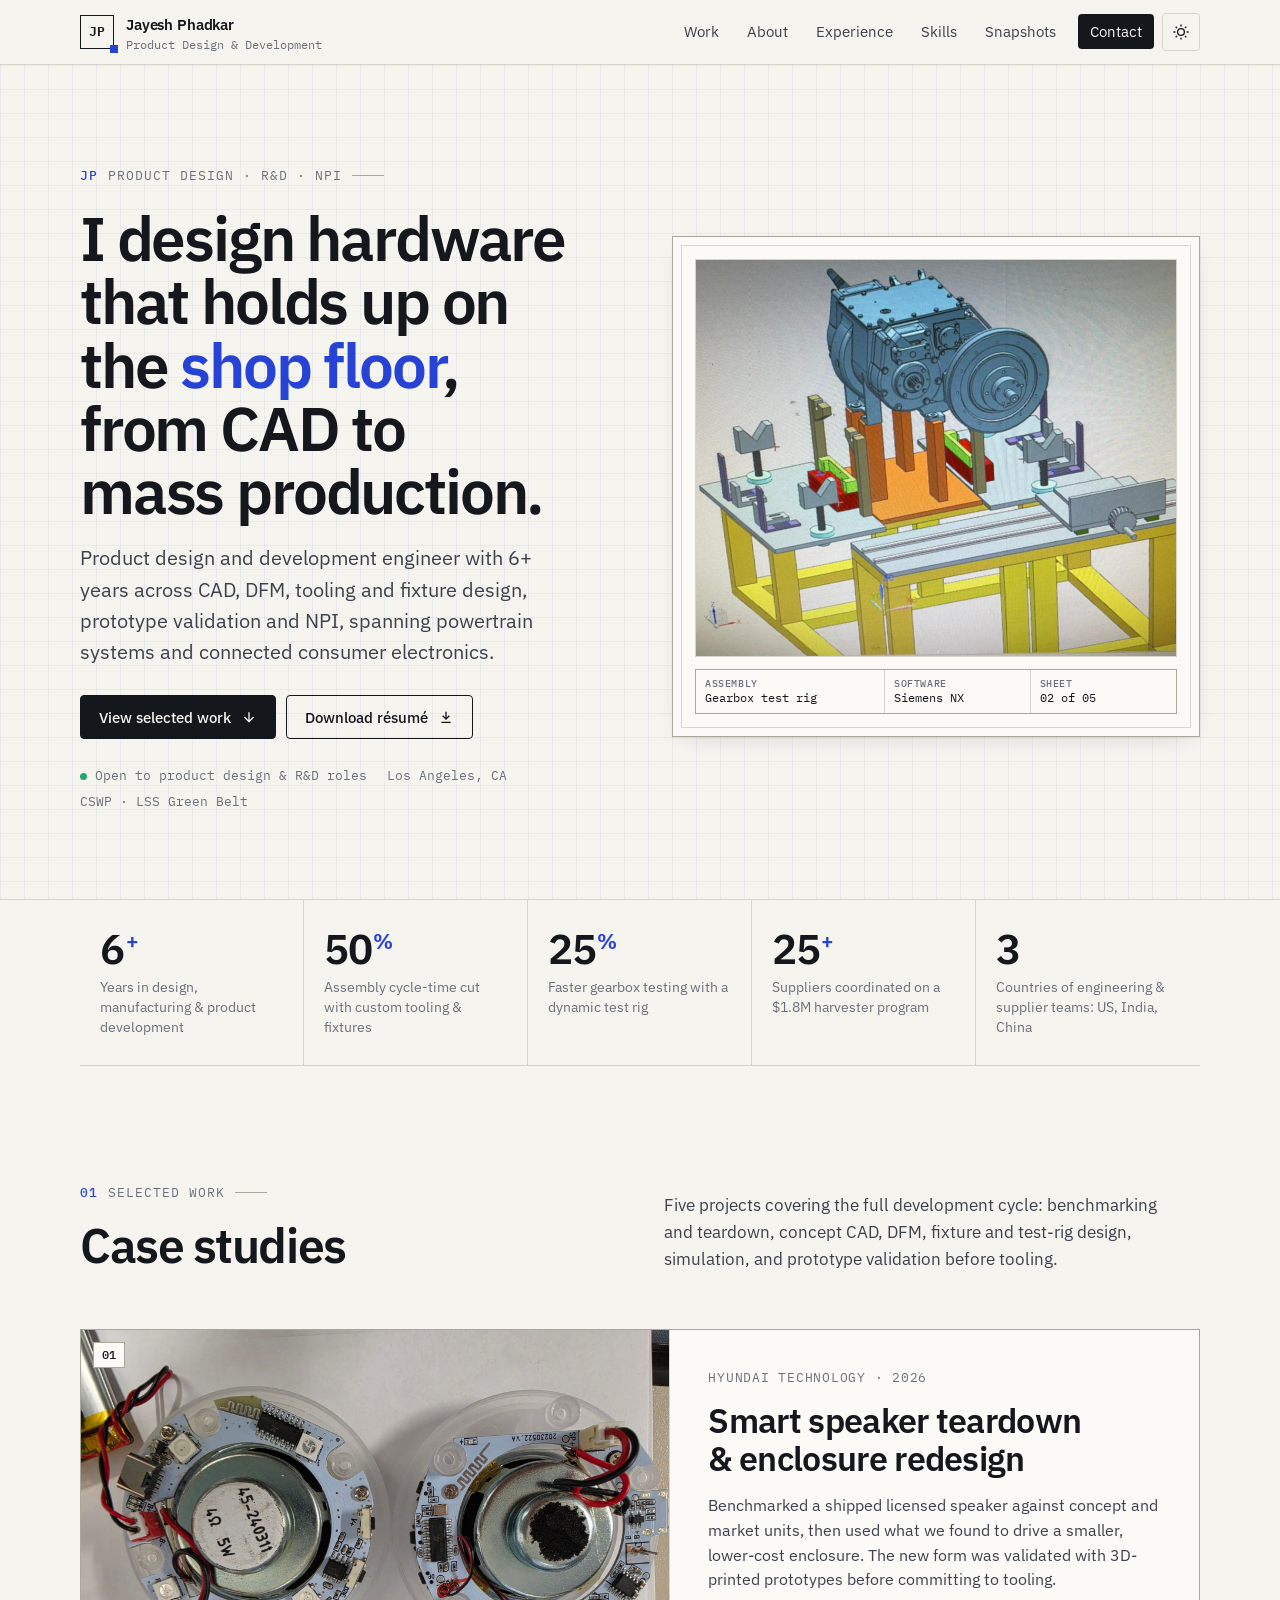
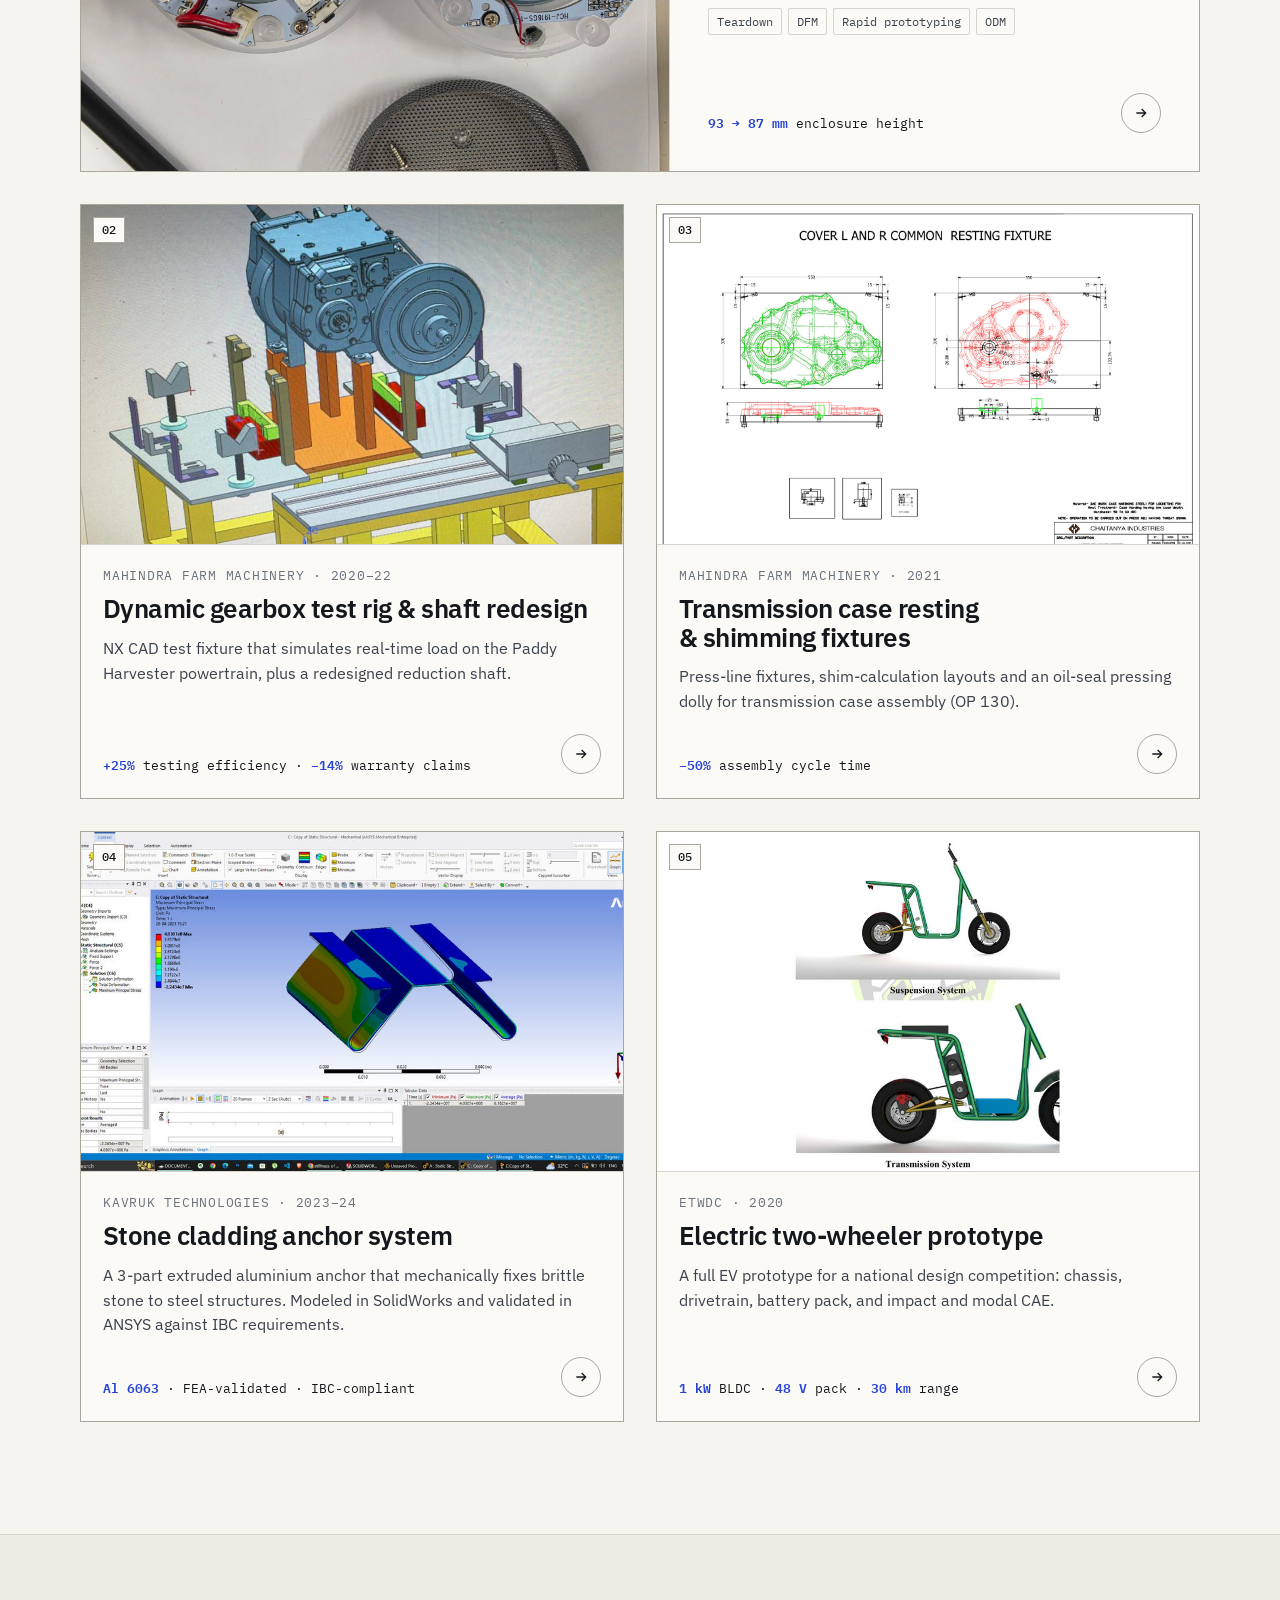
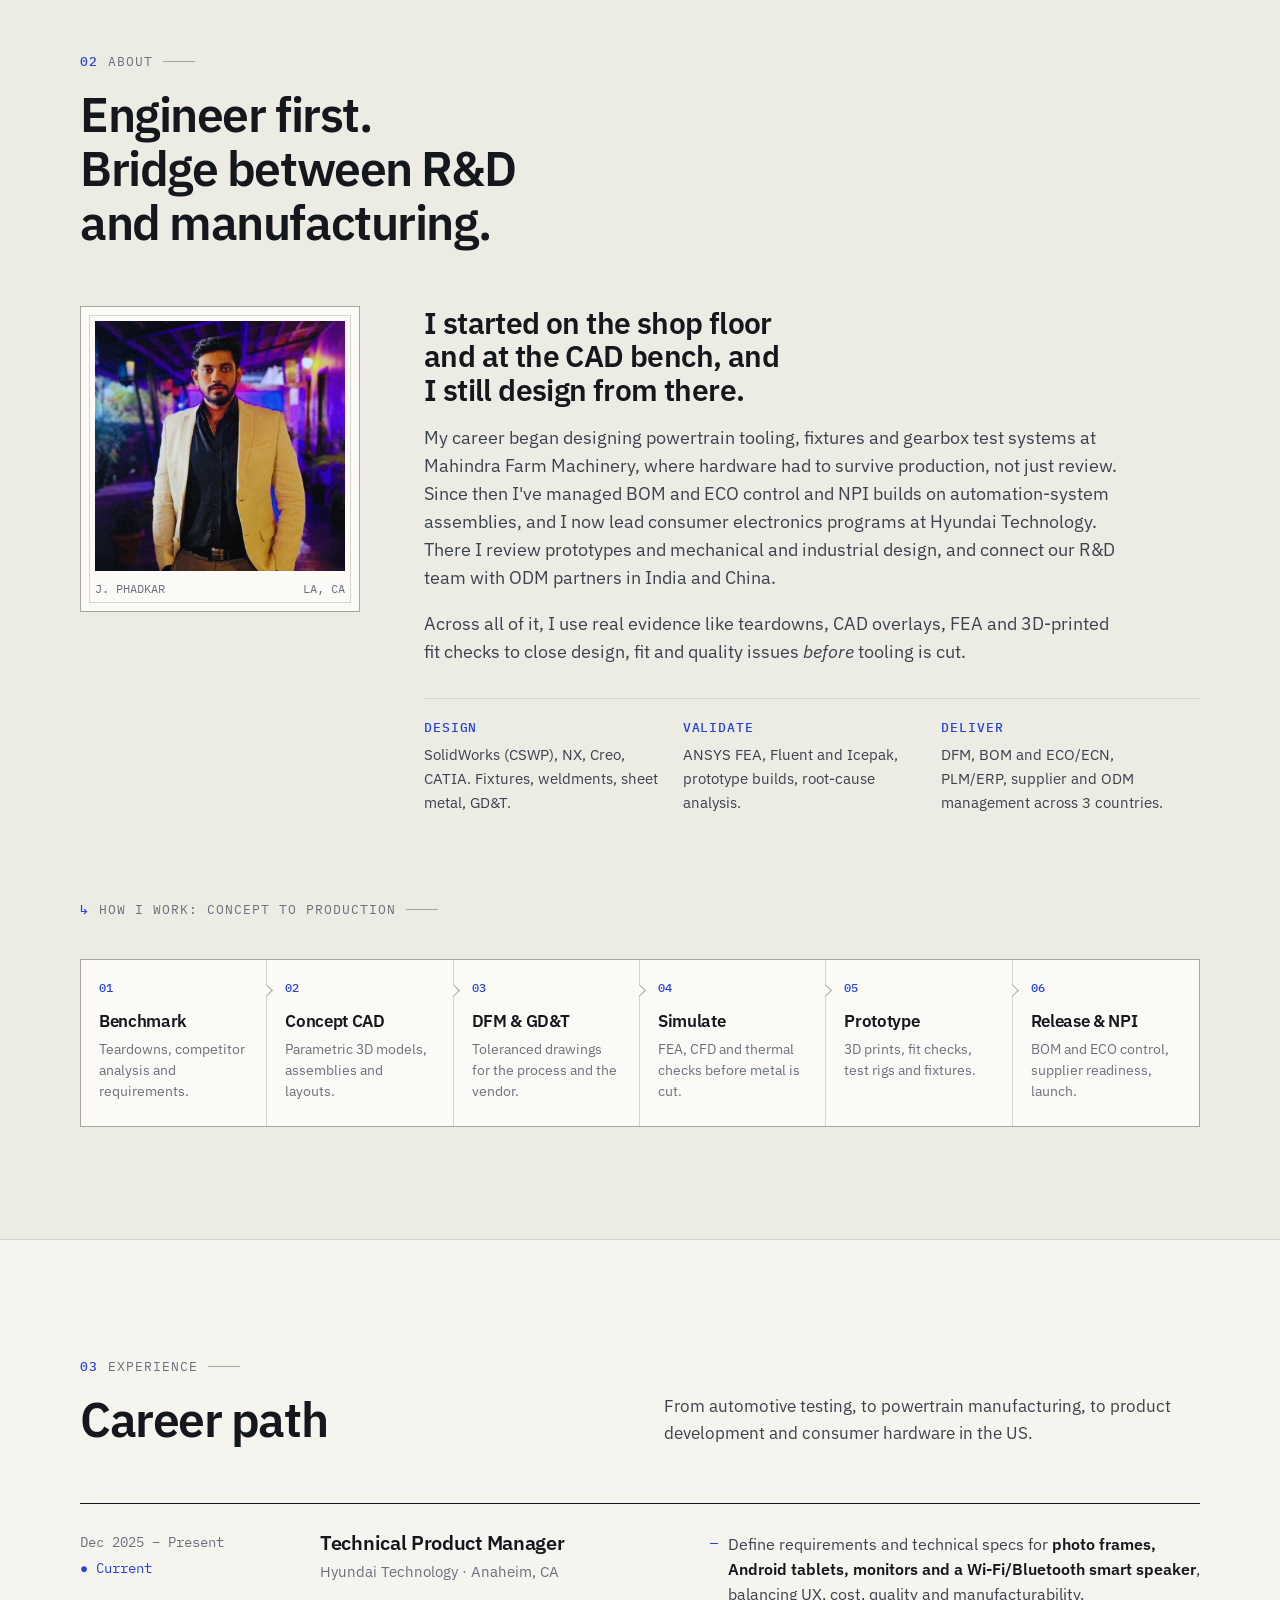
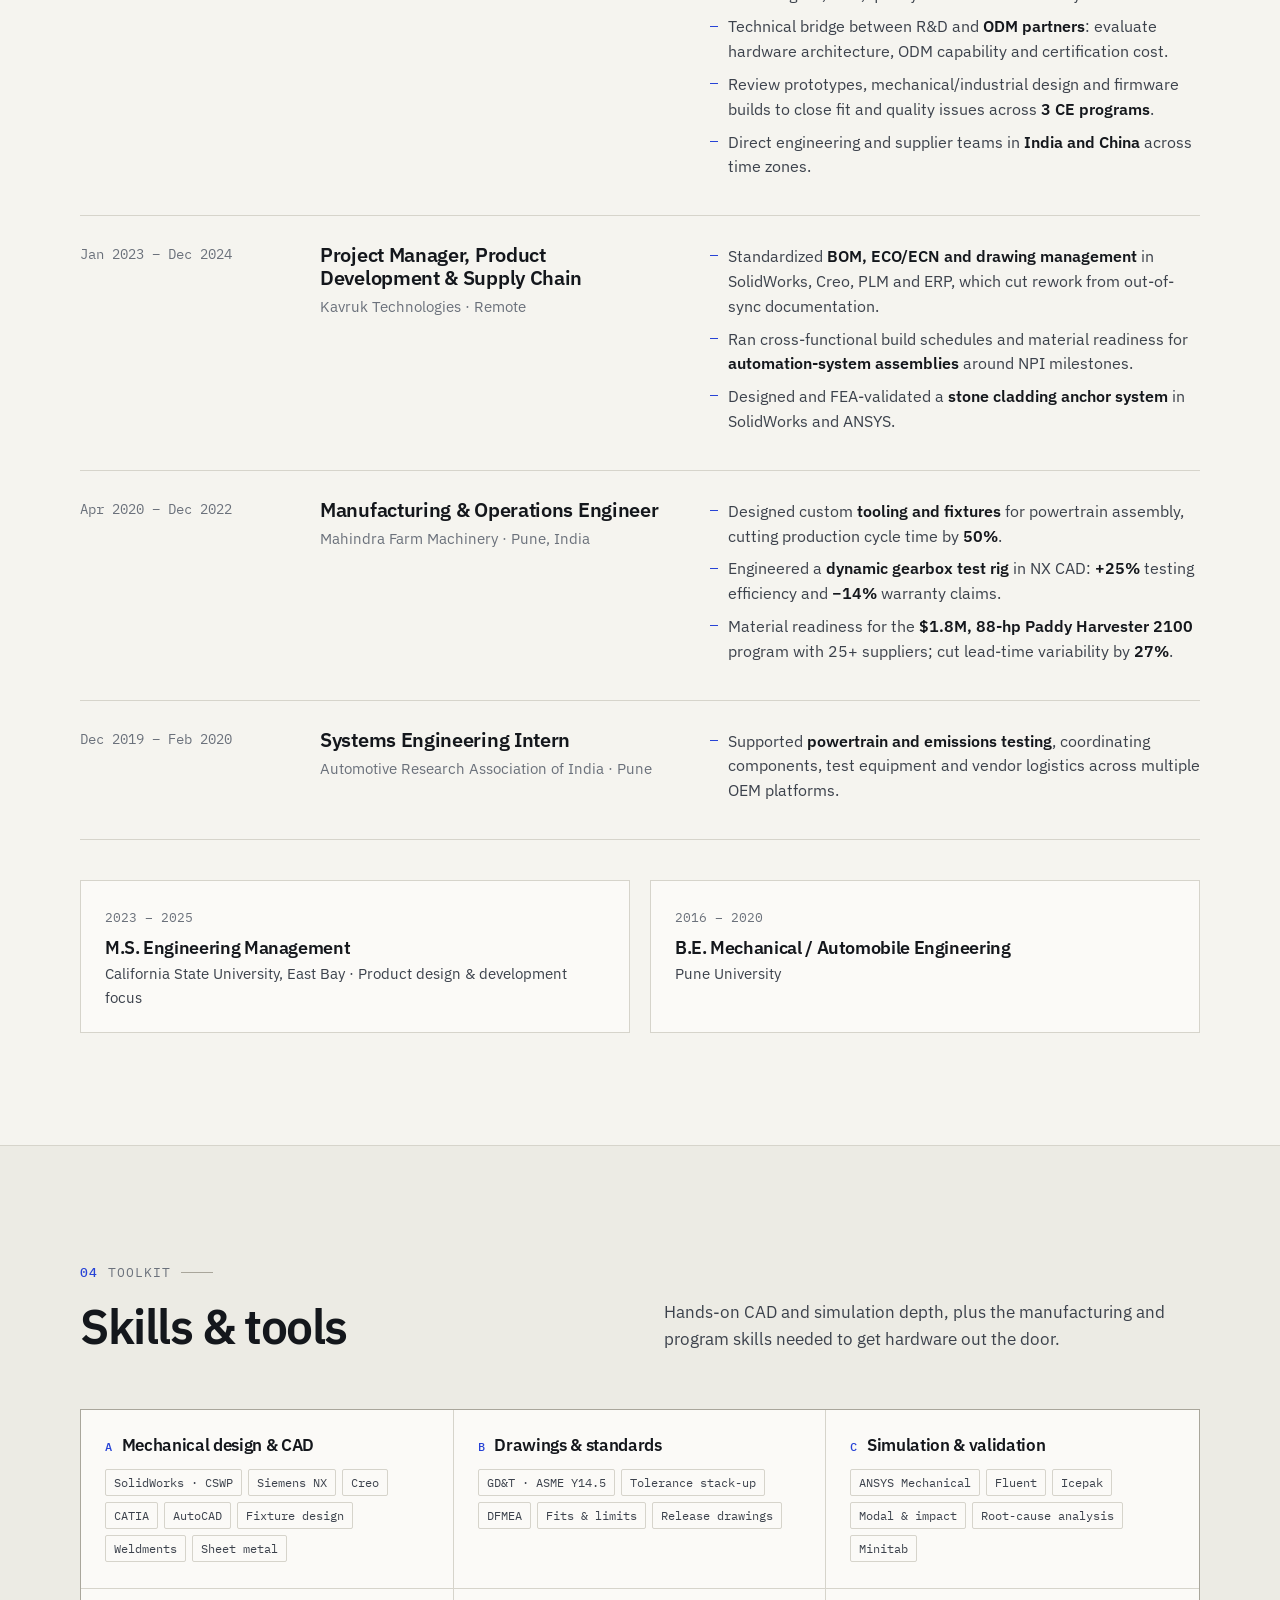
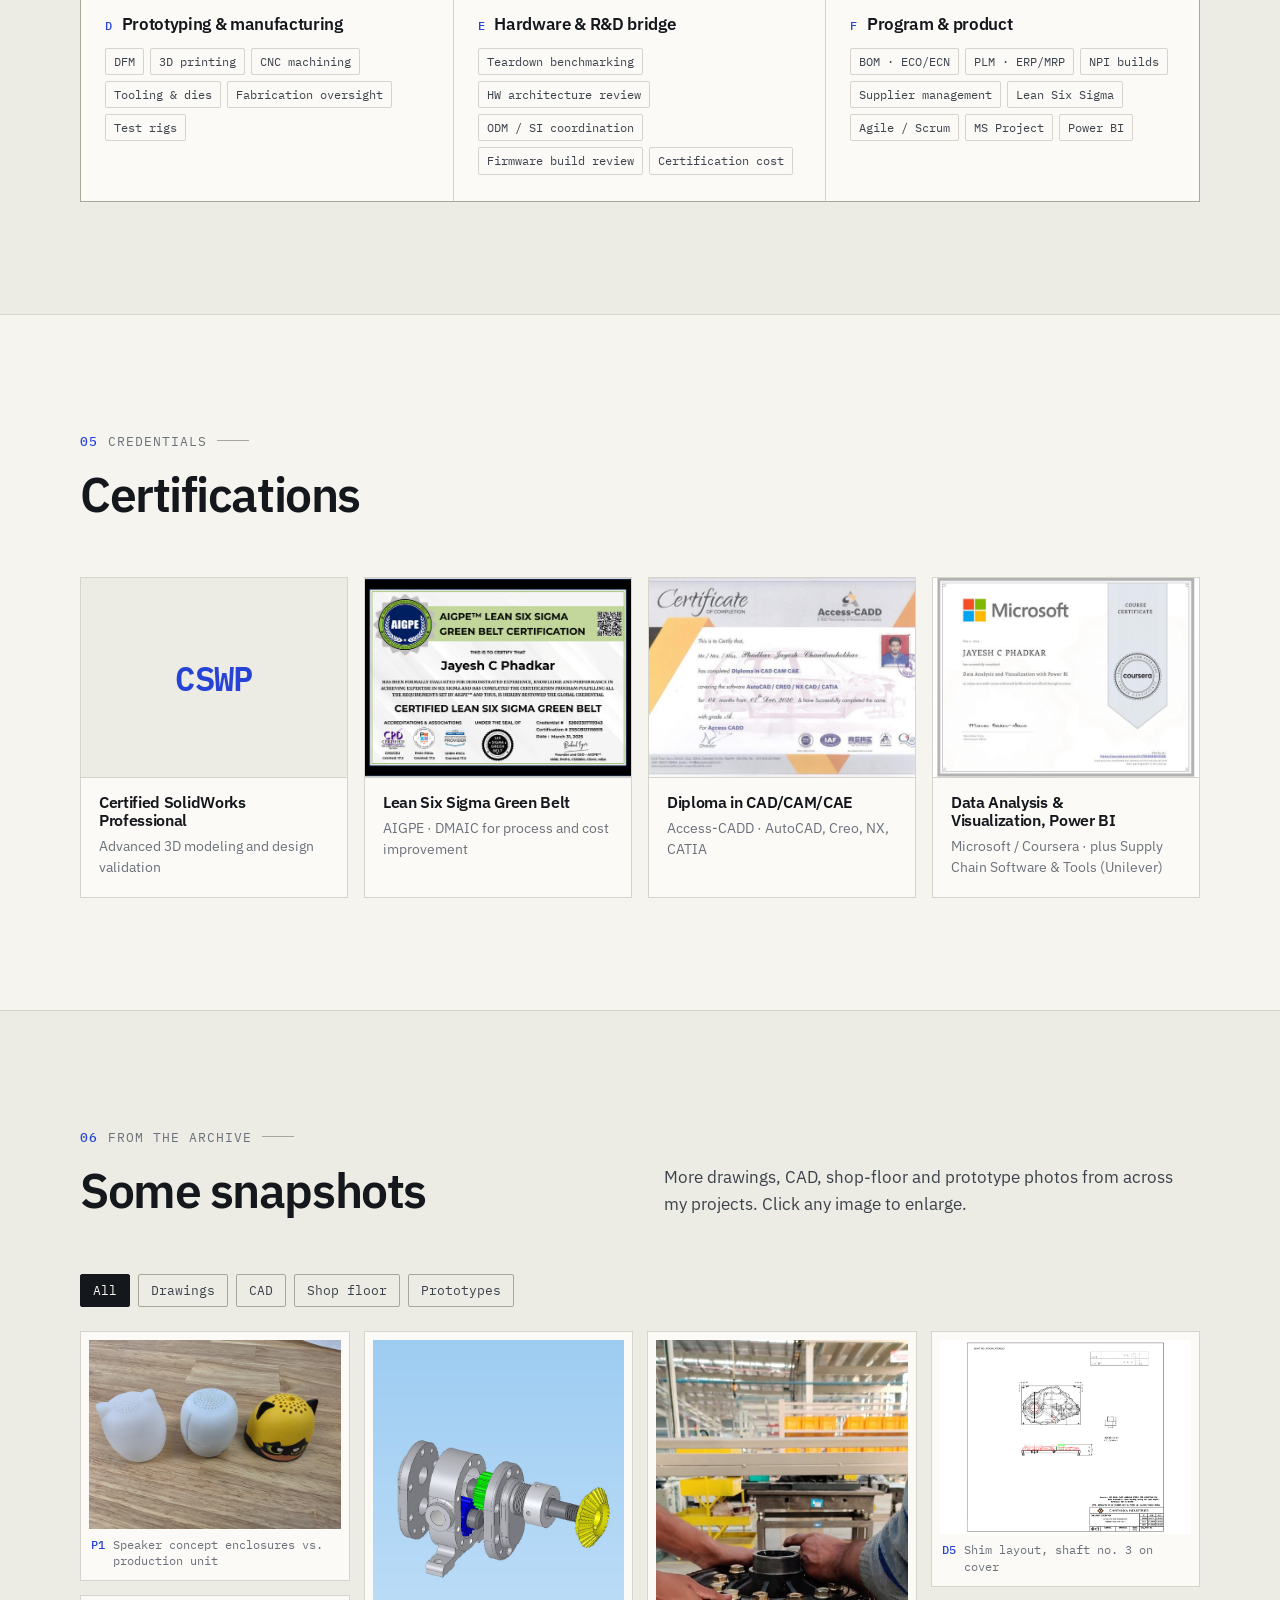
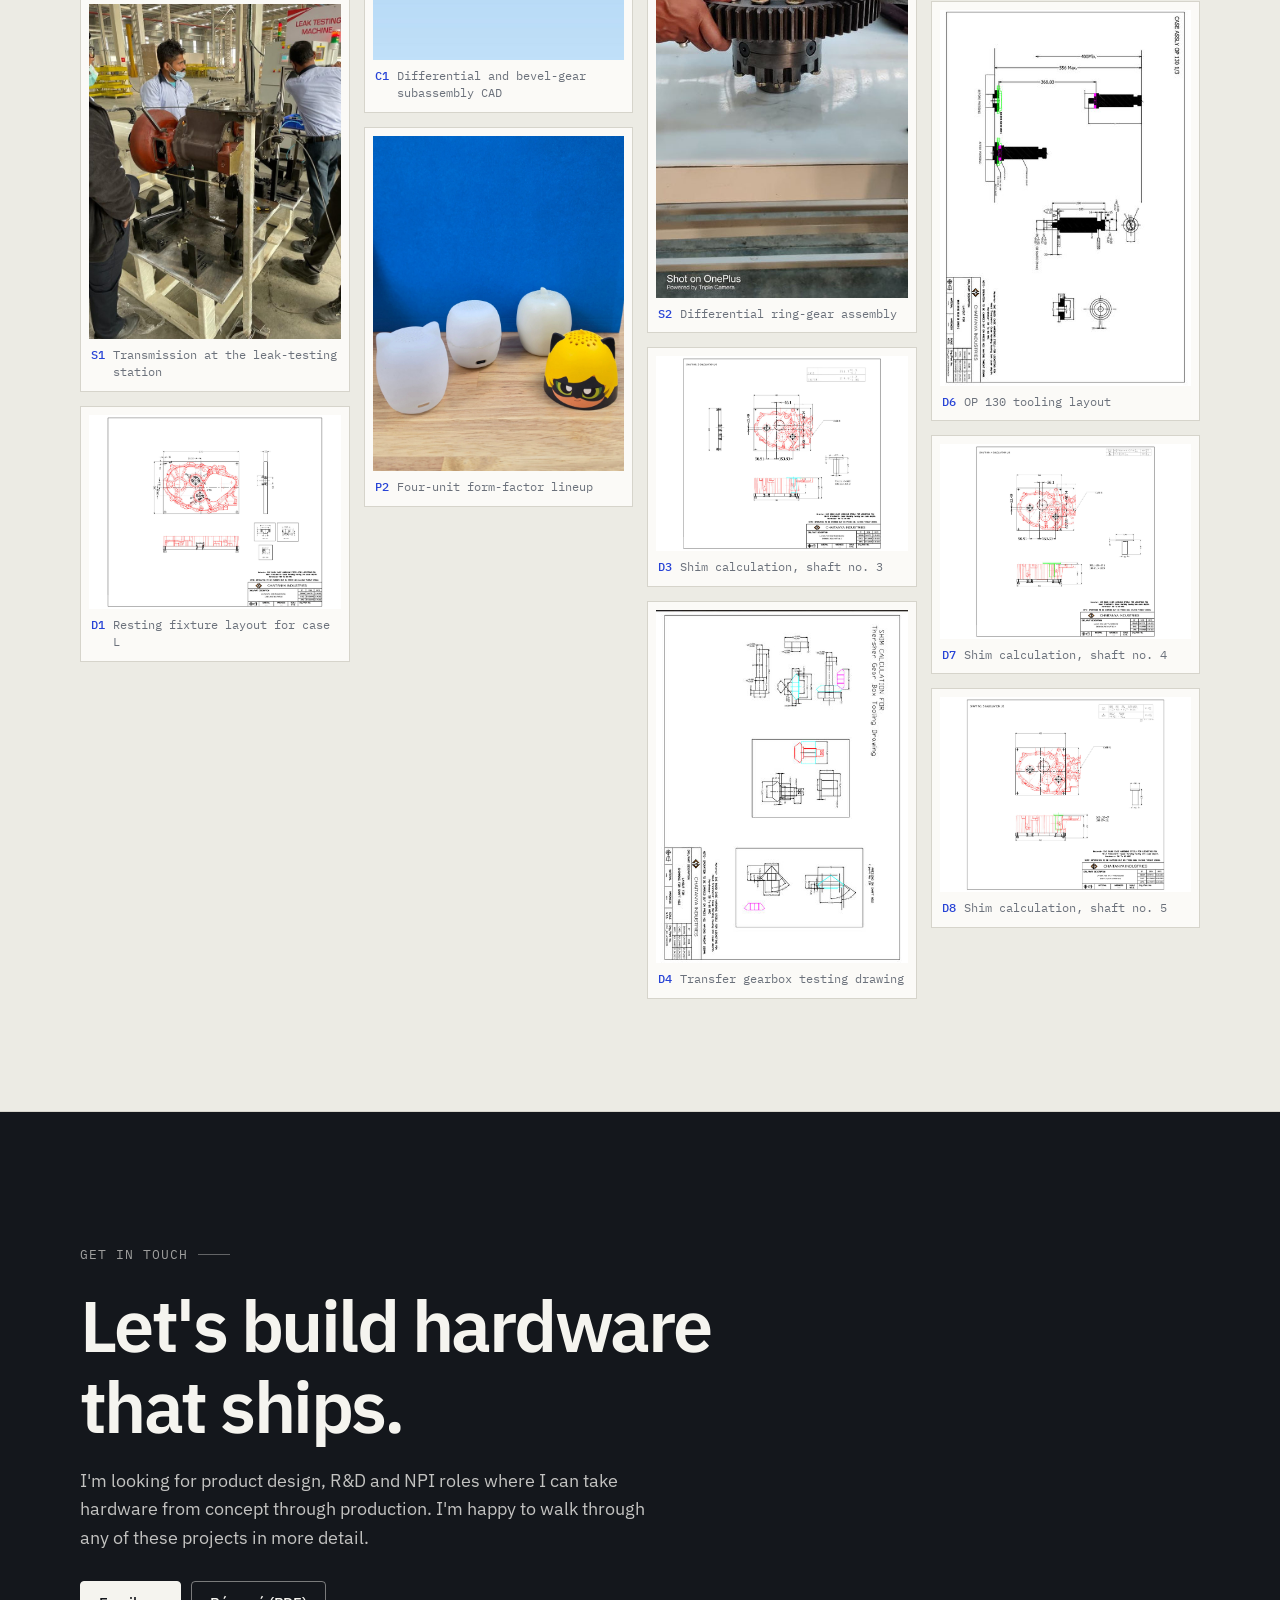
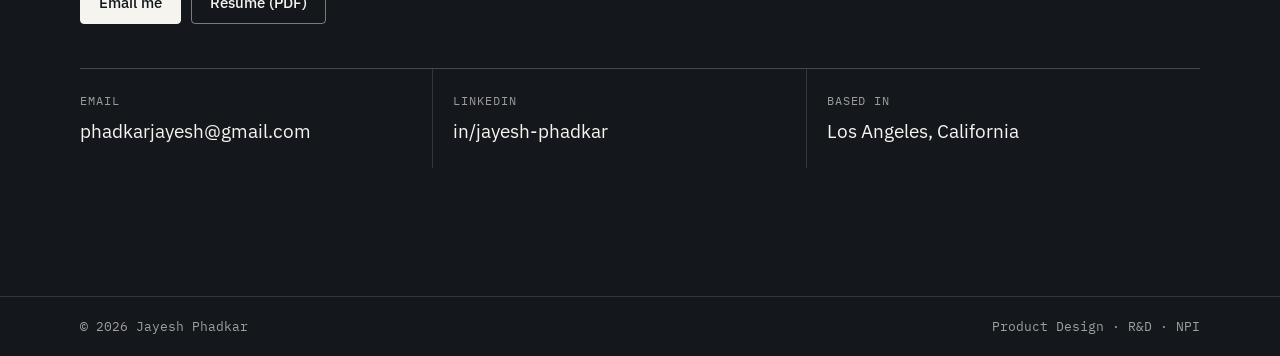
<file: index.html>
<!doctype html>
<html lang="en" class="no-js">
<head>
  <meta charset="utf-8">
  <meta name="viewport" content="width=device-width, initial-scale=1">
  <title>Jayesh Phadkar | Product Design &amp; Development Engineer</title>
  <meta name="description" content="Portfolio of Jayesh Phadkar, a product design and development engineer with 6+ years across CAD, DFM, tooling and fixture design, prototyping and NPI for powertrain and consumer electronics hardware.">
  <meta name="author" content="Jayesh Phadkar">
  <meta property="og:type" content="website">
  <meta property="og:title" content="Jayesh Phadkar | Product Design &amp; Development Engineer">
  <meta property="og:description" content="CAD, DFM, tooling and fixture design, prototyping and NPI, from powertrain test rigs to consumer electronics.">
  <meta property="og:image" content="assets/img/hero-gearbox-rig.jpg">
  <meta name="theme-color" content="#f5f4ef">
  <link rel="icon" href="assets/img/favicon.svg" type="image/svg+xml">
  <link rel="preconnect" href="https://fonts.googleapis.com">
  <link rel="preconnect" href="https://fonts.gstatic.com" crossorigin>
  <link href="https://fonts.googleapis.com/css2?family=IBM+Plex+Mono:wght@400;500;600&family=IBM+Plex+Sans:wght@400;500;600;700&display=swap" rel="stylesheet">
  <link rel="stylesheet" href="assets/css/style.css">
</head>
<body>
<a class="skip" href="#main">Skip to content</a>

<header class="site-header">
  <nav class="wrap nav" aria-label="Primary">
    <a class="brand" href="#top" aria-label="Jayesh Phadkar, home">
      <span class="brand-mark">JP</span>
      <span>
        <span class="brand-name">Jayesh Phadkar</span>
        <span class="brand-role">Product Design &amp; Development</span>
      </span>
    </a>
    <div class="nav-right">
      <ul class="nav-links">
        <li><a href="#work">Work</a></li>
        <li><a href="#about">About</a></li>
        <li><a href="#experience">Experience</a></li>
        <li><a href="#skills">Skills</a></li>
        <li><a href="#snapshots">Snapshots</a></li>
        <li><a class="nav-cta" href="#contact">Contact</a></li>
      </ul>
      <button class="icon-btn" data-theme-toggle aria-label="Toggle dark mode">
        <svg viewBox="0 0 24 24" fill="none" stroke="currentColor" stroke-width="1.8"><circle cx="12" cy="12" r="4.5"/><path d="M12 2v2.5M12 19.5V22M2 12h2.5M19.5 12H22M4.9 4.9l1.8 1.8M17.3 17.3l1.8 1.8M4.9 19.1l1.8-1.8M17.3 6.7l1.8-1.8"/></svg>
      </button>
      <button class="icon-btn menu-btn" data-menu aria-label="Open menu" aria-expanded="false">
        <svg viewBox="0 0 24 24" fill="none" stroke="currentColor" stroke-width="1.8"><path d="M4 7h16M4 12h16M4 17h16"/></svg>
      </button>
    </div>
  </nav>
</header>

<main id="main">

  <!-- ============ HERO ============ -->
  <section class="hero" id="top">
    <div class="wrap hero-grid">
      <div>
        <span class="eyebrow"><span class="num">JP</span> Product Design · R&amp;D · NPI</span>
        <h1>I design hardware that holds up on the <span class="accent">shop floor</span>, from CAD to mass production.</h1>
        <p class="lede">Product design and development engineer with 6+ years across CAD, DFM, tooling and fixture design, prototype validation and NPI, spanning powertrain systems and connected consumer electronics.</p>
        <div class="hero-actions">
          <a class="btn btn-primary" href="#work">View selected work
            <svg viewBox="0 0 24 24" fill="none" stroke="currentColor" stroke-width="2"><path d="M12 5v14M5 12l7 7 7-7"/></svg>
          </a>
          <a class="btn btn-ghost" href="assets/Jayesh_Phadkar_Resume.pdf" target="_blank" rel="noopener">Download résumé
            <svg viewBox="0 0 24 24" fill="none" stroke="currentColor" stroke-width="2"><path d="M12 4v11M7 10l5 5 5-5M5 20h14"/></svg>
          </a>
        </div>
        <div class="hero-meta">
          <span><i></i>Open to product design &amp; R&amp;D roles</span>
          <span>Los Angeles, CA</span>
          <span>CSWP · LSS Green Belt</span>
        </div>
      </div>

      <figure class="sheet hero-figure reveal" style="margin:0">
        <img src="assets/img/hero-gearbox-rig.jpg" alt="Siemens NX CAD model of a harvester gearbox mounted on a dynamic test rig with V-block supports, clamp fixtures and a T-slot sliding carriage" width="1836" height="1500" style="object-position:center">
        <div class="titleblock">
          <div><b>Assembly</b><span>Gearbox test rig</span></div>
          <div><b>Software</b><span>Siemens NX</span></div>
          <div><b>Sheet</b><span>02 of 05</span></div>
        </div>
      </figure>
    </div>
  </section>

  <!-- ============ STATS ============ -->
  <div class="wrap">
    <div class="stats">
      <div class="stat"><div class="stat-num">6<sup>+</sup></div><div class="stat-label">Years in design, manufacturing &amp; product development</div></div>
      <div class="stat"><div class="stat-num">50<sup>%</sup></div><div class="stat-label">Assembly cycle-time cut with custom tooling &amp; fixtures</div></div>
      <div class="stat"><div class="stat-num">25<sup>%</sup></div><div class="stat-label">Faster gearbox testing with a dynamic test rig</div></div>
      <div class="stat"><div class="stat-num">25<sup>+</sup></div><div class="stat-label">Suppliers coordinated on a $1.8M harvester program</div></div>
      <div class="stat"><div class="stat-num">3</div><div class="stat-label">Countries of engineering &amp; supplier teams: US, India, China</div></div>
    </div>
  </div>

  <!-- ============ WORK ============ -->
  <section class="section" id="work">
    <div class="wrap">
      <div class="section-head">
        <div>
          <span class="eyebrow"><span class="num">01</span> Selected work</span>
          <h2>Case studies</h2>
        </div>
        <p>Five projects covering the full development cycle: benchmarking and teardown, concept CAD, DFM, fixture and test-rig design, simulation, and prototype validation before tooling.</p>
      </div>

      <div class="work-list">
        <a class="work-card feature reveal" href="work/smart-speaker.html">
          <div class="work-media">
            <img src="assets/img/speaker-teardown-pcb.jpg" alt="Two opened speaker bases showing ring-shaped PCBs around the driver" loading="lazy">
            <span class="work-no">01</span>
          </div>
          <div class="work-body">
            <span class="work-kicker">Hyundai Technology · 2026</span>
            <h3>Smart speaker teardown &amp; enclosure redesign</h3>
            <p>Benchmarked a shipped licensed speaker against concept and market units, then used what we found to drive a smaller, lower-cost enclosure. The new form was validated with 3D-printed prototypes before committing to tooling.</p>
            <div class="tags"><span class="tag">Teardown</span><span class="tag">DFM</span><span class="tag">Rapid prototyping</span><span class="tag">ODM</span></div>
            <div class="work-foot">
              <span class="work-metric"><b>93 → 87 mm</b> enclosure height</span>
              <span class="work-arrow" aria-hidden="true"><svg viewBox="0 0 24 24" fill="none" stroke="currentColor" stroke-width="2"><path d="M5 12h14M13 6l6 6-6 6"/></svg></span>
            </div>
          </div>
        </a>

        <div class="work-grid">
          <a class="work-card reveal" href="work/gearbox-test-rig.html">
            <div class="work-media">
              <img src="assets/img/gearbox-rig-iso.jpg" alt="NX CAD model of a gearbox mounted on a test rig with V-block supports and a welded frame" loading="lazy" style="object-position:center 45%">
              <span class="work-no">02</span>
            </div>
            <div class="work-body">
              <span class="work-kicker">Mahindra Farm Machinery · 2020–22</span>
              <h3>Dynamic gearbox test rig &amp; shaft redesign</h3>
              <p>NX CAD test fixture that simulates real-time load on the Paddy Harvester powertrain, plus a redesigned reduction shaft.</p>
              <div class="work-foot">
                <span class="work-metric"><b>+25%</b> testing efficiency · <b>−14%</b> warranty claims</span>
                <span class="work-arrow" aria-hidden="true"><svg viewBox="0 0 24 24" fill="none" stroke="currentColor" stroke-width="2"><path d="M5 12h14M13 6l6 6-6 6"/></svg></span>
              </div>
            </div>
          </a>

          <a class="work-card reveal" href="work/transmission-fixtures.html">
            <div class="work-media">
              <img src="assets/img/fixture-dwg-cover-lr.jpg" alt="Fixture layout drawing for a common cover L and R resting fixture" loading="lazy" style="object-position:center 30%">
              <span class="work-no">03</span>
            </div>
            <div class="work-body">
              <span class="work-kicker">Mahindra Farm Machinery · 2021</span>
              <h3>Transmission case resting &amp; shimming fixtures</h3>
              <p>Press-line fixtures, shim-calculation layouts and an oil-seal pressing dolly for transmission case assembly (OP 130).</p>
              <div class="work-foot">
                <span class="work-metric"><b>−50%</b> assembly cycle time</span>
                <span class="work-arrow" aria-hidden="true"><svg viewBox="0 0 24 24" fill="none" stroke="currentColor" stroke-width="2"><path d="M5 12h14M13 6l6 6-6 6"/></svg></span>
              </div>
            </div>
          </a>

          <a class="work-card reveal" href="work/cladding-anchor.html">
            <div class="work-media">
              <img src="assets/img/anchor-ansys.jpg" alt="ANSYS stress contour plot on an aluminium anchor bracket" loading="lazy">
              <span class="work-no">04</span>
            </div>
            <div class="work-body">
              <span class="work-kicker">Kavruk Technologies · 2023–24</span>
              <h3>Stone cladding anchor system</h3>
              <p>A 3-part extruded aluminium anchor that mechanically fixes brittle stone to steel structures. Modeled in SolidWorks and validated in ANSYS against IBC requirements.</p>
              <div class="work-foot">
                <span class="work-metric"><b>Al 6063</b> · FEA-validated · IBC-compliant</span>
                <span class="work-arrow" aria-hidden="true"><svg viewBox="0 0 24 24" fill="none" stroke="currentColor" stroke-width="2"><path d="M5 12h14M13 6l6 6-6 6"/></svg></span>
              </div>
            </div>
          </a>

          <a class="work-card reveal" href="work/electric-two-wheeler.html">
            <div class="work-media">
              <img src="assets/img/ev-cad-systems.jpg" alt="CAD renders of an electric two-wheeler's suspension and transmission systems" loading="lazy" style="object-fit:contain;background:#fff">
              <span class="work-no">05</span>
            </div>
            <div class="work-body">
              <span class="work-kicker">ETWDC · 2020</span>
              <h3>Electric two-wheeler prototype</h3>
              <p>A full EV prototype for a national design competition: chassis, drivetrain, battery pack, and impact and modal CAE.</p>
              <div class="work-foot">
                <span class="work-metric"><b>1 kW</b> BLDC · <b>48 V</b> pack · <b>30 km</b> range</span>
                <span class="work-arrow" aria-hidden="true"><svg viewBox="0 0 24 24" fill="none" stroke="currentColor" stroke-width="2"><path d="M5 12h14M13 6l6 6-6 6"/></svg></span>
              </div>
            </div>
          </a>
        </div>
      </div>
    </div>
  </section>

  <!-- ============ ABOUT ============ -->
  <section class="section section-alt" id="about">
    <div class="wrap">
      <div class="section-head">
        <div>
          <span class="eyebrow"><span class="num">02</span> About</span>
          <h2>Engineer first. Bridge between R&amp;D and manufacturing.</h2>
        </div>
      </div>

      <div class="about-grid">
        <figure class="sheet portrait reveal" style="margin:0">
          <img src="assets/img/headshot.jpg" alt="Portrait of Jayesh Phadkar" width="391" height="391">
          <figcaption><span>J. PHADKAR</span><span>LA, CA</span></figcaption>
        </figure>

        <div class="about-body">
          <h3>I started on the shop floor and at the CAD bench, and I still design from there.</h3>
          <p>My career began designing powertrain tooling, fixtures and gearbox test systems at Mahindra Farm Machinery, where hardware had to survive production, not just review. Since then I've managed BOM and ECO control and NPI builds on automation-system assemblies, and I now lead consumer electronics programs at Hyundai Technology. There I review prototypes and mechanical and industrial design, and connect our R&amp;D team with ODM partners in India and China.</p>
          <p>Across all of it, I use real evidence like teardowns, CAD overlays, FEA and 3D-printed fit checks to close design, fit and quality issues <em>before</em> tooling is cut.</p>

          <div class="about-cols">
            <div><h4>Design</h4><p>SolidWorks (CSWP), NX, Creo, CATIA. Fixtures, weldments, sheet metal, GD&amp;T.</p></div>
            <div><h4>Validate</h4><p>ANSYS FEA, Fluent and Icepak, prototype builds, root-cause analysis.</p></div>
            <div><h4>Deliver</h4><p>DFM, BOM and ECO/ECN, PLM/ERP, supplier and ODM management across 3 countries.</p></div>
          </div>
        </div>
      </div>

      <div style="margin-top: clamp(48px, 7vw, 80px)">
        <span class="eyebrow" style="margin-bottom:20px"><span class="num">↳</span> How I work: concept to production</span>
        <div class="process reveal" style="margin-top:20px">
          <div class="step"><h4>Benchmark</h4><p>Teardowns, competitor analysis and requirements.</p></div>
          <div class="step"><h4>Concept CAD</h4><p>Parametric 3D models, assemblies and layouts.</p></div>
          <div class="step"><h4>DFM &amp; GD&amp;T</h4><p>Toleranced drawings for the process and the vendor.</p></div>
          <div class="step"><h4>Simulate</h4><p>FEA, CFD and thermal checks before metal is cut.</p></div>
          <div class="step"><h4>Prototype</h4><p>3D prints, fit checks, test rigs and fixtures.</p></div>
          <div class="step"><h4>Release &amp; NPI</h4><p>BOM and ECO control, supplier readiness, launch.</p></div>
        </div>
      </div>
    </div>
  </section>

  <!-- ============ EXPERIENCE ============ -->
  <section class="section" id="experience">
    <div class="wrap">
      <div class="section-head">
        <div>
          <span class="eyebrow"><span class="num">03</span> Experience</span>
          <h2>Career path</h2>
        </div>
        <p>From automotive testing, to powertrain manufacturing, to product development and consumer hardware in the US.</p>
      </div>

      <div class="xp">
        <div class="xp-row reveal">
          <div class="xp-date">Dec 2025 – Present<br><span class="now">● Current</span></div>
          <div class="xp-role"><h3>Technical Product Manager</h3><div class="co">Hyundai Technology · Anaheim, CA</div></div>
          <ul class="xp-points">
            <li>Define requirements and technical specs for <b>photo frames, Android tablets, monitors and a Wi-Fi/Bluetooth smart speaker</b>, balancing UX, cost, quality and manufacturability.</li>
            <li>Technical bridge between R&amp;D and <b>ODM partners</b>: evaluate hardware architecture, ODM capability and certification cost.</li>
            <li>Review prototypes, mechanical/industrial design and firmware builds to close fit and quality issues across <b>3 CE programs</b>.</li>
            <li>Direct engineering and supplier teams in <b>India and China</b> across time zones.</li>
          </ul>
        </div>
        <div class="xp-row reveal">
          <div class="xp-date">Jan 2023 – Dec 2024</div>
          <div class="xp-role"><h3>Project Manager, Product Development &amp; Supply Chain</h3><div class="co">Kavruk Technologies · Remote</div></div>
          <ul class="xp-points">
            <li>Standardized <b>BOM, ECO/ECN and drawing management</b> in SolidWorks, Creo, PLM and ERP, which cut rework from out-of-sync documentation.</li>
            <li>Ran cross-functional build schedules and material readiness for <b>automation-system assemblies</b> around NPI milestones.</li>
            <li>Designed and FEA-validated a <b>stone cladding anchor system</b> in SolidWorks and ANSYS.</li>
          </ul>
        </div>
        <div class="xp-row reveal">
          <div class="xp-date">Apr 2020 – Dec 2022</div>
          <div class="xp-role"><h3>Manufacturing &amp; Operations Engineer</h3><div class="co">Mahindra Farm Machinery · Pune, India</div></div>
          <ul class="xp-points">
            <li>Designed custom <b>tooling and fixtures</b> for powertrain assembly, cutting production cycle time by <b>50%</b>.</li>
            <li>Engineered a <b>dynamic gearbox test rig</b> in NX CAD: <b>+25%</b> testing efficiency and <b>−14%</b> warranty claims.</li>
            <li>Material readiness for the <b>$1.8M, 88-hp Paddy Harvester 2100</b> program with 25+ suppliers; cut lead-time variability by <b>27%</b>.</li>
          </ul>
        </div>
        <div class="xp-row reveal">
          <div class="xp-date">Dec 2019 – Feb 2020</div>
          <div class="xp-role"><h3>Systems Engineering Intern</h3><div class="co">Automotive Research Association of India · Pune</div></div>
          <ul class="xp-points">
            <li>Supported <b>powertrain and emissions testing</b>, coordinating components, test equipment and vendor logistics across multiple OEM platforms.</li>
          </ul>
        </div>
      </div>

      <div class="edu">
        <div class="edu-card reveal">
          <span class="mono">2023 – 2025</span>
          <h4>M.S. Engineering Management</h4>
          <p>California State University, East Bay · Product design &amp; development focus</p>
        </div>
        <div class="edu-card reveal">
          <span class="mono">2016 – 2020</span>
          <h4>B.E. Mechanical / Automobile Engineering</h4>
          <p>Pune University</p>
        </div>
      </div>
    </div>
  </section>

  <!-- ============ SKILLS ============ -->
  <section class="section section-alt" id="skills">
    <div class="wrap">
      <div class="section-head">
        <div>
          <span class="eyebrow"><span class="num">04</span> Toolkit</span>
          <h2>Skills &amp; tools</h2>
        </div>
        <p>Hands-on CAD and simulation depth, plus the manufacturing and program skills needed to get hardware out the door.</p>
      </div>

      <div class="skills reveal">
        <div class="skill">
          <h4><span class="mono">A</span>Mechanical design &amp; CAD</h4>
          <div class="tags"><span class="tag">SolidWorks · CSWP</span><span class="tag">Siemens NX</span><span class="tag">Creo</span><span class="tag">CATIA</span><span class="tag">AutoCAD</span><span class="tag">Fixture design</span><span class="tag">Weldments</span><span class="tag">Sheet metal</span></div>
        </div>
        <div class="skill">
          <h4><span class="mono">B</span>Drawings &amp; standards</h4>
          <div class="tags"><span class="tag">GD&amp;T · ASME Y14.5</span><span class="tag">Tolerance stack-up</span><span class="tag">DFMEA</span><span class="tag">Fits &amp; limits</span><span class="tag">Release drawings</span></div>
        </div>
        <div class="skill">
          <h4><span class="mono">C</span>Simulation &amp; validation</h4>
          <div class="tags"><span class="tag">ANSYS Mechanical</span><span class="tag">Fluent</span><span class="tag">Icepak</span><span class="tag">Modal &amp; impact</span><span class="tag">Root-cause analysis</span><span class="tag">Minitab</span></div>
        </div>
        <div class="skill">
          <h4><span class="mono">D</span>Prototyping &amp; manufacturing</h4>
          <div class="tags"><span class="tag">DFM</span><span class="tag">3D printing</span><span class="tag">CNC machining</span><span class="tag">Tooling &amp; dies</span><span class="tag">Fabrication oversight</span><span class="tag">Test rigs</span></div>
        </div>
        <div class="skill">
          <h4><span class="mono">E</span>Hardware &amp; R&amp;D bridge</h4>
          <div class="tags"><span class="tag">Teardown benchmarking</span><span class="tag">HW architecture review</span><span class="tag">ODM / SI coordination</span><span class="tag">Firmware build review</span><span class="tag">Certification cost</span></div>
        </div>
        <div class="skill">
          <h4><span class="mono">F</span>Program &amp; product</h4>
          <div class="tags"><span class="tag">BOM · ECO/ECN</span><span class="tag">PLM · ERP/MRP</span><span class="tag">NPI builds</span><span class="tag">Supplier management</span><span class="tag">Lean Six Sigma</span><span class="tag">Agile / Scrum</span><span class="tag">MS Project</span><span class="tag">Power BI</span></div>
        </div>
      </div>
    </div>
  </section>

  <!-- ============ CERTIFICATIONS ============ -->
  <section class="section" id="certifications">
    <div class="wrap">
      <div class="section-head">
        <div>
          <span class="eyebrow"><span class="num">05</span> Credentials</span>
          <h2>Certifications</h2>
        </div>
      </div>
      <div class="certs">
        <div class="cert reveal">
          <div class="cert-img blank"><span>CSWP</span></div>
          <div class="cert-body"><h4>Certified SolidWorks Professional</h4><p>Advanced 3D modeling and design validation</p></div>
        </div>
        <div class="cert reveal">
          <figure class="cert-img" style="margin:0"><img src="assets/img/cert-lss.jpg" alt="Lean Six Sigma Green Belt certificate" loading="lazy"><figcaption hidden>Lean Six Sigma Green Belt (AIGPE)</figcaption></figure>
          <div class="cert-body"><h4>Lean Six Sigma Green Belt</h4><p>AIGPE · DMAIC for process and cost improvement</p></div>
        </div>
        <div class="cert reveal">
          <figure class="cert-img" style="margin:0"><img src="assets/img/cert-cadcam.jpg" alt="Diploma in CAD/CAM/CAE certificate" loading="lazy"><figcaption hidden>Diploma in CAD/CAM/CAE (Access-CADD)</figcaption></figure>
          <div class="cert-body"><h4>Diploma in CAD/CAM/CAE</h4><p>Access-CADD · AutoCAD, Creo, NX, CATIA</p></div>
        </div>
        <div class="cert reveal">
          <figure class="cert-img" style="margin:0"><img src="assets/img/cert-powerbi.jpg" alt="Data Analysis and Visualization with Power BI certificate" loading="lazy"><figcaption hidden>Data Analysis &amp; Visualization with Power BI (Microsoft / Coursera)</figcaption></figure>
          <div class="cert-body"><h4>Data Analysis &amp; Visualization, Power BI</h4><p>Microsoft / Coursera · plus Supply Chain Software &amp; Tools (Unilever)</p></div>
        </div>
      </div>
    </div>
  </section>

  <!-- ============ SOME SNAPSHOTS ============ -->
  <section class="section section-alt" id="snapshots">
    <div class="wrap">
      <div class="section-head">
        <div>
          <span class="eyebrow"><span class="num">06</span> From the archive</span>
          <h2>Some snapshots</h2>
        </div>
        <p>More drawings, CAD, shop-floor and prototype photos from across my projects. Click any image to enlarge.</p>
      </div>

      <div class="snap-filters" role="group" aria-label="Filter snapshots">
        <button data-filter="all" aria-pressed="true">All</button>
        <button data-filter="drawings" aria-pressed="false">Drawings</button>
        <button data-filter="cad" aria-pressed="false">CAD</button>
        <button data-filter="shop" aria-pressed="false">Shop floor</button>
        <button data-filter="proto" aria-pressed="false">Prototypes</button>
      </div>

      <div class="snaps">
        <figure class="snap" data-cat="proto"><img src="assets/img/speaker-concepts-wood.jpg" alt="Two white concept speaker enclosures next to a finished character-branded speaker" loading="lazy"><figcaption><b>P1</b>Speaker concept enclosures vs. production unit</figcaption></figure>
        <figure class="snap" data-cat="shop"><img src="assets/img/snap-shopfloor-leak-test.jpg" alt="Engineers working on a transmission at a leak-testing machine" loading="lazy"><figcaption><b>S1</b>Transmission at the leak-testing station</figcaption></figure>
        <figure class="snap" data-cat="drawings"><img src="assets/img/snap-fixture-dwg-case-l.jpg" alt="Resting fixture layout drawing for transmission case L" loading="lazy"><figcaption><b>D1</b>Resting fixture layout for case L</figcaption></figure>
        <figure class="snap" data-cat="cad"><img src="assets/img/snap-diff-cad.jpg" alt="3D CAD model of a differential assembly with bevel gear" loading="lazy"><figcaption><b>C1</b>Differential and bevel-gear subassembly CAD</figcaption></figure>
        <figure class="snap" data-cat="proto"><img src="assets/img/speaker-benchmark-4.jpg" alt="Four speaker units lined up for benchmarking: three white prototypes and one branded unit" loading="lazy"><figcaption><b>P2</b>Four-unit form-factor lineup</figcaption></figure>
        <figure class="snap" data-cat="shop"><img src="assets/img/snap-diff-ring-gear.jpg" alt="Hands assembling a differential ring gear" loading="lazy"><figcaption><b>S2</b>Differential ring-gear assembly</figcaption></figure>
        <figure class="snap" data-cat="drawings"><img src="assets/img/snap-fixture-dwg-shaft3.jpg" alt="Shimming calculation layout for shaft 3" loading="lazy"><figcaption><b>D3</b>Shim calculation, shaft no. 3</figcaption></figure>
        <figure class="snap" data-cat="drawings"><img src="assets/img/snap-gearbox-test-drawing.jpg" alt="Drawing sheet for transfer gearbox testing fixture" loading="lazy"><figcaption><b>D4</b>Transfer gearbox testing drawing</figcaption></figure>
        <figure class="snap" data-cat="drawings"><img src="assets/img/snap-fixture-dwg-shaft3-cover.jpg" alt="Shimming layout for shaft 3 on cover" loading="lazy"><figcaption><b>D5</b>Shim layout, shaft no. 3 on cover</figcaption></figure>
        <figure class="snap" data-cat="drawings"><img src="assets/img/snap-op130-layout.jpg" alt="OP 130 tooling layout drawing" loading="lazy"><figcaption><b>D6</b>OP 130 tooling layout</figcaption></figure>
        <figure class="snap" data-cat="drawings"><img src="assets/img/snap-fixture-dwg-shaft4.jpg" alt="Shimming calculation layout for shaft 4" loading="lazy"><figcaption><b>D7</b>Shim calculation, shaft no. 4</figcaption></figure>
        <figure class="snap" data-cat="drawings"><img src="assets/img/snap-fixture-dwg-shaft5.jpg" alt="Shimming calculation layout for shaft 5" loading="lazy"><figcaption><b>D8</b>Shim calculation, shaft no. 5</figcaption></figure>
      </div>
    </div>
  </section>

  <!-- ============ CONTACT ============ -->
  <section class="contact" id="contact">
    <div class="wrap">
      <span class="eyebrow">Get in touch</span>
      <h2>Let's build hardware that ships.</h2>
      <p>I'm looking for product design, R&amp;D and NPI roles where I can take hardware from concept through production. I'm happy to walk through any of these projects in more detail.</p>
      <div class="hero-actions">
        <a class="btn btn-primary" href="mailto:phadkarjayesh@gmail.com">Email me</a>
        <a class="btn btn-ghost" href="assets/Jayesh_Phadkar_Resume.pdf" target="_blank" rel="noopener">Résumé (PDF)</a>
      </div>
      <div class="contact-links">
        <a href="mailto:phadkarjayesh@gmail.com"><span class="mono">Email</span><span>phadkarjayesh@gmail.com</span></a>
        <a href="https://www.linkedin.com/in/jayesh-phadkar/" target="_blank" rel="noopener"><span class="mono">LinkedIn</span><span>in/jayesh-phadkar</span></a>
        <a href="#top"><span class="mono">Based in</span><span>Los Angeles, California</span></a>
      </div>
    </div>
  </section>
</main>

<footer class="site-footer">
  <div class="wrap">
    <span>© <span data-year>2026</span> Jayesh Phadkar</span>
    <span>Product Design · R&amp;D · NPI</span>
  </div>
</footer>

<script src="assets/js/main.js"></script>
</body>
</html>
</file>
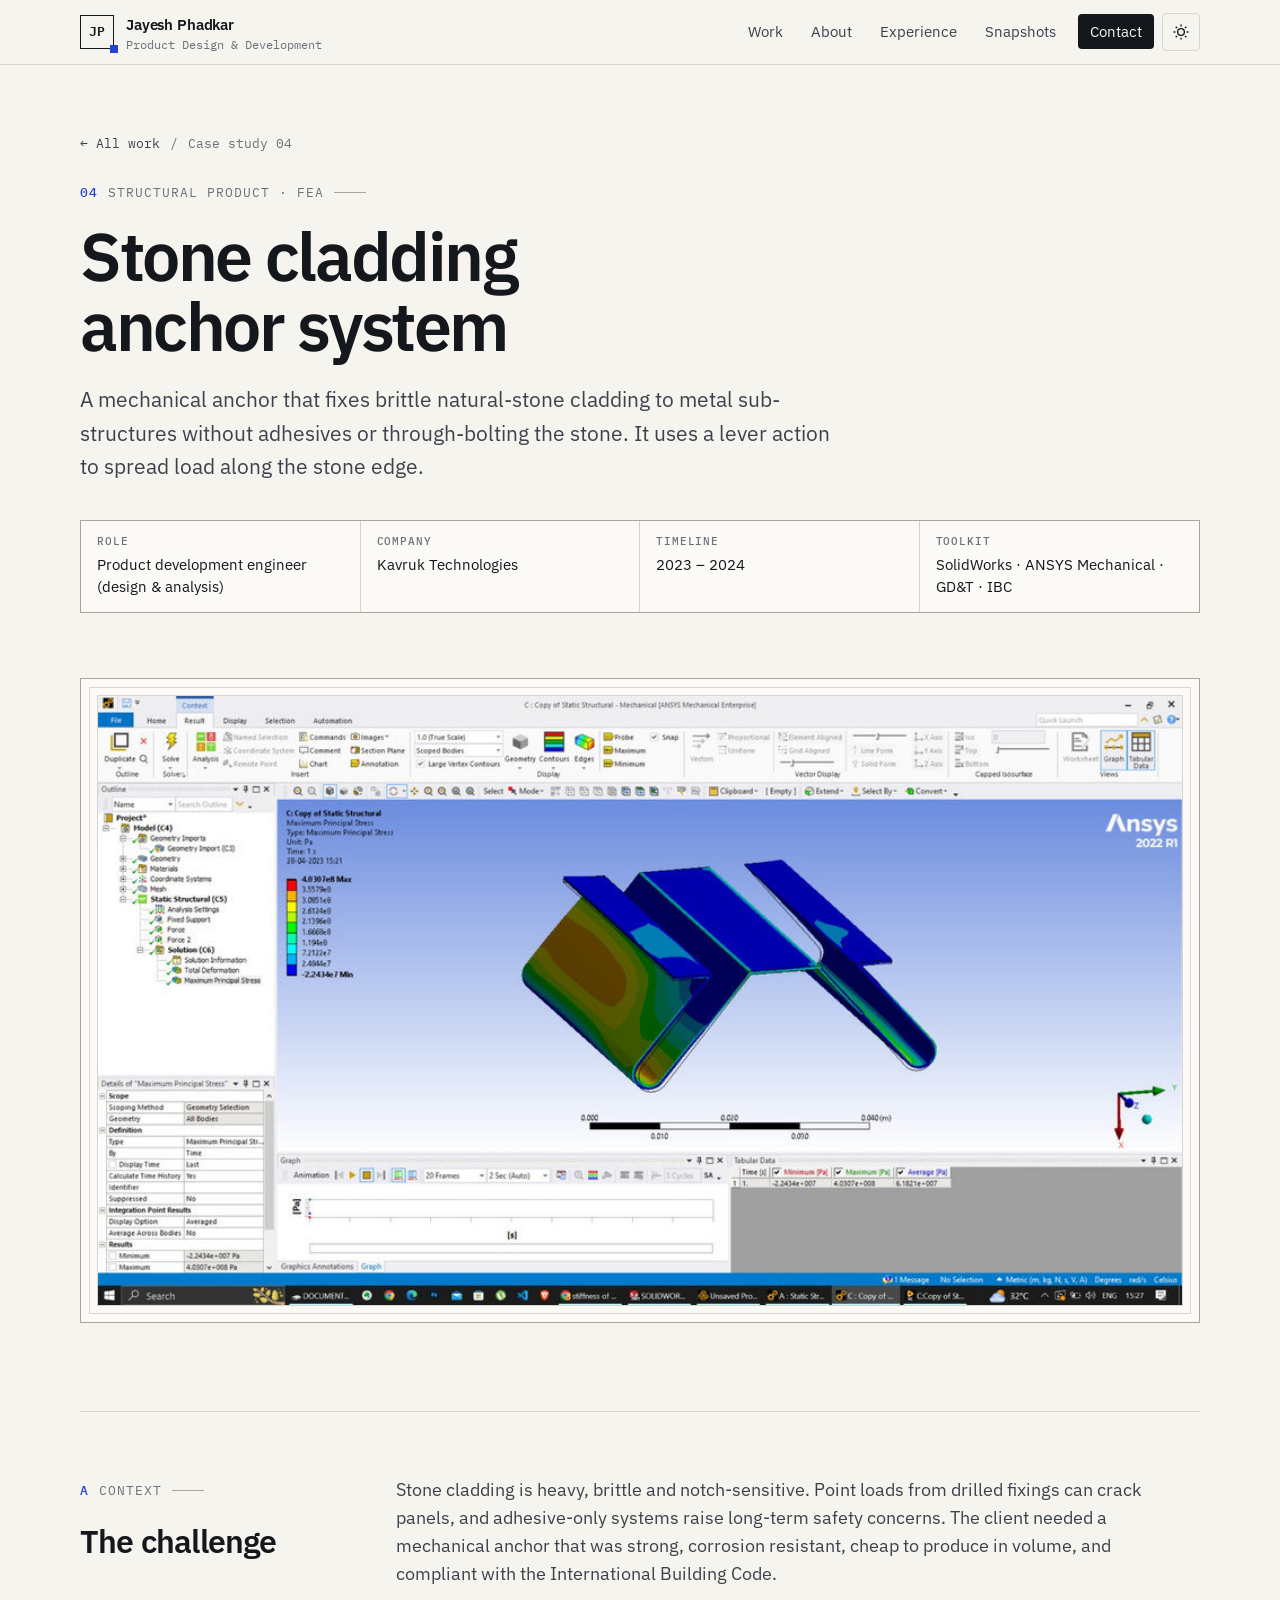
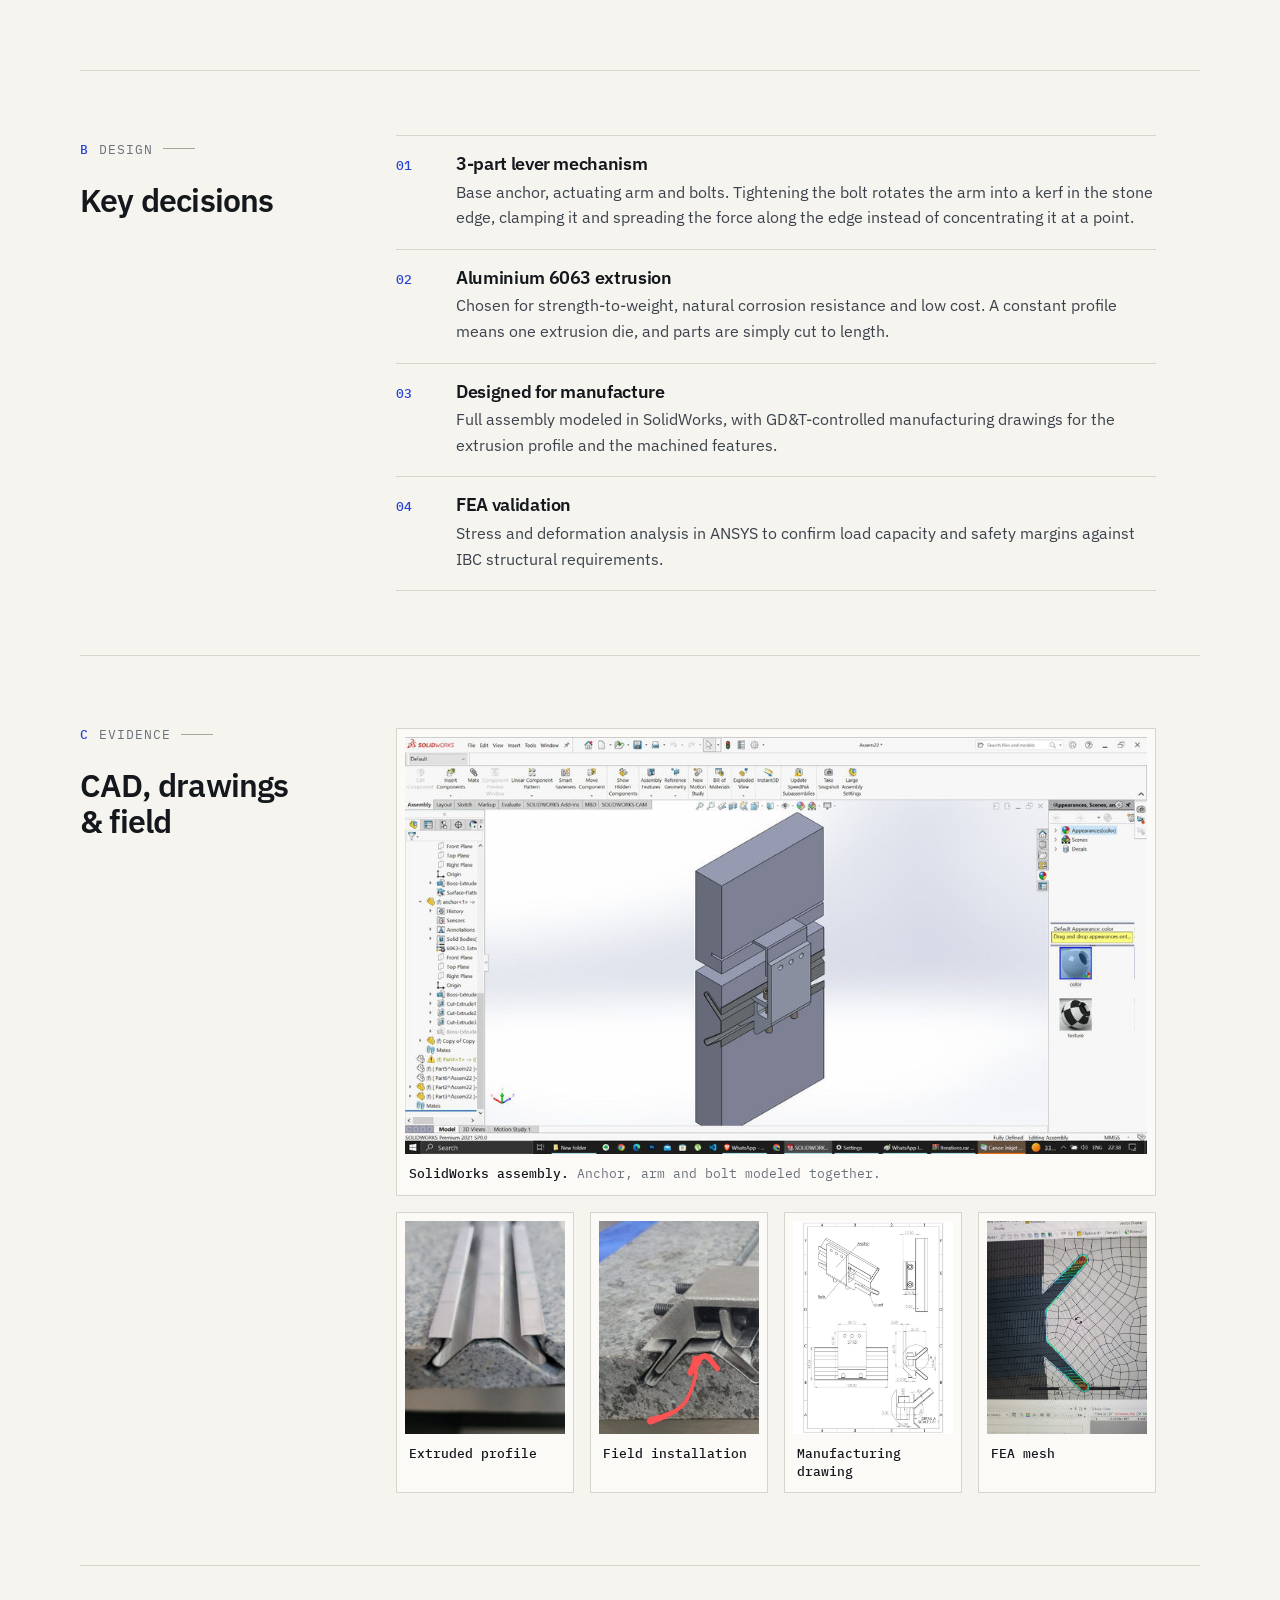
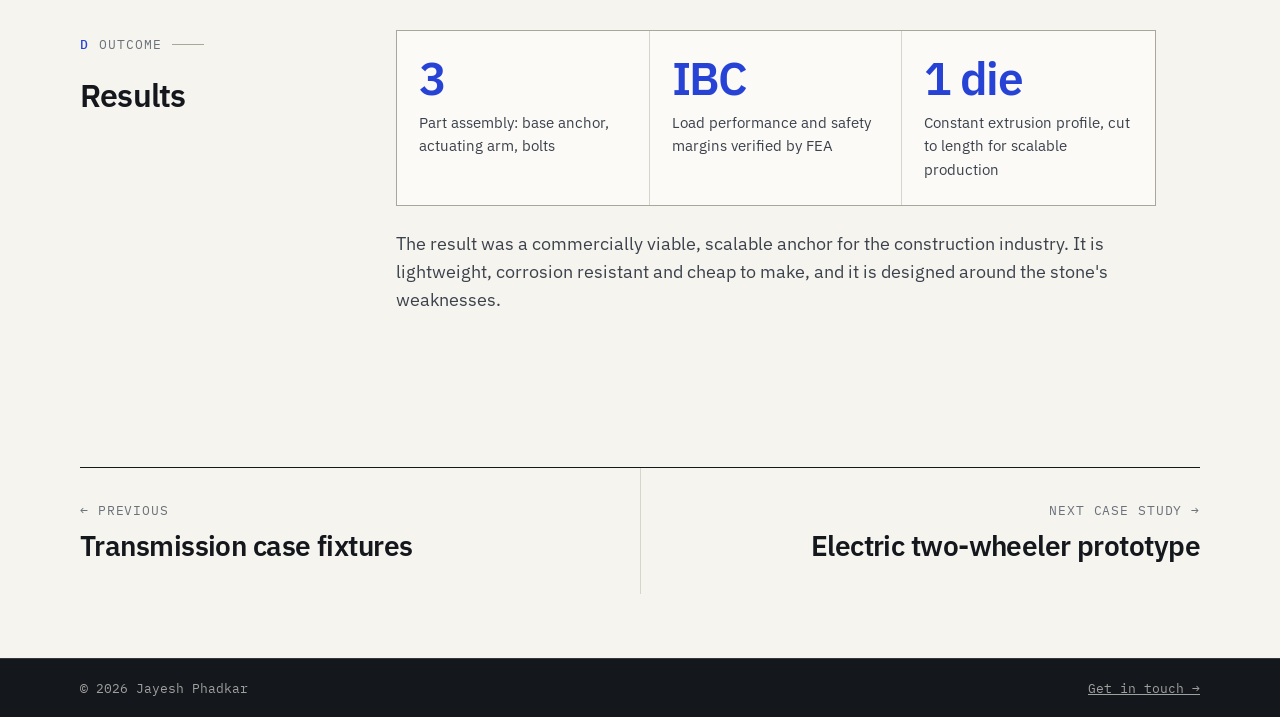
<file: work/cladding-anchor.html>
<!doctype html>
<html lang="en" class="no-js">
<head>
  <meta charset="utf-8">
  <meta name="viewport" content="width=device-width, initial-scale=1">
  <title>Stone Cladding Anchor System | Jayesh Phadkar</title>
  <meta name="description" content="Case study: a 3-part extruded aluminium 6063 anchor that mechanically fixes brittle stone cladding to steel structures, modeled in SolidWorks and validated with ANSYS FEA to IBC requirements.">
  <meta property="og:title" content="Stone Cladding Anchor System | Jayesh Phadkar">
  <meta property="og:image" content="../assets/img/anchor-ansys.jpg">
  <meta name="theme-color" content="#f5f4ef">
  <link rel="icon" href="../assets/img/favicon.svg" type="image/svg+xml">
  <link rel="preconnect" href="https://fonts.googleapis.com">
  <link rel="preconnect" href="https://fonts.gstatic.com" crossorigin>
  <link href="https://fonts.googleapis.com/css2?family=IBM+Plex+Mono:wght@400;500;600&family=IBM+Plex+Sans:wght@400;500;600;700&display=swap" rel="stylesheet">
  <link rel="stylesheet" href="../assets/css/style.css">
</head>
<body>
<a class="skip" href="#main">Skip to content</a>

<header class="site-header">
  <nav class="wrap nav" aria-label="Primary">
    <a class="brand" href="../index.html" aria-label="Jayesh Phadkar, home">
      <span class="brand-mark">JP</span>
      <span><span class="brand-name">Jayesh Phadkar</span><span class="brand-role">Product Design &amp; Development</span></span>
    </a>
    <div class="nav-right">
      <ul class="nav-links">
        <li><a href="../index.html#work">Work</a></li>
        <li><a href="../index.html#about">About</a></li>
        <li><a href="../index.html#experience">Experience</a></li>
        <li><a href="../index.html#snapshots">Snapshots</a></li>
        <li><a class="nav-cta" href="../index.html#contact">Contact</a></li>
      </ul>
      <button class="icon-btn" data-theme-toggle aria-label="Toggle dark mode"><svg viewBox="0 0 24 24" fill="none" stroke="currentColor" stroke-width="1.8"><circle cx="12" cy="12" r="4.5"/><path d="M12 2v2.5M12 19.5V22M2 12h2.5M19.5 12H22M4.9 4.9l1.8 1.8M17.3 17.3l1.8 1.8M4.9 19.1l1.8-1.8M17.3 6.7l1.8-1.8"/></svg></button>
      <button class="icon-btn menu-btn" data-menu aria-label="Open menu" aria-expanded="false"><svg viewBox="0 0 24 24" fill="none" stroke="currentColor" stroke-width="1.8"><path d="M4 7h16M4 12h16M4 17h16"/></svg></button>
    </div>
  </nav>
</header>

<main id="main" class="wrap">
  <section class="cs-hero">
    <div class="crumbs"><a href="../index.html#work">← All work</a><span>/</span><span>Case study 04</span></div>
    <span class="eyebrow"><span class="num">04</span> Structural product · FEA</span>
    <h1>Stone cladding anchor system</h1>
    <p class="lede">A mechanical anchor that fixes brittle natural-stone cladding to metal sub-structures without adhesives or through-bolting the stone. It uses a lever action to spread load along the stone edge.</p>

    <div class="cs-meta">
      <div><b>Role</b><span>Product development engineer (design &amp; analysis)</span></div>
      <div><b>Company</b><span>Kavruk Technologies</span></div>
      <div><b>Timeline</b><span>2023 – 2024</span></div>
      <div><b>Toolkit</b><span>SolidWorks · ANSYS Mechanical · GD&amp;T · IBC</span></div>
    </div>
  </section>

  <figure class="sheet cs-cover" style="margin-left:0;margin-right:0">
    <img src="../assets/img/anchor-ansys.jpg" alt="ANSYS equivalent stress contour on the anchor assembly" style="object-fit:contain;background:#fff">
  </figure>

  <section class="cs-block">
    <header><span class="eyebrow"><span class="num">A</span> Context</span><h2>The challenge</h2></header>
    <div class="cs-content">
      <p>Stone cladding is heavy, brittle and notch-sensitive. Point loads from drilled fixings can crack panels, and adhesive-only systems raise long-term safety concerns. The client needed a mechanical anchor that was strong, corrosion resistant, cheap to produce in volume, and compliant with the International Building Code.</p>
    </div>
  </section>

  <section class="cs-block">
    <header><span class="eyebrow"><span class="num">B</span> Design</span><h2>Key decisions</h2></header>
    <div class="cs-content">
      <ol class="steps">
        <li><div><h4>3-part lever mechanism</h4><p>Base anchor, actuating arm and bolts. Tightening the bolt rotates the arm into a kerf in the stone edge, clamping it and spreading the force along the edge instead of concentrating it at a point.</p></div></li>
        <li><div><h4>Aluminium 6063 extrusion</h4><p>Chosen for strength-to-weight, natural corrosion resistance and low cost. A constant profile means one extrusion die, and parts are simply cut to length.</p></div></li>
        <li><div><h4>Designed for manufacture</h4><p>Full assembly modeled in SolidWorks, with GD&amp;T-controlled manufacturing drawings for the extrusion profile and the machined features.</p></div></li>
        <li><div><h4>FEA validation</h4><p>Stress and deformation analysis in ANSYS to confirm load capacity and safety margins against IBC structural requirements.</p></div></li>
      </ol>
    </div>
  </section>

  <section class="cs-block">
    <header><span class="eyebrow"><span class="num">C</span> Evidence</span><h2>CAD, drawings &amp; field</h2></header>
    <div class="cs-content">
      <div class="gallery g2 contain">
        <figure class="wide"><img src="../assets/img/anchor-solidworks.jpg" alt="SolidWorks model of the anchor assembly" loading="lazy"><figcaption><b>SolidWorks assembly.</b> Anchor, arm and bolt modeled together.</figcaption></figure>
      </div>
      <div class="gallery g4" style="margin-top:16px">
        <figure class="tall"><img src="../assets/img/anchor-profile.jpg" alt="Extruded aluminium anchor profile on a stone slab" loading="lazy"><figcaption><b>Extruded profile</b></figcaption></figure>
        <figure class="tall"><img src="../assets/img/anchor-install.jpg" alt="Anchor installed in the kerf of a stone slab, arrow showing engagement" loading="lazy"><figcaption><b>Field installation</b></figcaption></figure>
        <figure class="tall"><img src="../assets/img/anchor-drawing.jpg" alt="Manufacturing drawing of the anchor" loading="lazy" style="object-fit:contain;background:#fff"><figcaption><b>Manufacturing drawing</b></figcaption></figure>
        <figure class="tall"><img src="../assets/img/anchor-mesh.jpg" alt="ANSYS mesh around the anchor arm in the stone kerf" loading="lazy"><figcaption><b>FEA mesh</b></figcaption></figure>
      </div>
    </div>
  </section>

  <section class="cs-block">
    <header><span class="eyebrow"><span class="num">D</span> Outcome</span><h2>Results</h2></header>
    <div class="cs-content">
      <div class="metrics">
        <div class="metric"><div class="metric-num">3</div><p>Part assembly: base anchor, actuating arm, bolts</p></div>
        <div class="metric"><div class="metric-num">IBC</div><p>Load performance and safety margins verified by FEA</p></div>
        <div class="metric"><div class="metric-num">1 die</div><p>Constant extrusion profile, cut to length for scalable production</p></div>
      </div>
      <p style="margin-top:24px">The result was a commercially viable, scalable anchor for the construction industry. It is lightweight, corrosion resistant and cheap to make, and it is designed around the stone's weaknesses.</p>
    </div>
  </section>

  <nav class="cs-next" aria-label="More case studies">
    <a href="transmission-fixtures.html"><span class="mono">← Previous</span><h3>Transmission case fixtures</h3></a>
    <a href="electric-two-wheeler.html"><span class="mono">Next case study →</span><h3>Electric two-wheeler prototype</h3></a>
  </nav>
</main>

<footer class="site-footer" style="margin-top:64px">
  <div class="wrap"><span>© <span data-year>2026</span> Jayesh Phadkar</span><a href="../index.html#contact">Get in touch →</a></div>
</footer>
<script src="../assets/js/main.js"></script>
</body>
</html>
</file>
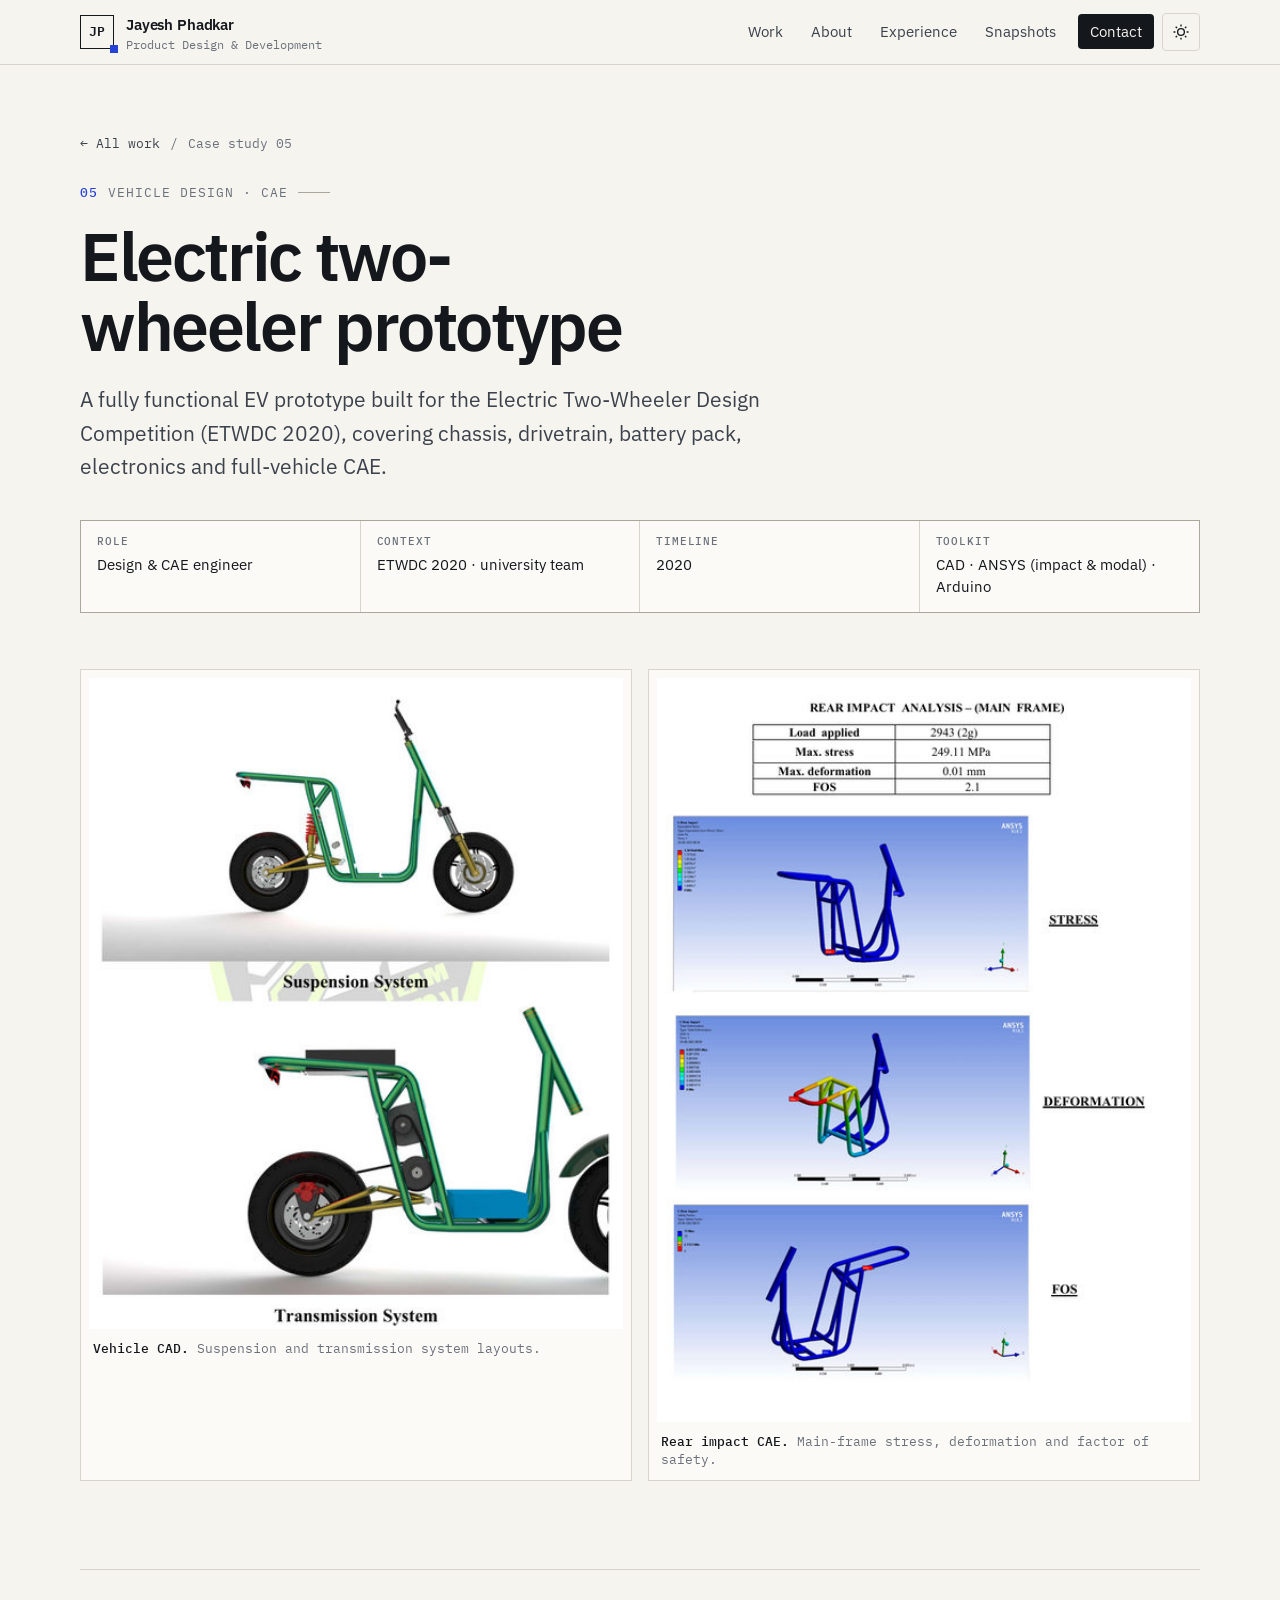
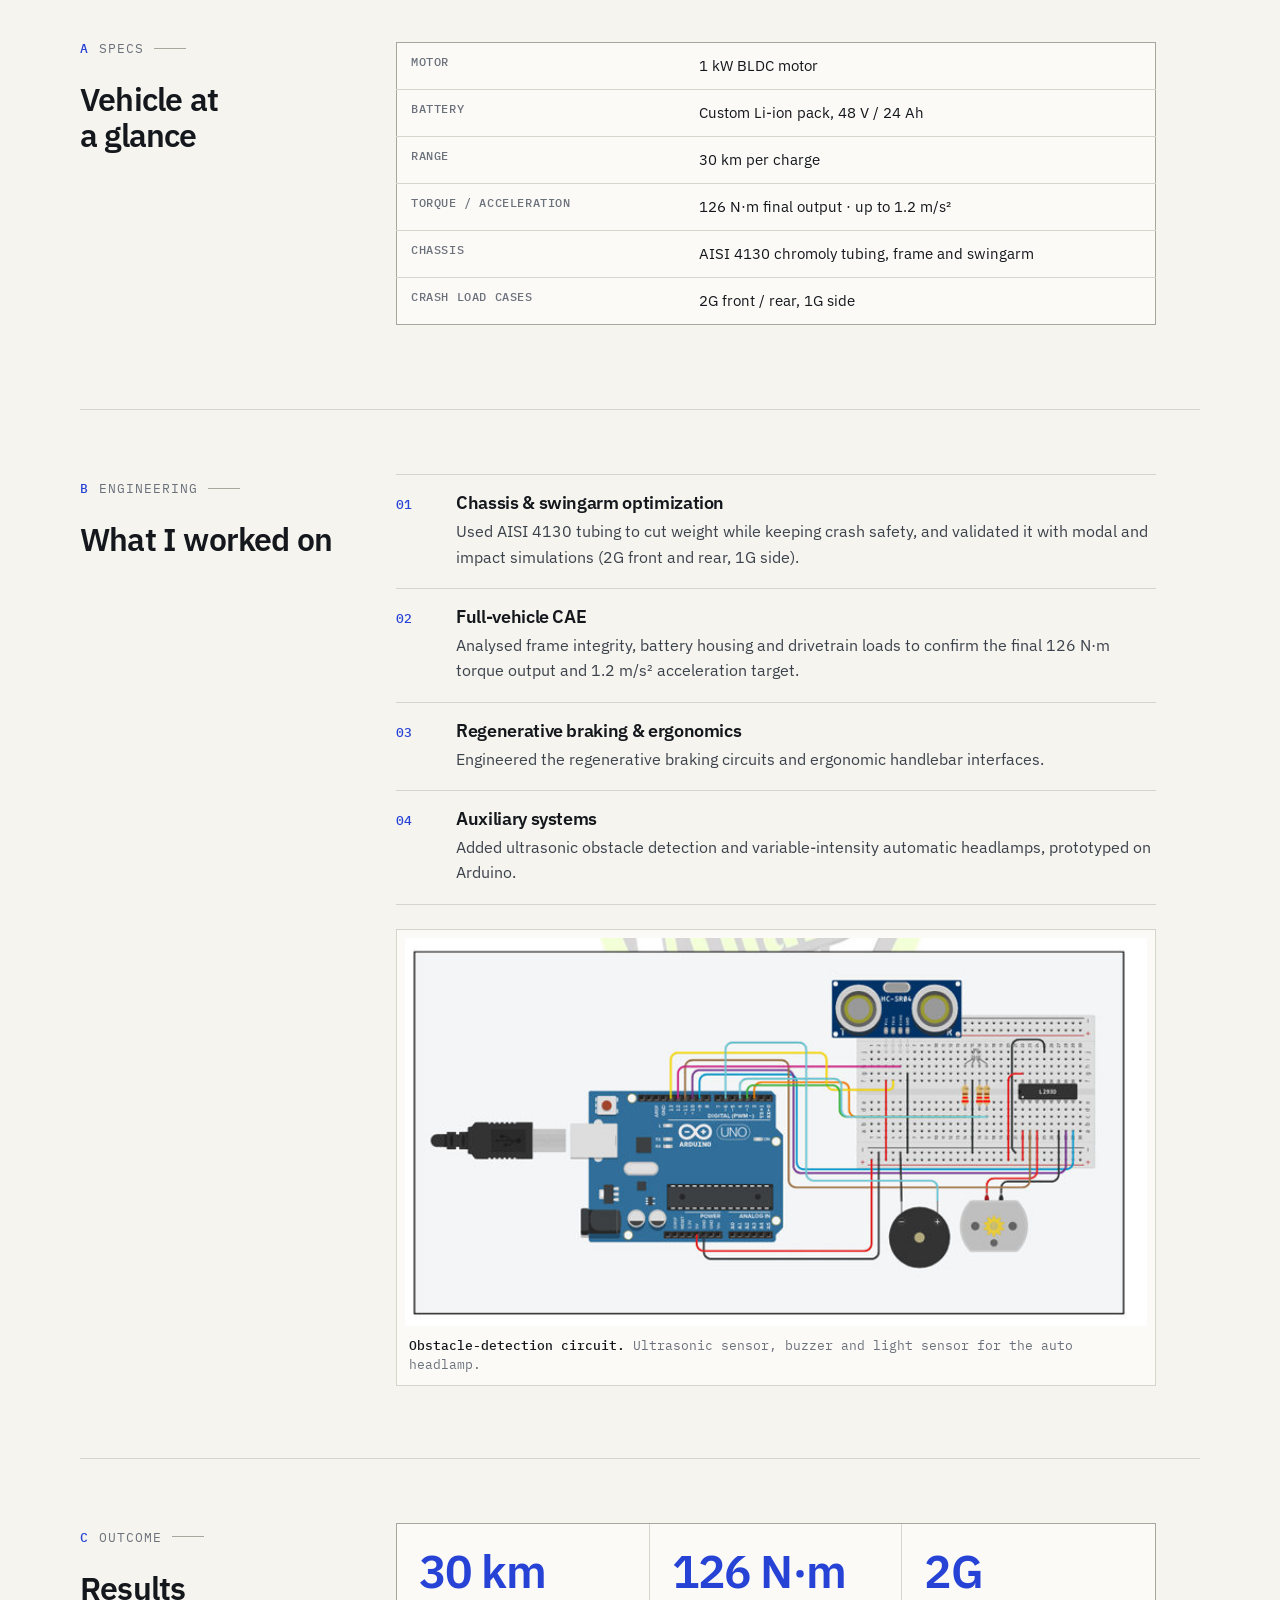
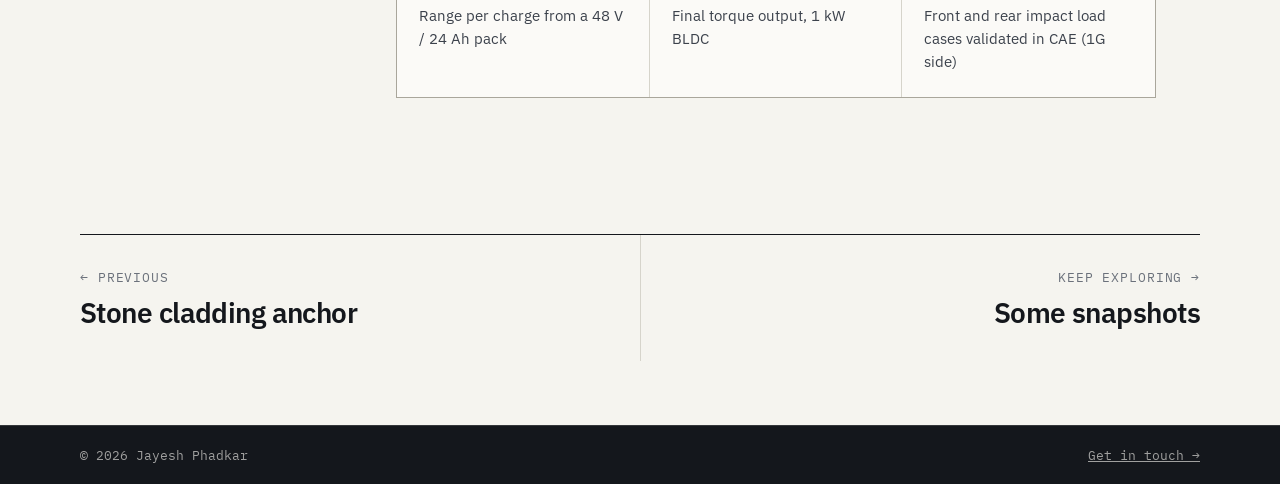
<file: work/electric-two-wheeler.html>
<!doctype html>
<html lang="en" class="no-js">
<head>
  <meta charset="utf-8">
  <meta name="viewport" content="width=device-width, initial-scale=1">
  <title>Electric Two-Wheeler Prototype (ETWDC 2020) | Jayesh Phadkar</title>
  <meta name="description" content="Case study: a fully functional electric two-wheeler prototype with a 1 kW BLDC motor, 48 V 24 Ah Li-ion pack, AISI 4130 chassis and full-vehicle CAE for ETWDC 2020.">
  <meta property="og:title" content="Electric Two-Wheeler Prototype | Jayesh Phadkar">
  <meta property="og:image" content="../assets/img/ev-cad-systems.jpg">
  <meta name="theme-color" content="#f5f4ef">
  <link rel="icon" href="../assets/img/favicon.svg" type="image/svg+xml">
  <link rel="preconnect" href="https://fonts.googleapis.com">
  <link rel="preconnect" href="https://fonts.gstatic.com" crossorigin>
  <link href="https://fonts.googleapis.com/css2?family=IBM+Plex+Mono:wght@400;500;600&family=IBM+Plex+Sans:wght@400;500;600;700&display=swap" rel="stylesheet">
  <link rel="stylesheet" href="../assets/css/style.css">
</head>
<body>
<a class="skip" href="#main">Skip to content</a>

<header class="site-header">
  <nav class="wrap nav" aria-label="Primary">
    <a class="brand" href="../index.html" aria-label="Jayesh Phadkar, home">
      <span class="brand-mark">JP</span>
      <span><span class="brand-name">Jayesh Phadkar</span><span class="brand-role">Product Design &amp; Development</span></span>
    </a>
    <div class="nav-right">
      <ul class="nav-links">
        <li><a href="../index.html#work">Work</a></li>
        <li><a href="../index.html#about">About</a></li>
        <li><a href="../index.html#experience">Experience</a></li>
        <li><a href="../index.html#snapshots">Snapshots</a></li>
        <li><a class="nav-cta" href="../index.html#contact">Contact</a></li>
      </ul>
      <button class="icon-btn" data-theme-toggle aria-label="Toggle dark mode"><svg viewBox="0 0 24 24" fill="none" stroke="currentColor" stroke-width="1.8"><circle cx="12" cy="12" r="4.5"/><path d="M12 2v2.5M12 19.5V22M2 12h2.5M19.5 12H22M4.9 4.9l1.8 1.8M17.3 17.3l1.8 1.8M4.9 19.1l1.8-1.8M17.3 6.7l1.8-1.8"/></svg></button>
      <button class="icon-btn menu-btn" data-menu aria-label="Open menu" aria-expanded="false"><svg viewBox="0 0 24 24" fill="none" stroke="currentColor" stroke-width="1.8"><path d="M4 7h16M4 12h16M4 17h16"/></svg></button>
    </div>
  </nav>
</header>

<main id="main" class="wrap">
  <section class="cs-hero">
    <div class="crumbs"><a href="../index.html#work">← All work</a><span>/</span><span>Case study 05</span></div>
    <span class="eyebrow"><span class="num">05</span> Vehicle design · CAE</span>
    <h1>Electric two-wheeler prototype</h1>
    <p class="lede">A fully functional EV prototype built for the Electric Two-Wheeler Design Competition (ETWDC 2020), covering chassis, drivetrain, battery pack, electronics and full-vehicle CAE.</p>

    <div class="cs-meta">
      <div><b>Role</b><span>Design &amp; CAE engineer</span></div>
      <div><b>Context</b><span>ETWDC 2020 · university team</span></div>
      <div><b>Timeline</b><span>2020</span></div>
      <div><b>Toolkit</b><span>CAD · ANSYS (impact &amp; modal) · Arduino</span></div>
    </div>
  </section>

  <div class="gallery g2 contain" style="margin-bottom:clamp(48px,7vw,88px)">
    <figure class="tall"><img src="../assets/img/ev-cad-systems.jpg" alt="CAD renders of the EV suspension and transmission systems" style="aspect-ratio:auto"><figcaption><b>Vehicle CAD.</b> Suspension and transmission system layouts.</figcaption></figure>
    <figure class="tall"><img src="../assets/img/ev-impact-fea.jpg" alt="ANSYS rear impact analysis of the main frame showing stress, deformation and factor of safety" style="aspect-ratio:auto"><figcaption><b>Rear impact CAE.</b> Main-frame stress, deformation and factor of safety.</figcaption></figure>
  </div>

  <section class="cs-block">
    <header><span class="eyebrow"><span class="num">A</span> Specs</span><h2>Vehicle at a glance</h2></header>
    <div class="cs-content">
      <div class="table-scroll">
        <table class="spec">
          <tr><th>Motor</th><td>1 kW BLDC motor</td></tr>
          <tr><th>Battery</th><td>Custom Li-ion pack, 48 V / 24 Ah</td></tr>
          <tr><th>Range</th><td>30 km per charge</td></tr>
          <tr><th>Torque / acceleration</th><td>126 N·m final output · up to 1.2 m/s²</td></tr>
          <tr><th>Chassis</th><td>AISI 4130 chromoly tubing, frame and swingarm</td></tr>
          <tr><th>Crash load cases</th><td>2G front / rear, 1G side</td></tr>
        </table>
      </div>
    </div>
  </section>

  <section class="cs-block">
    <header><span class="eyebrow"><span class="num">B</span> Engineering</span><h2>What I worked on</h2></header>
    <div class="cs-content">
      <ol class="steps">
        <li><div><h4>Chassis &amp; swingarm optimization</h4><p>Used AISI 4130 tubing to cut weight while keeping crash safety, and validated it with modal and impact simulations (2G front and rear, 1G side).</p></div></li>
        <li><div><h4>Full-vehicle CAE</h4><p>Analysed frame integrity, battery housing and drivetrain loads to confirm the final 126 N·m torque output and 1.2 m/s² acceleration target.</p></div></li>
        <li><div><h4>Regenerative braking &amp; ergonomics</h4><p>Engineered the regenerative braking circuits and ergonomic handlebar interfaces.</p></div></li>
        <li><div><h4>Auxiliary systems</h4><p>Added ultrasonic obstacle detection and variable-intensity automatic headlamps, prototyped on Arduino.</p></div></li>
      </ol>
      <div class="gallery g2 contain" style="margin-top:24px">
        <figure class="wide"><img src="../assets/img/snap-arduino-circuit.jpg" alt="Arduino Uno breadboard circuit with ultrasonic sensor, buzzer and LDR" loading="lazy"><figcaption><b>Obstacle-detection circuit.</b> Ultrasonic sensor, buzzer and light sensor for the auto headlamp.</figcaption></figure>
      </div>
    </div>
  </section>

  <section class="cs-block">
    <header><span class="eyebrow"><span class="num">C</span> Outcome</span><h2>Results</h2></header>
    <div class="cs-content">
      <div class="metrics">
        <div class="metric"><div class="metric-num">30 km</div><p>Range per charge from a 48 V / 24 Ah pack</p></div>
        <div class="metric"><div class="metric-num">126 N·m</div><p>Final torque output, 1 kW BLDC</p></div>
        <div class="metric"><div class="metric-num">2G</div><p>Front and rear impact load cases validated in CAE (1G side)</p></div>
      </div>
    </div>
  </section>

  <nav class="cs-next" aria-label="More case studies">
    <a href="cladding-anchor.html"><span class="mono">← Previous</span><h3>Stone cladding anchor</h3></a>
    <a href="../index.html#snapshots"><span class="mono">Keep exploring →</span><h3>Some snapshots</h3></a>
  </nav>
</main>

<footer class="site-footer" style="margin-top:64px">
  <div class="wrap"><span>© <span data-year>2026</span> Jayesh Phadkar</span><a href="../index.html#contact">Get in touch →</a></div>
</footer>
<script src="../assets/js/main.js"></script>
</body>
</html>
</file>
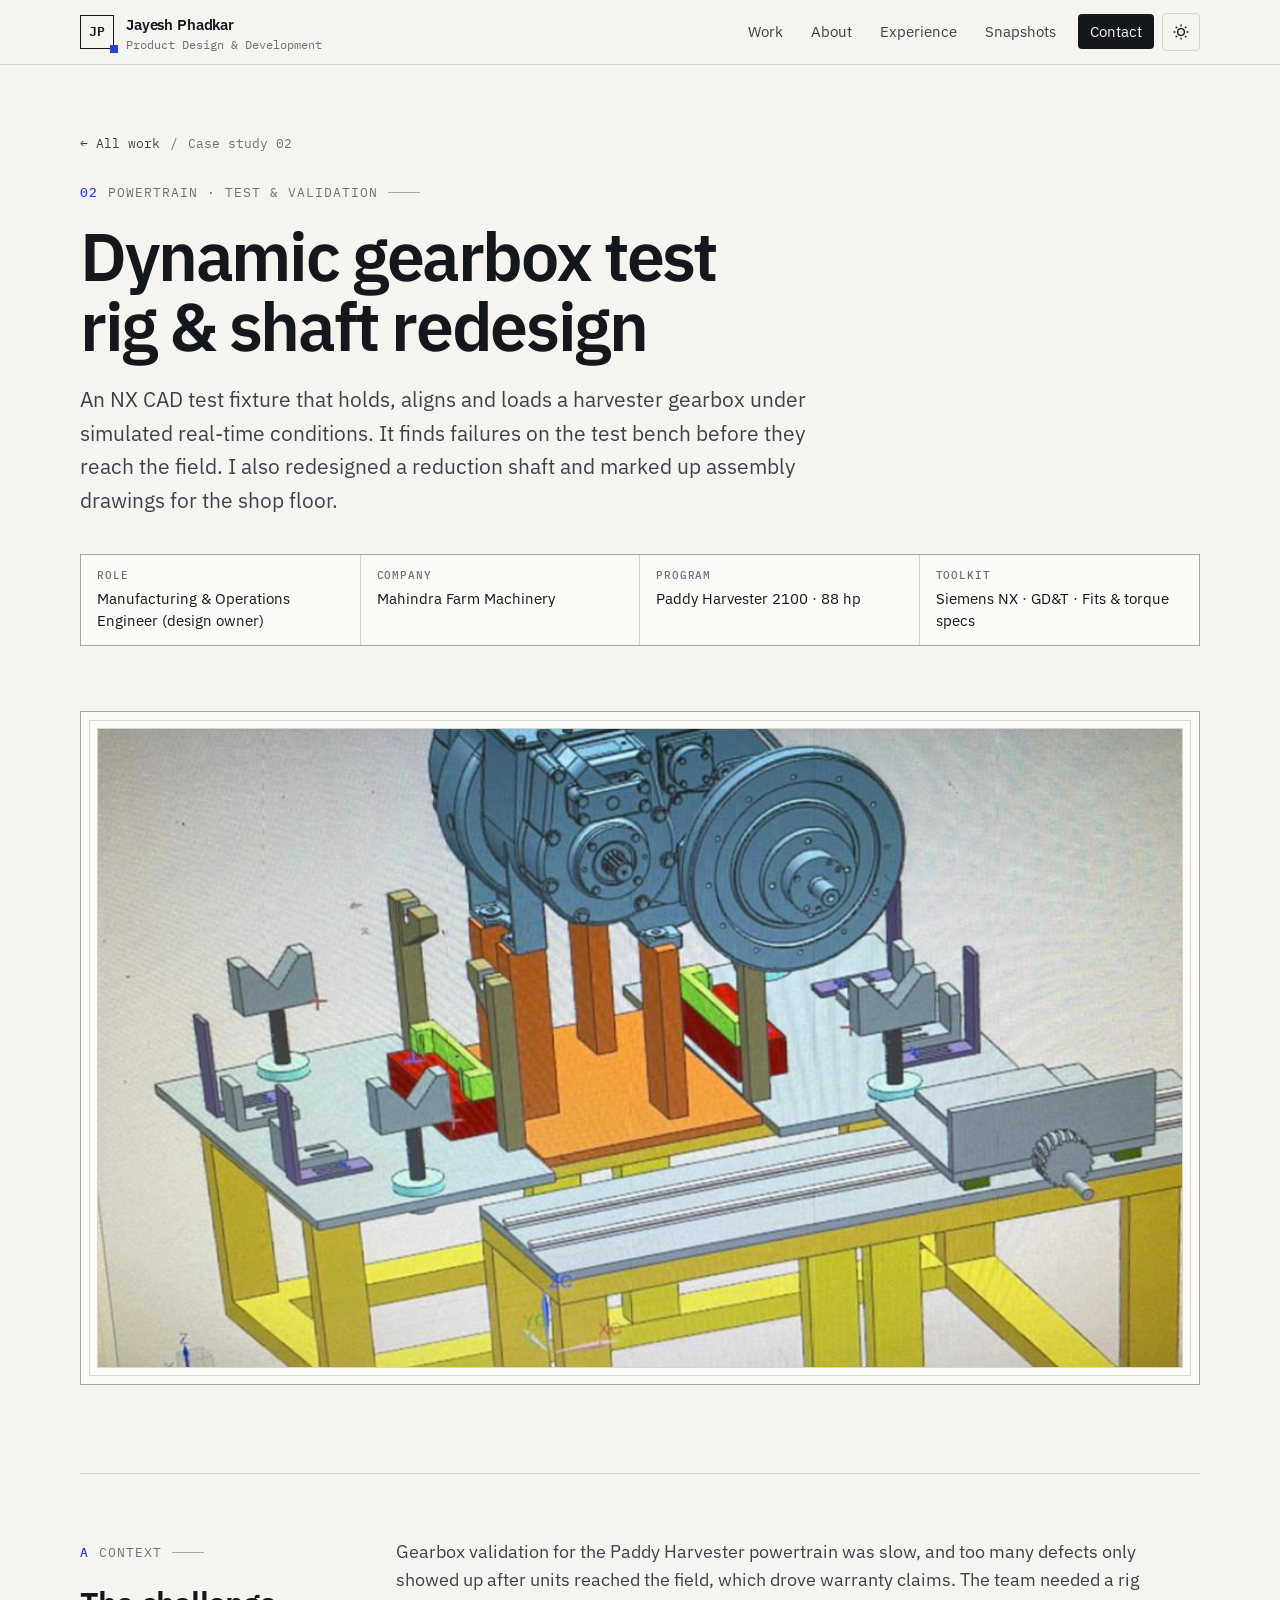
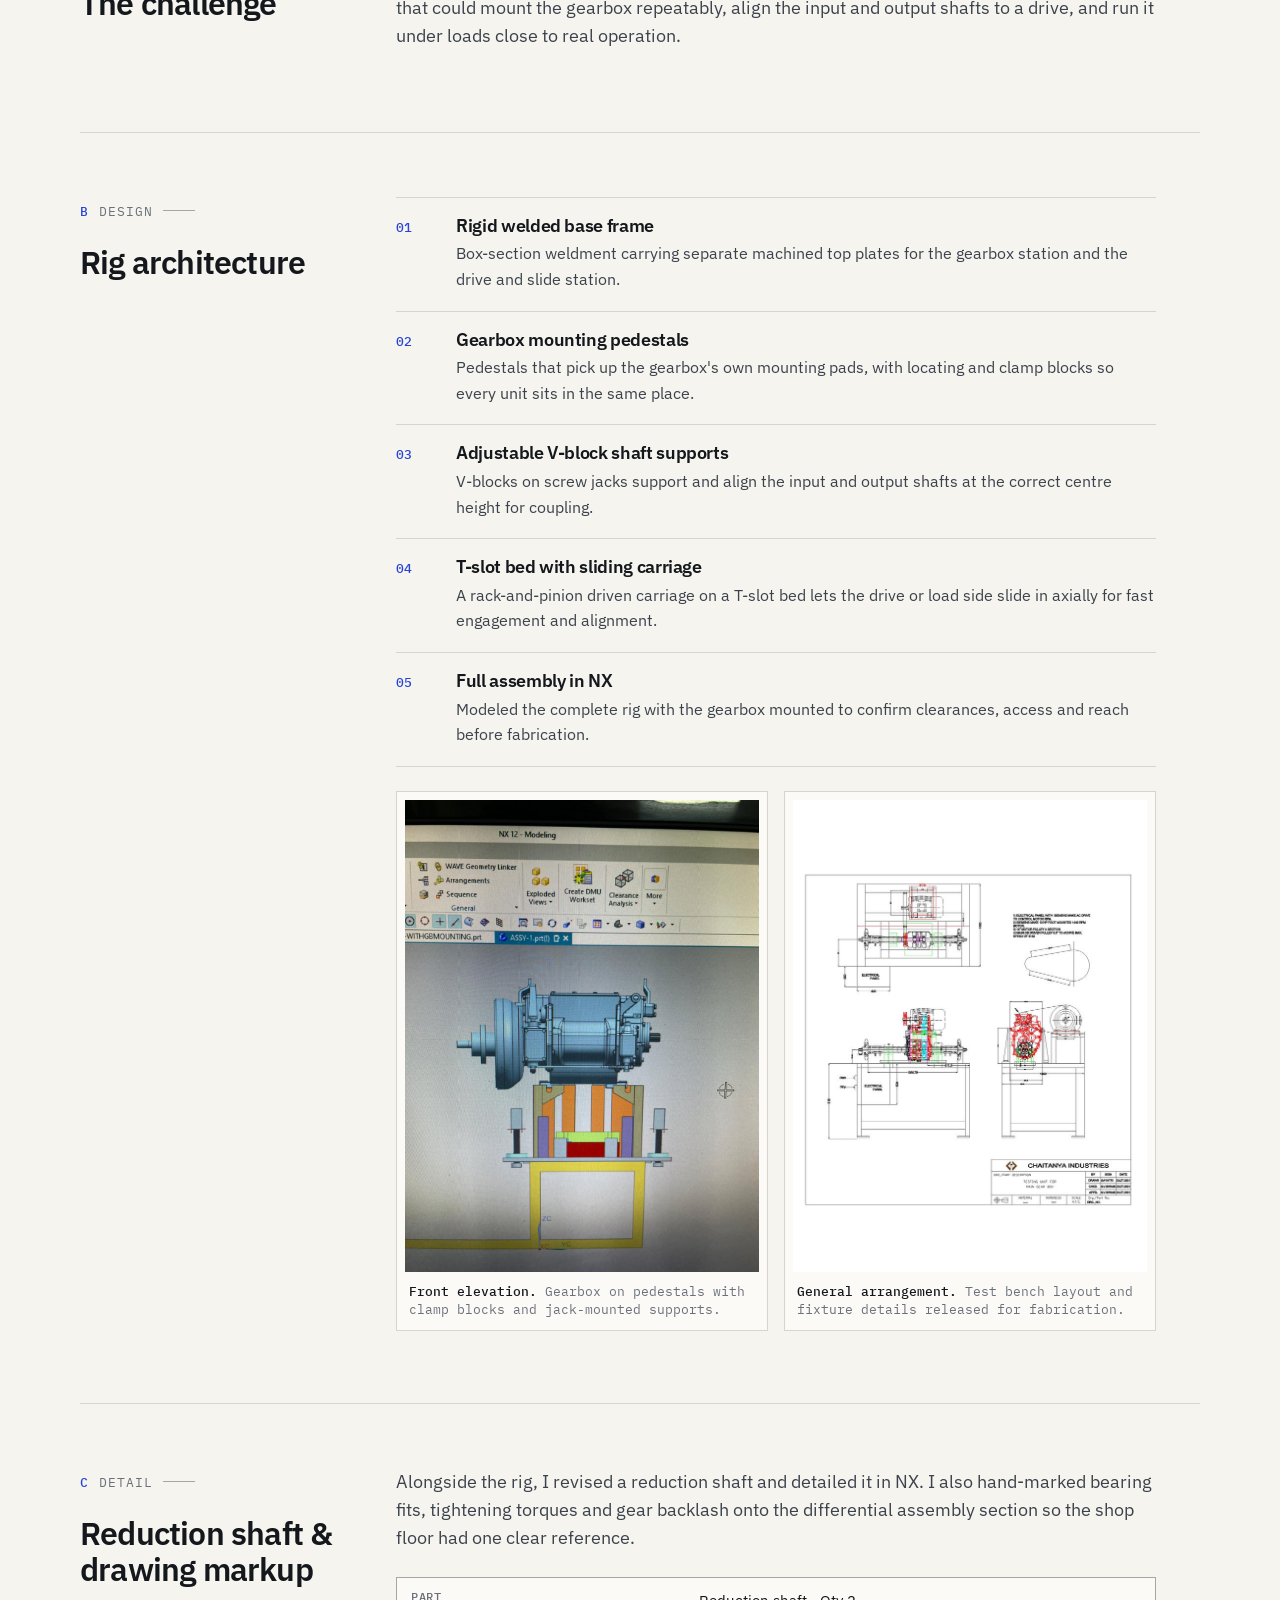
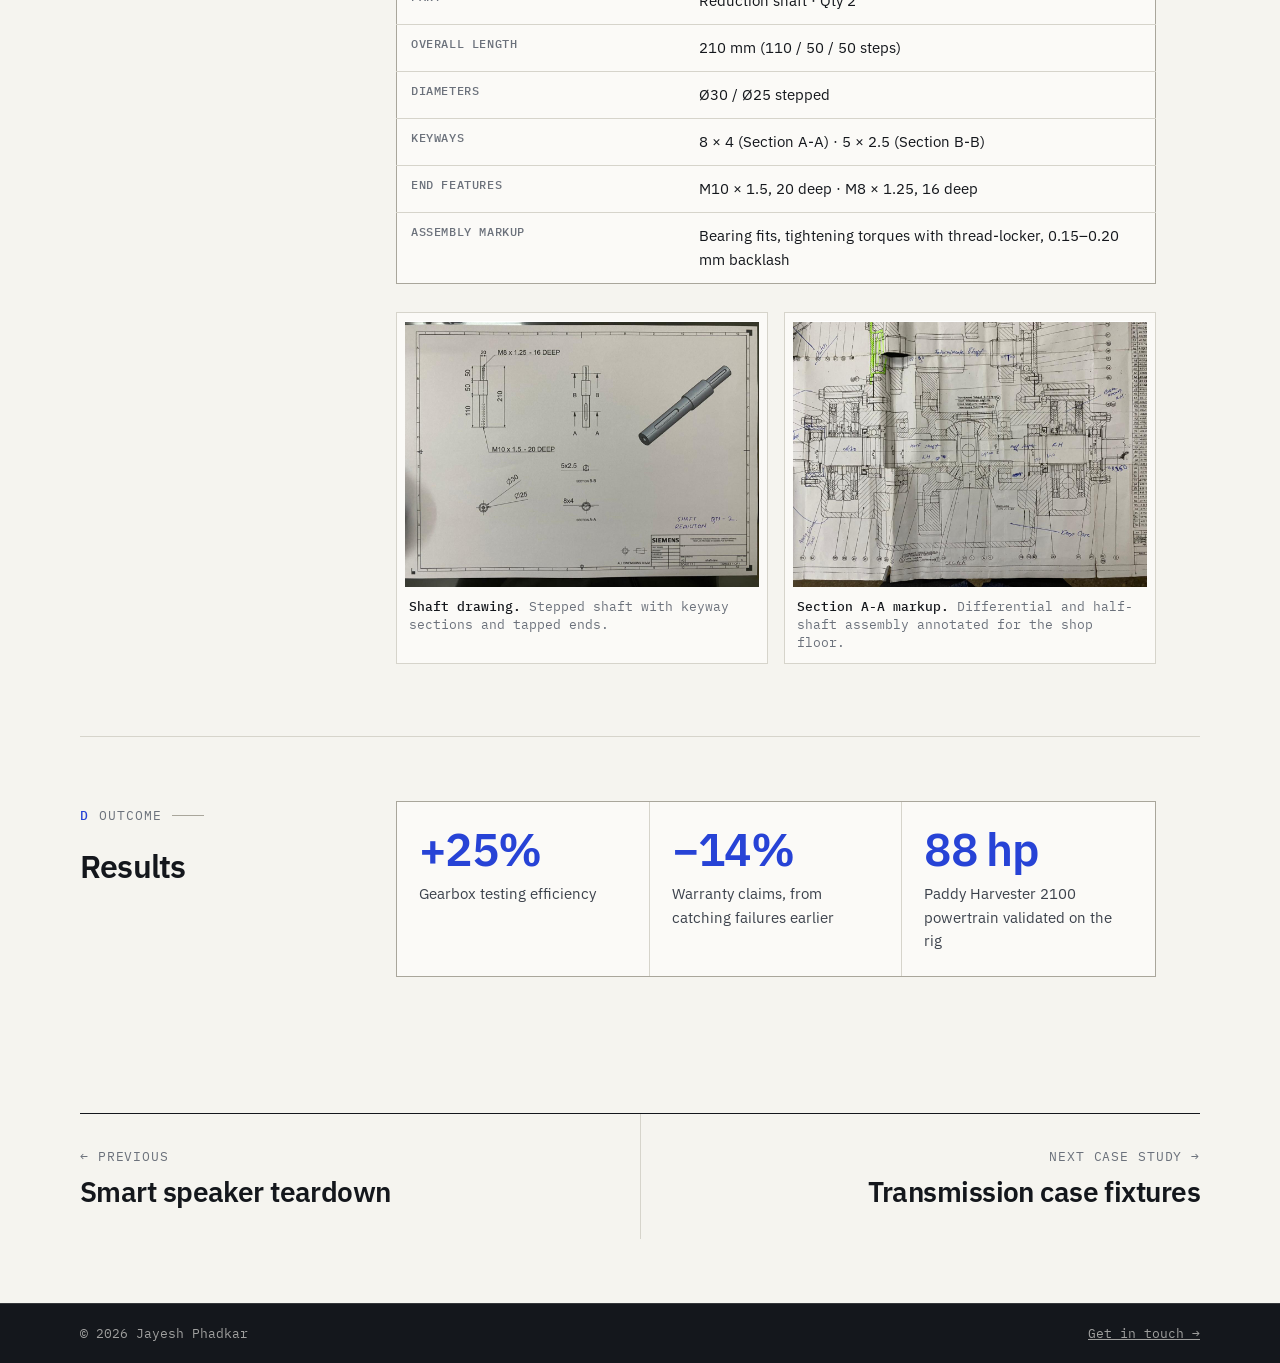
<file: work/gearbox-test-rig.html>
<!doctype html>
<html lang="en" class="no-js">
<head>
  <meta charset="utf-8">
  <meta name="viewport" content="width=device-width, initial-scale=1">
  <title>Dynamic Gearbox Test Rig &amp; Shaft Redesign | Jayesh Phadkar</title>
  <meta name="description" content="Case study: an NX CAD dynamic gearbox test rig for a paddy harvester powertrain, improving testing efficiency by 25% and cutting warranty claims by 14%.">
  <meta property="og:title" content="Dynamic Gearbox Test Rig | Jayesh Phadkar">
  <meta property="og:image" content="../assets/img/gearbox-rig-iso.jpg">
  <meta name="theme-color" content="#f5f4ef">
  <link rel="icon" href="../assets/img/favicon.svg" type="image/svg+xml">
  <link rel="preconnect" href="https://fonts.googleapis.com">
  <link rel="preconnect" href="https://fonts.gstatic.com" crossorigin>
  <link href="https://fonts.googleapis.com/css2?family=IBM+Plex+Mono:wght@400;500;600&family=IBM+Plex+Sans:wght@400;500;600;700&display=swap" rel="stylesheet">
  <link rel="stylesheet" href="../assets/css/style.css">
</head>
<body>
<a class="skip" href="#main">Skip to content</a>

<header class="site-header">
  <nav class="wrap nav" aria-label="Primary">
    <a class="brand" href="../index.html" aria-label="Jayesh Phadkar, home">
      <span class="brand-mark">JP</span>
      <span><span class="brand-name">Jayesh Phadkar</span><span class="brand-role">Product Design &amp; Development</span></span>
    </a>
    <div class="nav-right">
      <ul class="nav-links">
        <li><a href="../index.html#work">Work</a></li>
        <li><a href="../index.html#about">About</a></li>
        <li><a href="../index.html#experience">Experience</a></li>
        <li><a href="../index.html#snapshots">Snapshots</a></li>
        <li><a class="nav-cta" href="../index.html#contact">Contact</a></li>
      </ul>
      <button class="icon-btn" data-theme-toggle aria-label="Toggle dark mode"><svg viewBox="0 0 24 24" fill="none" stroke="currentColor" stroke-width="1.8"><circle cx="12" cy="12" r="4.5"/><path d="M12 2v2.5M12 19.5V22M2 12h2.5M19.5 12H22M4.9 4.9l1.8 1.8M17.3 17.3l1.8 1.8M4.9 19.1l1.8-1.8M17.3 6.7l1.8-1.8"/></svg></button>
      <button class="icon-btn menu-btn" data-menu aria-label="Open menu" aria-expanded="false"><svg viewBox="0 0 24 24" fill="none" stroke="currentColor" stroke-width="1.8"><path d="M4 7h16M4 12h16M4 17h16"/></svg></button>
    </div>
  </nav>
</header>

<main id="main" class="wrap">
  <section class="cs-hero">
    <div class="crumbs"><a href="../index.html#work">← All work</a><span>/</span><span>Case study 02</span></div>
    <span class="eyebrow"><span class="num">02</span> Powertrain · Test &amp; validation</span>
    <h1>Dynamic gearbox test rig &amp; shaft redesign</h1>
    <p class="lede">An NX CAD test fixture that holds, aligns and loads a harvester gearbox under simulated real-time conditions. It finds failures on the test bench before they reach the field. I also redesigned a reduction shaft and marked up assembly drawings for the shop floor.</p>

    <div class="cs-meta">
      <div><b>Role</b><span>Manufacturing &amp; Operations Engineer (design owner)</span></div>
      <div><b>Company</b><span>Mahindra Farm Machinery</span></div>
      <div><b>Program</b><span>Paddy Harvester 2100 · 88 hp</span></div>
      <div><b>Toolkit</b><span>Siemens NX · GD&amp;T · Fits &amp; torque specs</span></div>
    </div>
  </section>

  <figure class="sheet cs-cover" style="margin-left:0;margin-right:0">
    <img src="../assets/img/gearbox-rig-iso.jpg" alt="NX CAD model of the gearbox test rig: gearbox on orange pedestals, V-block shaft supports, T-slot sliding carriage and yellow welded frame" style="object-position:center 55%">
  </figure>

  <section class="cs-block">
    <header><span class="eyebrow"><span class="num">A</span> Context</span><h2>The challenge</h2></header>
    <div class="cs-content">
      <p>Gearbox validation for the Paddy Harvester powertrain was slow, and too many defects only showed up after units reached the field, which drove warranty claims. The team needed a rig that could mount the gearbox repeatably, align the input and output shafts to a drive, and run it under loads close to real operation.</p>
    </div>
  </section>

  <section class="cs-block">
    <header><span class="eyebrow"><span class="num">B</span> Design</span><h2>Rig architecture</h2></header>
    <div class="cs-content">
      <ol class="steps">
        <li><div><h4>Rigid welded base frame</h4><p>Box-section weldment carrying separate machined top plates for the gearbox station and the drive and slide station.</p></div></li>
        <li><div><h4>Gearbox mounting pedestals</h4><p>Pedestals that pick up the gearbox's own mounting pads, with locating and clamp blocks so every unit sits in the same place.</p></div></li>
        <li><div><h4>Adjustable V-block shaft supports</h4><p>V-blocks on screw jacks support and align the input and output shafts at the correct centre height for coupling.</p></div></li>
        <li><div><h4>T-slot bed with sliding carriage</h4><p>A rack-and-pinion driven carriage on a T-slot bed lets the drive or load side slide in axially for fast engagement and alignment.</p></div></li>
        <li><div><h4>Full assembly in NX</h4><p>Modeled the complete rig with the gearbox mounted to confirm clearances, access and reach before fabrication.</p></div></li>
      </ol>
      <div class="gallery g2" style="margin-top:24px">
        <figure class="tall"><img src="../assets/img/gearbox-rig-front.jpg" alt="Front view of the gearbox on the test rig in NX CAD" loading="lazy" style="object-position:center 60%"><figcaption><b>Front elevation.</b> Gearbox on pedestals with clamp blocks and jack-mounted supports.</figcaption></figure>
        <figure class="tall"><img src="../assets/img/snap-test-bench-drawing.jpg" alt="General arrangement drawing of the gearbox test bench" loading="lazy" style="object-fit:contain;background:#fff"><figcaption><b>General arrangement.</b> Test bench layout and fixture details released for fabrication.</figcaption></figure>
      </div>
    </div>
  </section>

  <section class="cs-block">
    <header><span class="eyebrow"><span class="num">C</span> Detail</span><h2>Reduction shaft &amp; drawing markup</h2></header>
    <div class="cs-content">
      <p>Alongside the rig, I revised a reduction shaft and detailed it in NX. I also hand-marked bearing fits, tightening torques and gear backlash onto the differential assembly section so the shop floor had one clear reference.</p>
      <div class="table-scroll">
        <table class="spec">
          <tr><th>Part</th><td>Reduction shaft · Qty 2</td></tr>
          <tr><th>Overall length</th><td>210 mm (110 / 50 / 50 steps)</td></tr>
          <tr><th>Diameters</th><td>Ø30 / Ø25 stepped</td></tr>
          <tr><th>Keyways</th><td>8 × 4 (Section A-A) · 5 × 2.5 (Section B-B)</td></tr>
          <tr><th>End features</th><td>M10 × 1.5, 20 deep · M8 × 1.25, 16 deep</td></tr>
          <tr><th>Assembly markup</th><td>Bearing fits, tightening torques with thread-locker, 0.15–0.20 mm backlash</td></tr>
        </table>
      </div>
      <div class="gallery g2 contain">
        <figure><img src="../assets/img/shaft-drawing.jpg" alt="NX drawing of the reduction shaft with dimensions, sections and isometric view" loading="lazy"><figcaption><b>Shaft drawing.</b> Stepped shaft with keyway sections and tapped ends.</figcaption></figure>
        <figure><img src="../assets/img/diff-section-markup.jpg" alt="Differential assembly section drawing with handwritten annotations" loading="lazy"><figcaption><b>Section A-A markup.</b> Differential and half-shaft assembly annotated for the shop floor.</figcaption></figure>
      </div>
    </div>
  </section>

  <section class="cs-block">
    <header><span class="eyebrow"><span class="num">D</span> Outcome</span><h2>Results</h2></header>
    <div class="cs-content">
      <div class="metrics">
        <div class="metric"><div class="metric-num">+25%</div><p>Gearbox testing efficiency</p></div>
        <div class="metric"><div class="metric-num">−14%</div><p>Warranty claims, from catching failures earlier</p></div>
        <div class="metric"><div class="metric-num">88 hp</div><p>Paddy Harvester 2100 powertrain validated on the rig</p></div>
      </div>
    </div>
  </section>

  <nav class="cs-next" aria-label="More case studies">
    <a href="smart-speaker.html"><span class="mono">← Previous</span><h3>Smart speaker teardown</h3></a>
    <a href="transmission-fixtures.html"><span class="mono">Next case study →</span><h3>Transmission case fixtures</h3></a>
  </nav>
</main>

<footer class="site-footer" style="margin-top:64px">
  <div class="wrap"><span>© <span data-year>2026</span> Jayesh Phadkar</span><a href="../index.html#contact">Get in touch →</a></div>
</footer>
<script src="../assets/js/main.js"></script>
</body>
</html>
</file>
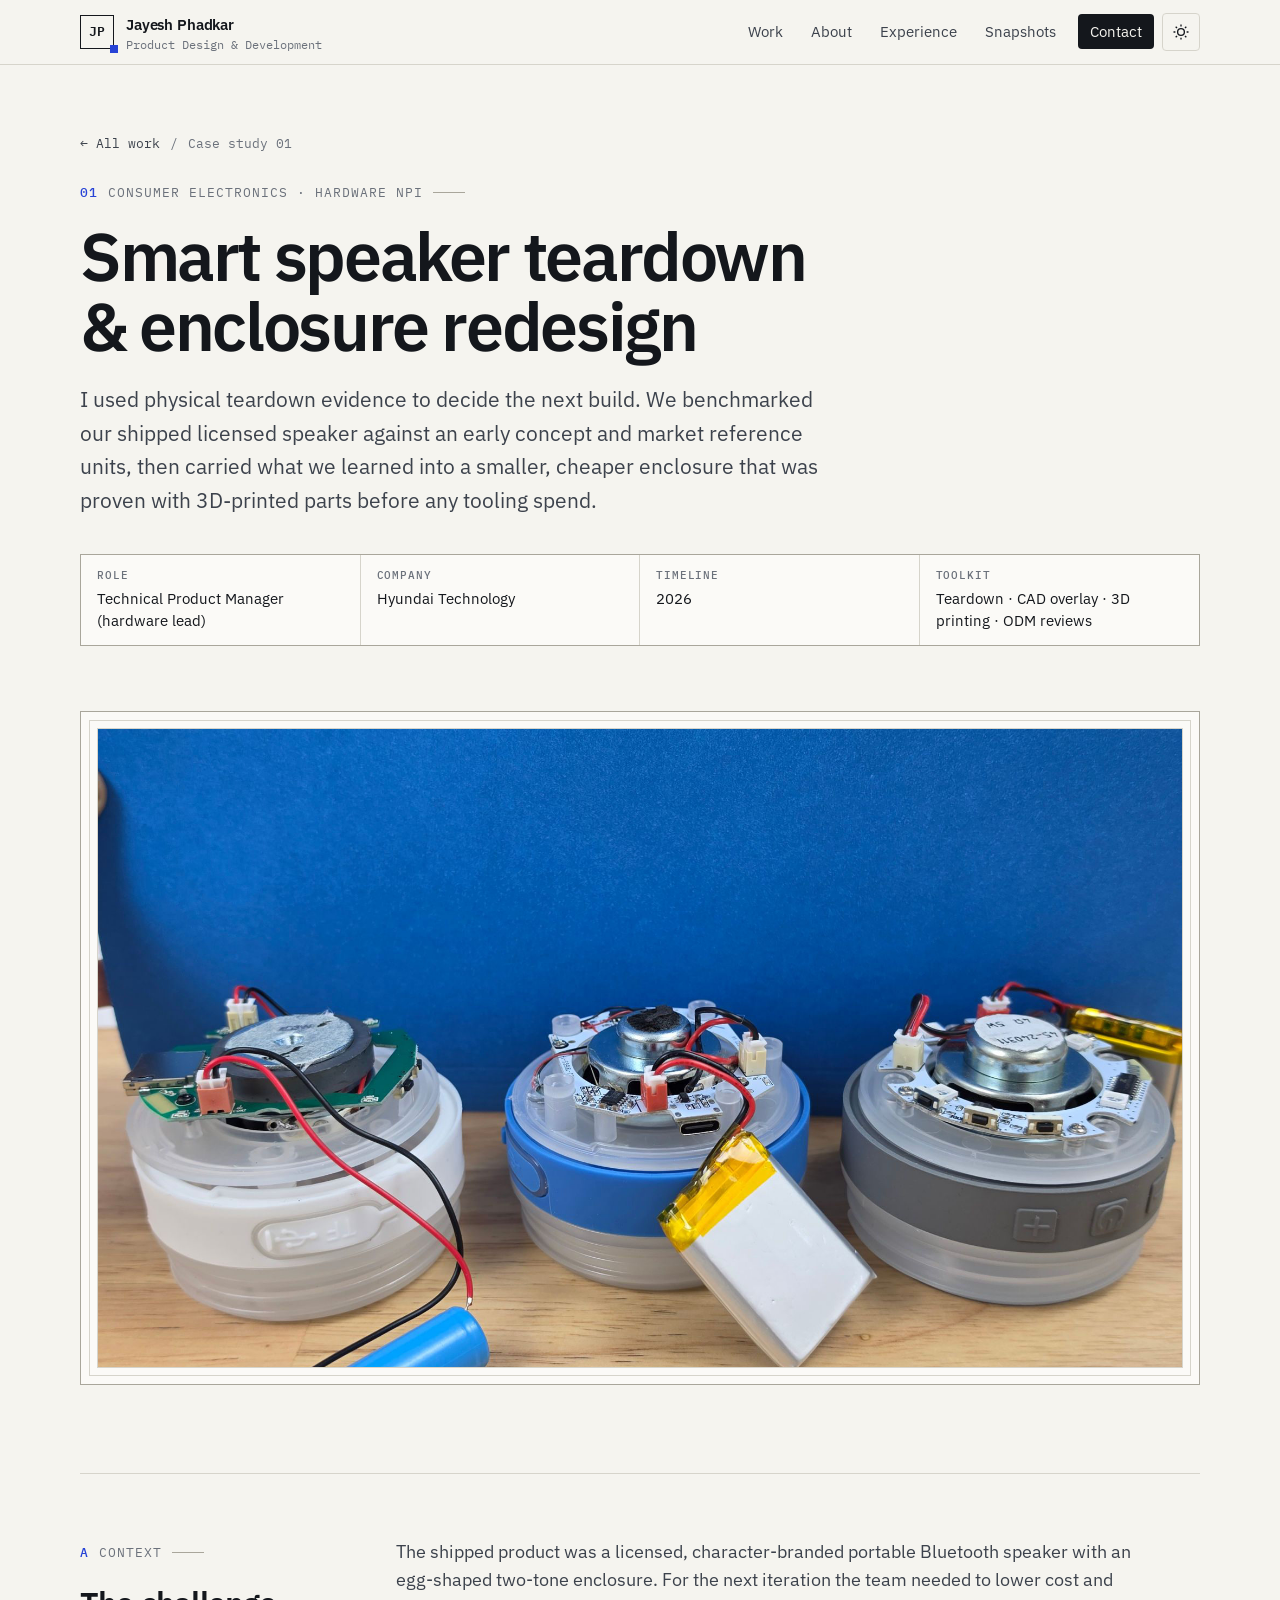
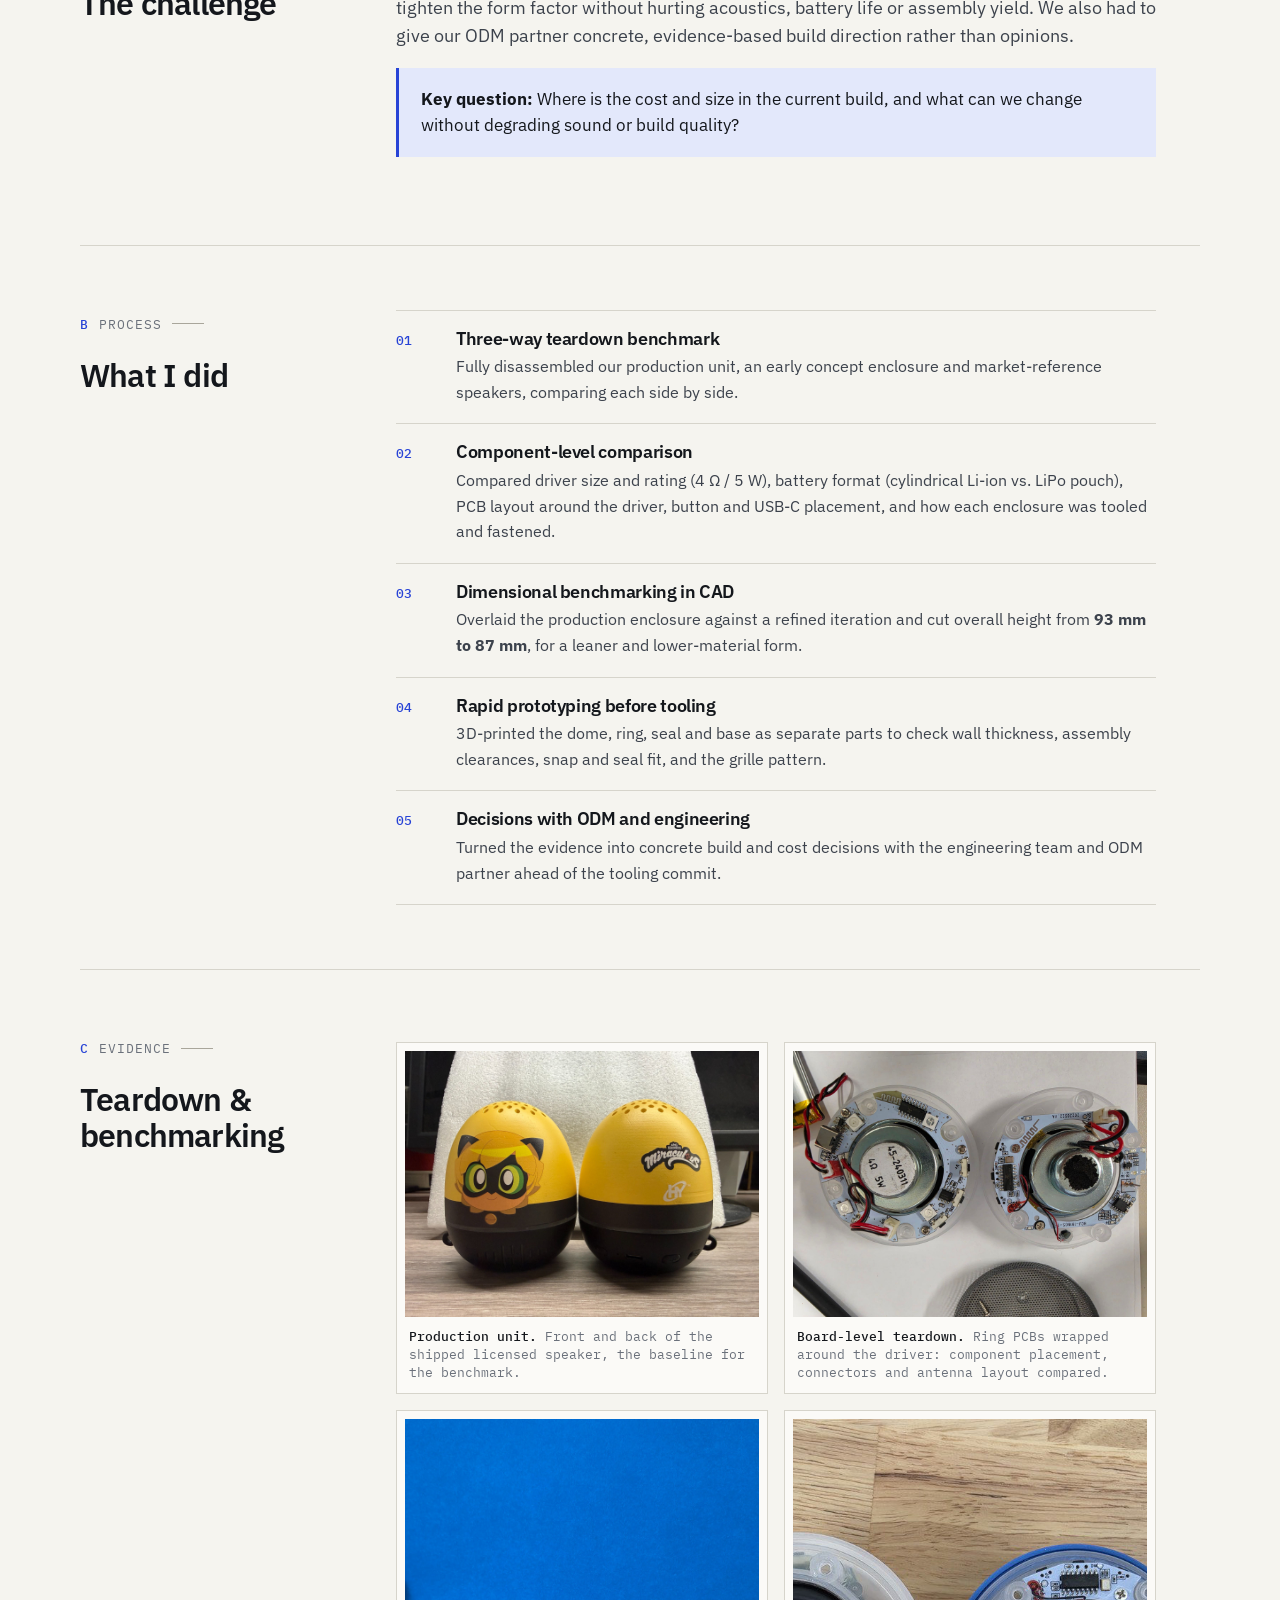
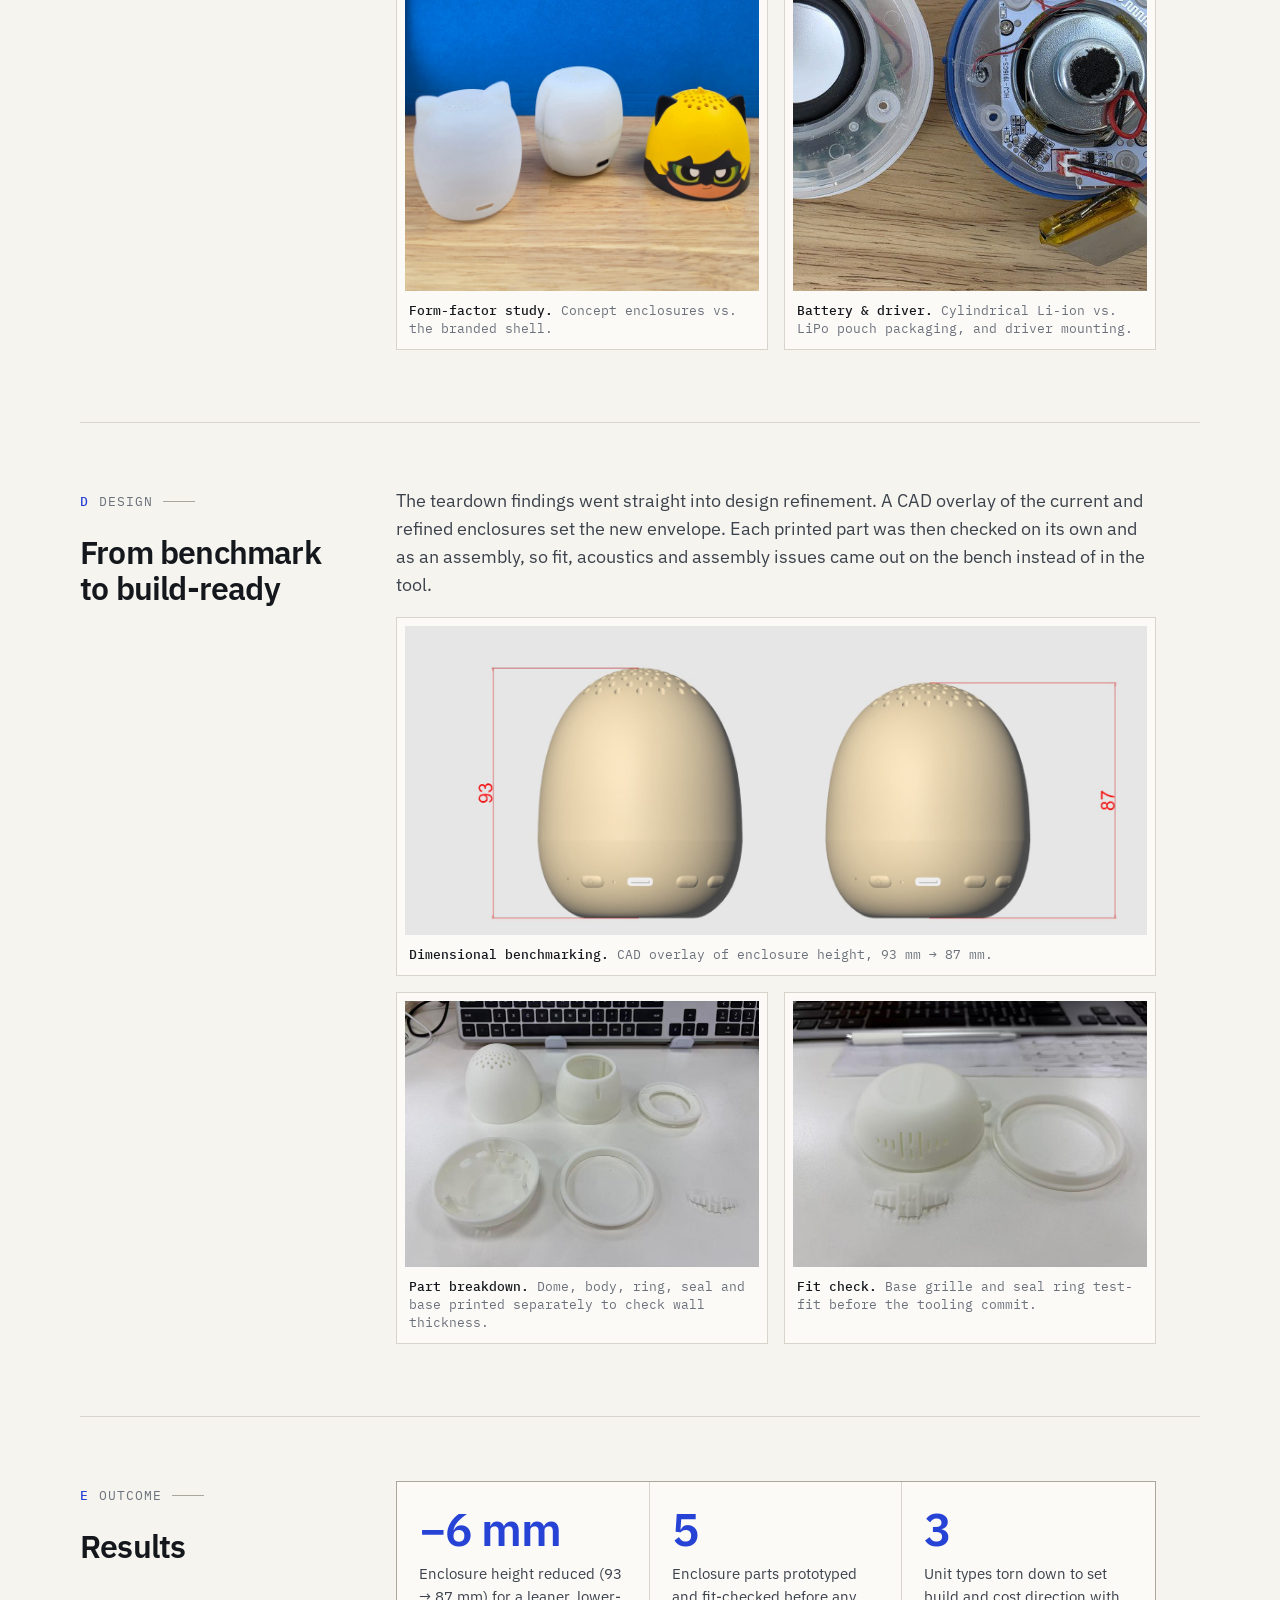
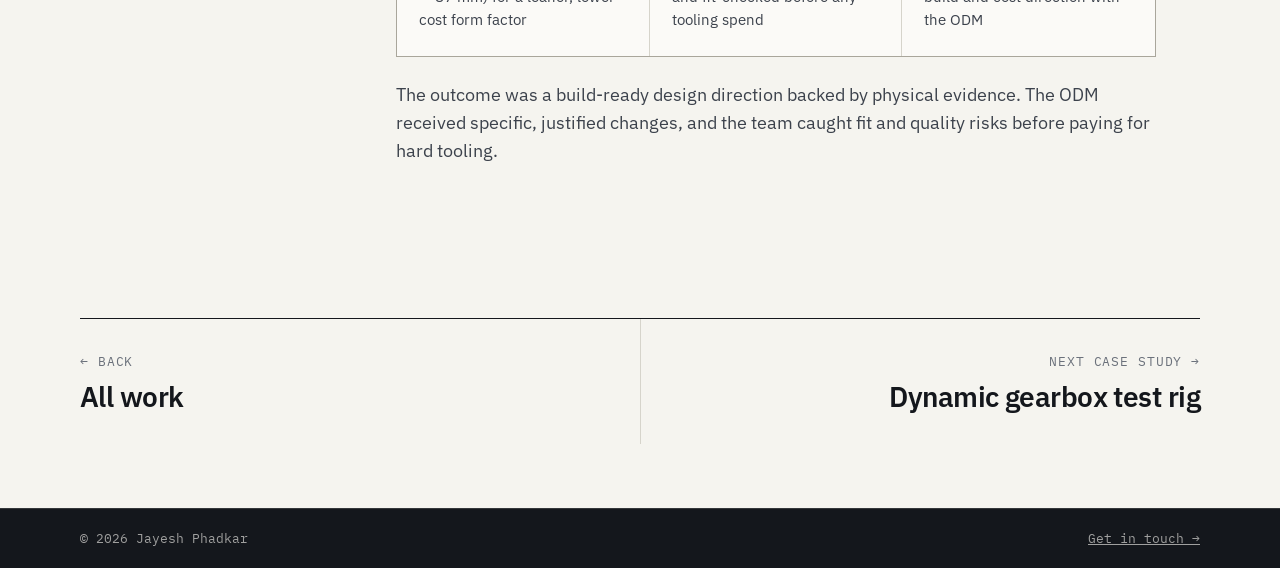
<file: work/smart-speaker.html>
<!doctype html>
<html lang="en" class="no-js">
<head>
  <meta charset="utf-8">
  <meta name="viewport" content="width=device-width, initial-scale=1">
  <title>Smart Speaker Teardown &amp; Enclosure Redesign | Jayesh Phadkar</title>
  <meta name="description" content="Case study: teardown benchmarking of a shipped licensed smart speaker, driving a smaller 87 mm enclosure validated with 3D-printed prototypes before tooling.">
  <meta property="og:title" content="Smart Speaker Teardown &amp; Enclosure Redesign | Jayesh Phadkar">
  <meta property="og:image" content="../assets/img/speaker-internals-3.jpg">
  <meta name="theme-color" content="#f5f4ef">
  <link rel="icon" href="../assets/img/favicon.svg" type="image/svg+xml">
  <link rel="preconnect" href="https://fonts.googleapis.com">
  <link rel="preconnect" href="https://fonts.gstatic.com" crossorigin>
  <link href="https://fonts.googleapis.com/css2?family=IBM+Plex+Mono:wght@400;500;600&family=IBM+Plex+Sans:wght@400;500;600;700&display=swap" rel="stylesheet">
  <link rel="stylesheet" href="../assets/css/style.css">
</head>
<body>
<a class="skip" href="#main">Skip to content</a>

<header class="site-header">
  <nav class="wrap nav" aria-label="Primary">
    <a class="brand" href="../index.html" aria-label="Jayesh Phadkar, home">
      <span class="brand-mark">JP</span>
      <span><span class="brand-name">Jayesh Phadkar</span><span class="brand-role">Product Design &amp; Development</span></span>
    </a>
    <div class="nav-right">
      <ul class="nav-links">
        <li><a href="../index.html#work">Work</a></li>
        <li><a href="../index.html#about">About</a></li>
        <li><a href="../index.html#experience">Experience</a></li>
        <li><a href="../index.html#snapshots">Snapshots</a></li>
        <li><a class="nav-cta" href="../index.html#contact">Contact</a></li>
      </ul>
      <button class="icon-btn" data-theme-toggle aria-label="Toggle dark mode"><svg viewBox="0 0 24 24" fill="none" stroke="currentColor" stroke-width="1.8"><circle cx="12" cy="12" r="4.5"/><path d="M12 2v2.5M12 19.5V22M2 12h2.5M19.5 12H22M4.9 4.9l1.8 1.8M17.3 17.3l1.8 1.8M4.9 19.1l1.8-1.8M17.3 6.7l1.8-1.8"/></svg></button>
      <button class="icon-btn menu-btn" data-menu aria-label="Open menu" aria-expanded="false"><svg viewBox="0 0 24 24" fill="none" stroke="currentColor" stroke-width="1.8"><path d="M4 7h16M4 12h16M4 17h16"/></svg></button>
    </div>
  </nav>
</header>

<main id="main" class="wrap">
  <section class="cs-hero">
    <div class="crumbs"><a href="../index.html#work">← All work</a><span>/</span><span>Case study 01</span></div>
    <span class="eyebrow"><span class="num">01</span> Consumer electronics · Hardware NPI</span>
    <h1>Smart speaker teardown &amp; enclosure redesign</h1>
    <p class="lede">I used physical teardown evidence to decide the next build. We benchmarked our shipped licensed speaker against an early concept and market reference units, then carried what we learned into a smaller, cheaper enclosure that was proven with 3D-printed parts before any tooling spend.</p>

    <div class="cs-meta">
      <div><b>Role</b><span>Technical Product Manager (hardware lead)</span></div>
      <div><b>Company</b><span>Hyundai Technology</span></div>
      <div><b>Timeline</b><span>2026</span></div>
      <div><b>Toolkit</b><span>Teardown · CAD overlay · 3D printing · ODM reviews</span></div>
    </div>
  </section>

  <figure class="sheet cs-cover" style="margin-left:0;margin-right:0">
    <img src="../assets/img/speaker-internals-3.jpg" alt="Three speaker units opened side by side, showing a cylindrical Li-ion cell, a pouch cell, drivers and ring PCBs">
  </figure>

  <section class="cs-block">
    <header><span class="eyebrow"><span class="num">A</span> Context</span><h2>The challenge</h2></header>
    <div class="cs-content">
      <p>The shipped product was a licensed, character-branded portable Bluetooth speaker with an egg-shaped two-tone enclosure. For the next iteration the team needed to lower cost and tighten the form factor without hurting acoustics, battery life or assembly yield. We also had to give our ODM partner concrete, evidence-based build direction rather than opinions.</p>
      <div class="callout"><p><b>Key question:</b> Where is the cost and size in the current build, and what can we change without degrading sound or build quality?</p></div>
    </div>
  </section>

  <section class="cs-block">
    <header><span class="eyebrow"><span class="num">B</span> Process</span><h2>What I did</h2></header>
    <div class="cs-content">
      <ol class="steps">
        <li><div><h4>Three-way teardown benchmark</h4><p>Fully disassembled our production unit, an early concept enclosure and market-reference speakers, comparing each side by side.</p></div></li>
        <li><div><h4>Component-level comparison</h4><p>Compared driver size and rating (4 Ω / 5 W), battery format (cylindrical Li-ion vs. LiPo pouch), PCB layout around the driver, button and USB-C placement, and how each enclosure was tooled and fastened.</p></div></li>
        <li><div><h4>Dimensional benchmarking in CAD</h4><p>Overlaid the production enclosure against a refined iteration and cut overall height from <b>93 mm to 87 mm</b>, for a leaner and lower-material form.</p></div></li>
        <li><div><h4>Rapid prototyping before tooling</h4><p>3D-printed the dome, ring, seal and base as separate parts to check wall thickness, assembly clearances, snap and seal fit, and the grille pattern.</p></div></li>
        <li><div><h4>Decisions with ODM and engineering</h4><p>Turned the evidence into concrete build and cost decisions with the engineering team and ODM partner ahead of the tooling commit.</p></div></li>
      </ol>
    </div>
  </section>

  <section class="cs-block">
    <header><span class="eyebrow"><span class="num">C</span> Evidence</span><h2>Teardown &amp; benchmarking</h2></header>
    <div class="cs-content">
      <div class="gallery g2">
        <figure><img src="../assets/img/speaker-production-pair.jpg" alt="Front and back of the yellow and black production speaker" loading="lazy"><figcaption><b>Production unit.</b> Front and back of the shipped licensed speaker, the baseline for the benchmark.</figcaption></figure>
        <figure><img src="../assets/img/speaker-teardown-pcb.jpg" alt="Two opened speaker bases showing drivers and ring PCBs" loading="lazy"><figcaption><b>Board-level teardown.</b> Ring PCBs wrapped around the driver: component placement, connectors and antenna layout compared.</figcaption></figure>
        <figure class="tall"><img src="../assets/img/speaker-benchmark-3.jpg" alt="Two white prototype speakers next to a branded speaker head" loading="lazy"><figcaption><b>Form-factor study.</b> Concept enclosures vs. the branded shell.</figcaption></figure>
        <figure class="tall"><img src="../assets/img/speaker-internals-top.jpg" alt="Top view of opened speakers showing drivers, a Li-ion cell and a pouch battery" loading="lazy" style="object-position:center"><figcaption><b>Battery &amp; driver.</b> Cylindrical Li-ion vs. LiPo pouch packaging, and driver mounting.</figcaption></figure>
      </div>
    </div>
  </section>

  <section class="cs-block">
    <header><span class="eyebrow"><span class="num">D</span> Design</span><h2>From benchmark to build-ready</h2></header>
    <div class="cs-content">
      <p>The teardown findings went straight into design refinement. A CAD overlay of the current and refined enclosures set the new envelope. Each printed part was then checked on its own and as an assembly, so fit, acoustics and assembly issues came out on the bench instead of in the tool.</p>
      <div class="gallery">
        <figure class="wide"><img src="../assets/img/speaker-cad-93-87.jpg" alt="CAD comparison of the enclosure at 93 mm and 87 mm height" loading="lazy" style="background:#e6e6e6"><figcaption><b>Dimensional benchmarking.</b> CAD overlay of enclosure height, 93 mm → 87 mm.</figcaption></figure>
      </div>
      <div class="gallery g2" style="margin-top:16px">
        <figure><img src="../assets/img/speaker-print-parts.jpg" alt="3D-printed dome, body, ring, seal and base parts laid out on a desk" loading="lazy"><figcaption><b>Part breakdown.</b> Dome, body, ring, seal and base printed separately to check wall thickness.</figcaption></figure>
        <figure><img src="../assets/img/speaker-print-fit.jpg" alt="3D-printed base with slotted grille next to a seal ring" loading="lazy"><figcaption><b>Fit check.</b> Base grille and seal ring test-fit before the tooling commit.</figcaption></figure>
      </div>
    </div>
  </section>

  <section class="cs-block">
    <header><span class="eyebrow"><span class="num">E</span> Outcome</span><h2>Results</h2></header>
    <div class="cs-content">
      <div class="metrics">
        <div class="metric"><div class="metric-num">−6 mm</div><p>Enclosure height reduced (93 → 87 mm) for a leaner, lower-cost form factor</p></div>
        <div class="metric"><div class="metric-num">5</div><p>Enclosure parts prototyped and fit-checked before any tooling spend</p></div>
        <div class="metric"><div class="metric-num">3</div><p>Unit types torn down to set build and cost direction with the ODM</p></div>
      </div>
      <p style="margin-top:24px">The outcome was a build-ready design direction backed by physical evidence. The ODM received specific, justified changes, and the team caught fit and quality risks before paying for hard tooling.</p>
    </div>
  </section>

  <nav class="cs-next" aria-label="More case studies">
    <a href="../index.html#work"><span class="mono">← Back</span><h3>All work</h3></a>
    <a href="gearbox-test-rig.html"><span class="mono">Next case study →</span><h3>Dynamic gearbox test rig</h3></a>
  </nav>
</main>

<footer class="site-footer" style="margin-top:64px">
  <div class="wrap"><span>© <span data-year>2026</span> Jayesh Phadkar</span><a href="../index.html#contact">Get in touch →</a></div>
</footer>
<script src="../assets/js/main.js"></script>
</body>
</html>
</file>
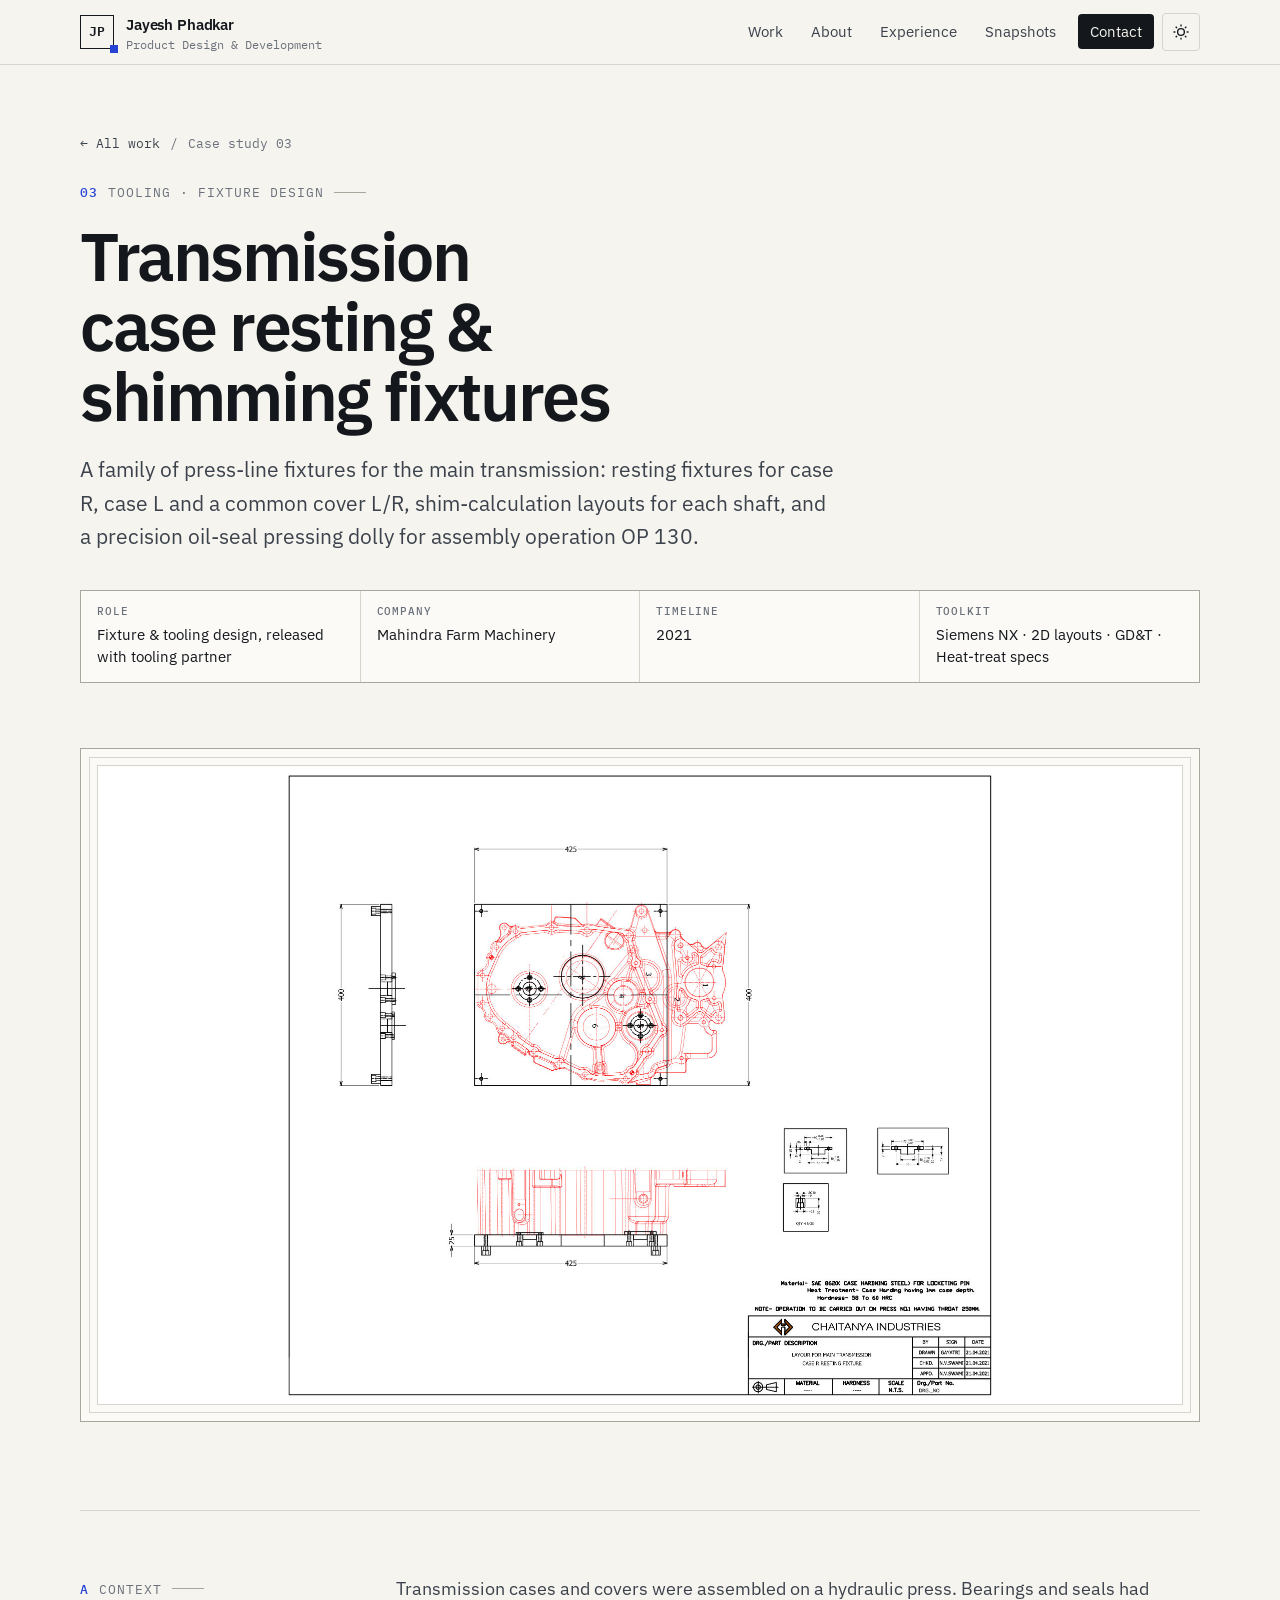
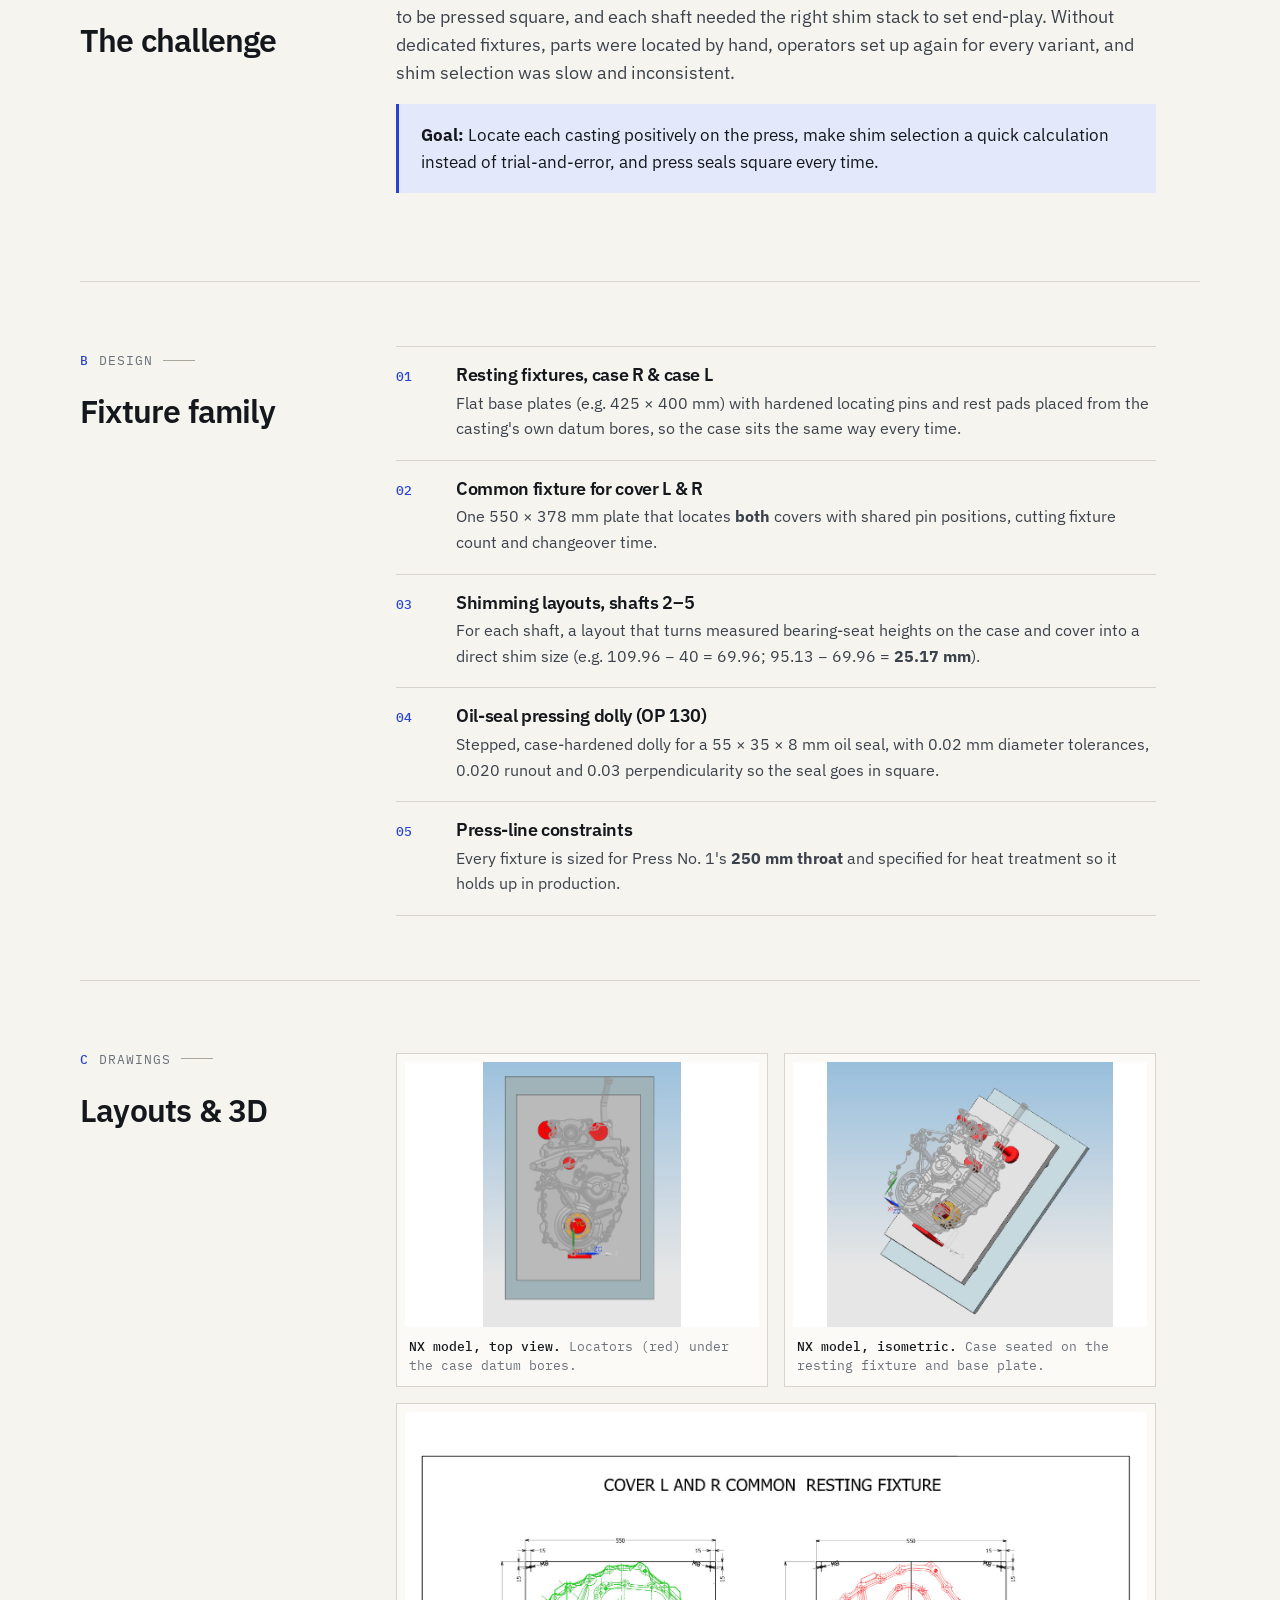
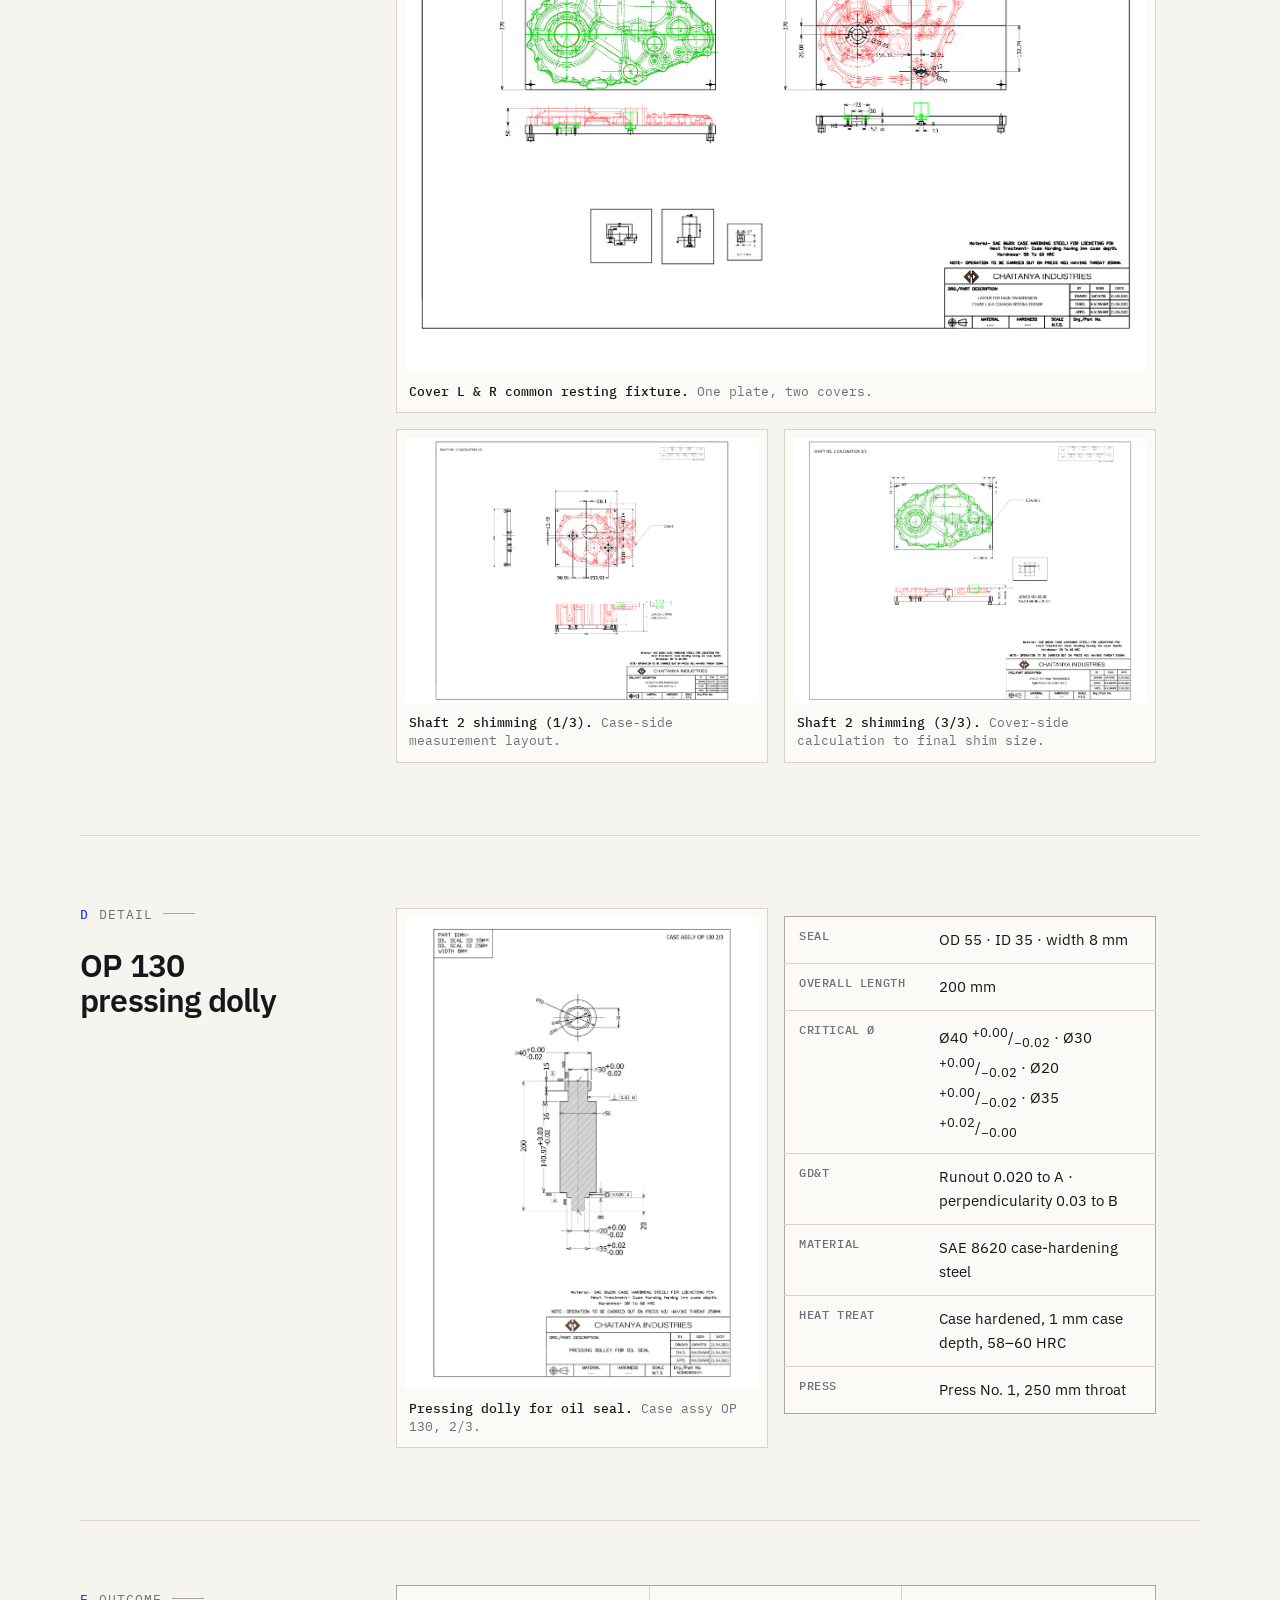
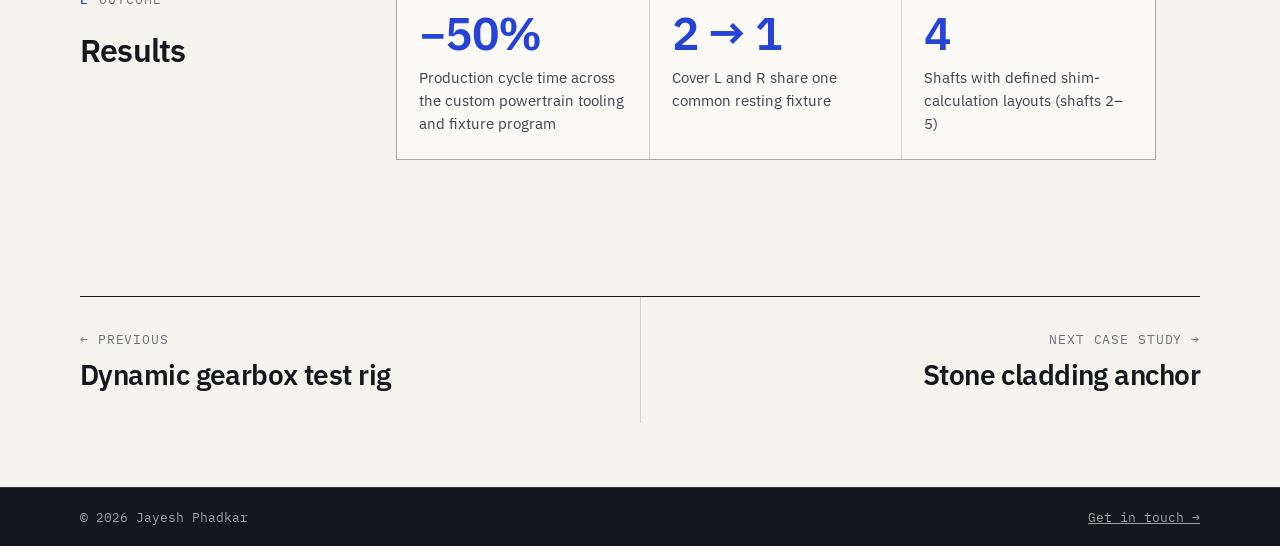
<file: work/transmission-fixtures.html>
<!doctype html>
<html lang="en" class="no-js">
<head>
  <meta charset="utf-8">
  <meta name="viewport" content="width=device-width, initial-scale=1">
  <title>Transmission Case Resting &amp; Shimming Fixtures | Jayesh Phadkar</title>
  <meta name="description" content="Case study: press-line resting fixtures, shim-calculation layouts and an oil-seal pressing dolly for transmission case assembly, part of a tooling program that cut assembly cycle time by 50%.">
  <meta property="og:title" content="Transmission Case Fixtures | Jayesh Phadkar">
  <meta property="og:image" content="../assets/img/fixture-dwg-cover-lr.jpg">
  <meta name="theme-color" content="#f5f4ef">
  <link rel="icon" href="../assets/img/favicon.svg" type="image/svg+xml">
  <link rel="preconnect" href="https://fonts.googleapis.com">
  <link rel="preconnect" href="https://fonts.gstatic.com" crossorigin>
  <link href="https://fonts.googleapis.com/css2?family=IBM+Plex+Mono:wght@400;500;600&family=IBM+Plex+Sans:wght@400;500;600;700&display=swap" rel="stylesheet">
  <link rel="stylesheet" href="../assets/css/style.css">
</head>
<body>
<a class="skip" href="#main">Skip to content</a>

<header class="site-header">
  <nav class="wrap nav" aria-label="Primary">
    <a class="brand" href="../index.html" aria-label="Jayesh Phadkar, home">
      <span class="brand-mark">JP</span>
      <span><span class="brand-name">Jayesh Phadkar</span><span class="brand-role">Product Design &amp; Development</span></span>
    </a>
    <div class="nav-right">
      <ul class="nav-links">
        <li><a href="../index.html#work">Work</a></li>
        <li><a href="../index.html#about">About</a></li>
        <li><a href="../index.html#experience">Experience</a></li>
        <li><a href="../index.html#snapshots">Snapshots</a></li>
        <li><a class="nav-cta" href="../index.html#contact">Contact</a></li>
      </ul>
      <button class="icon-btn" data-theme-toggle aria-label="Toggle dark mode"><svg viewBox="0 0 24 24" fill="none" stroke="currentColor" stroke-width="1.8"><circle cx="12" cy="12" r="4.5"/><path d="M12 2v2.5M12 19.5V22M2 12h2.5M19.5 12H22M4.9 4.9l1.8 1.8M17.3 17.3l1.8 1.8M4.9 19.1l1.8-1.8M17.3 6.7l1.8-1.8"/></svg></button>
      <button class="icon-btn menu-btn" data-menu aria-label="Open menu" aria-expanded="false"><svg viewBox="0 0 24 24" fill="none" stroke="currentColor" stroke-width="1.8"><path d="M4 7h16M4 12h16M4 17h16"/></svg></button>
    </div>
  </nav>
</header>

<main id="main" class="wrap">
  <section class="cs-hero">
    <div class="crumbs"><a href="../index.html#work">← All work</a><span>/</span><span>Case study 03</span></div>
    <span class="eyebrow"><span class="num">03</span> Tooling · Fixture design</span>
    <h1>Transmission case resting &amp; shimming fixtures</h1>
    <p class="lede">A family of press-line fixtures for the main transmission: resting fixtures for case R, case L and a common cover L/R, shim-calculation layouts for each shaft, and a precision oil-seal pressing dolly for assembly operation OP 130.</p>

    <div class="cs-meta">
      <div><b>Role</b><span>Fixture &amp; tooling design, released with tooling partner</span></div>
      <div><b>Company</b><span>Mahindra Farm Machinery</span></div>
      <div><b>Timeline</b><span>2021</span></div>
      <div><b>Toolkit</b><span>Siemens NX · 2D layouts · GD&amp;T · Heat-treat specs</span></div>
    </div>
  </section>

  <figure class="sheet cs-cover" style="margin-left:0;margin-right:0">
    <img src="../assets/img/fixture-dwg-case-r.jpg" alt="Layout drawing of the transmission case R resting fixture, 425 by 400 mm base plate, with the case outline in red" style="object-fit:contain;background:#fff">
  </figure>

  <section class="cs-block">
    <header><span class="eyebrow"><span class="num">A</span> Context</span><h2>The challenge</h2></header>
    <div class="cs-content">
      <p>Transmission cases and covers were assembled on a hydraulic press. Bearings and seals had to be pressed square, and each shaft needed the right shim stack to set end-play. Without dedicated fixtures, parts were located by hand, operators set up again for every variant, and shim selection was slow and inconsistent.</p>
      <div class="callout"><p><b>Goal:</b> Locate each casting positively on the press, make shim selection a quick calculation instead of trial-and-error, and press seals square every time.</p></div>
    </div>
  </section>

  <section class="cs-block">
    <header><span class="eyebrow"><span class="num">B</span> Design</span><h2>Fixture family</h2></header>
    <div class="cs-content">
      <ol class="steps">
        <li><div><h4>Resting fixtures, case R &amp; case L</h4><p>Flat base plates (e.g. 425 × 400 mm) with hardened locating pins and rest pads placed from the casting's own datum bores, so the case sits the same way every time.</p></div></li>
        <li><div><h4>Common fixture for cover L &amp; R</h4><p>One 550 × 378 mm plate that locates <b>both</b> covers with shared pin positions, cutting fixture count and changeover time.</p></div></li>
        <li><div><h4>Shimming layouts, shafts 2–5</h4><p>For each shaft, a layout that turns measured bearing-seat heights on the case and cover into a direct shim size (e.g. 109.96 − 40 = 69.96; 95.13 − 69.96 = <b>25.17 mm</b>).</p></div></li>
        <li><div><h4>Oil-seal pressing dolly (OP 130)</h4><p>Stepped, case-hardened dolly for a 55 × 35 × 8 mm oil seal, with 0.02 mm diameter tolerances, 0.020 runout and 0.03 perpendicularity so the seal goes in square.</p></div></li>
        <li><div><h4>Press-line constraints</h4><p>Every fixture is sized for Press No. 1's <b>250 mm throat</b> and specified for heat treatment so it holds up in production.</p></div></li>
      </ol>
    </div>
  </section>

  <section class="cs-block">
    <header><span class="eyebrow"><span class="num">C</span> Drawings</span><h2>Layouts &amp; 3D</h2></header>
    <div class="cs-content">
      <div class="gallery g2 contain">
        <figure><img src="../assets/img/fixture-nx-top.jpg" alt="NX model top view of the resting fixture with red locators under the transmission case" loading="lazy"><figcaption><b>NX model, top view.</b> Locators (red) under the case datum bores.</figcaption></figure>
        <figure><img src="../assets/img/fixture-nx-iso.jpg" alt="NX isometric view of the case on the resting fixture and base plate" loading="lazy"><figcaption><b>NX model, isometric.</b> Case seated on the resting fixture and base plate.</figcaption></figure>
        <figure class="wide"><img src="../assets/img/fixture-dwg-cover-lr.jpg" alt="Cover L and R common resting fixture layout drawing" loading="lazy"><figcaption><b>Cover L &amp; R common resting fixture.</b> One plate, two covers.</figcaption></figure>
        <figure><img src="../assets/img/fixture-dwg-shim-shaft2-a.jpg" alt="Shim calculation layout for shaft 2 on case R" loading="lazy"><figcaption><b>Shaft 2 shimming (1/3).</b> Case-side measurement layout.</figcaption></figure>
        <figure><img src="../assets/img/fixture-dwg-shim-shaft2-c.jpg" alt="Shim calculation layout for shaft 2 on cover L" loading="lazy"><figcaption><b>Shaft 2 shimming (3/3).</b> Cover-side calculation to final shim size.</figcaption></figure>
      </div>
    </div>
  </section>

  <section class="cs-block">
    <header><span class="eyebrow"><span class="num">D</span> Detail</span><h2>OP 130 pressing dolly</h2></header>
    <div class="cs-content">
      <div class="gallery g2 contain">
        <figure class="tall"><img src="../assets/img/op130-pressing-dolly.jpg" alt="Detail drawing of the oil-seal pressing dolly with tolerances and GD&amp;T" loading="lazy"><figcaption><b>Pressing dolly for oil seal.</b> Case assy OP 130, 2/3.</figcaption></figure>
        <div>
          <div class="table-scroll">
            <table class="spec">
              <tr><th>Seal</th><td>OD 55 · ID 35 · width 8 mm</td></tr>
              <tr><th>Overall length</th><td>200 mm</td></tr>
              <tr><th>Critical Ø</th><td>Ø40 <sup>+0.00</sup>/<sub>−0.02</sub> · Ø30 <sup>+0.00</sup>/<sub>−0.02</sub> · Ø20 <sup>+0.00</sup>/<sub>−0.02</sub> · Ø35 <sup>+0.02</sup>/<sub>−0.00</sub></td></tr>
              <tr><th>GD&amp;T</th><td>Runout 0.020 to A · perpendicularity 0.03 to B</td></tr>
              <tr><th>Material</th><td>SAE 8620 case-hardening steel</td></tr>
              <tr><th>Heat treat</th><td>Case hardened, 1 mm case depth, 58–60 HRC</td></tr>
              <tr><th>Press</th><td>Press No. 1, 250 mm throat</td></tr>
            </table>
          </div>
        </div>
      </div>
    </div>
  </section>

  <section class="cs-block">
    <header><span class="eyebrow"><span class="num">E</span> Outcome</span><h2>Results</h2></header>
    <div class="cs-content">
      <div class="metrics">
        <div class="metric"><div class="metric-num">−50%</div><p>Production cycle time across the custom powertrain tooling and fixture program</p></div>
        <div class="metric"><div class="metric-num">2 → 1</div><p>Cover L and R share one common resting fixture</p></div>
        <div class="metric"><div class="metric-num">4</div><p>Shafts with defined shim-calculation layouts (shafts 2–5)</p></div>
      </div>
    </div>
  </section>

  <nav class="cs-next" aria-label="More case studies">
    <a href="gearbox-test-rig.html"><span class="mono">← Previous</span><h3>Dynamic gearbox test rig</h3></a>
    <a href="cladding-anchor.html"><span class="mono">Next case study →</span><h3>Stone cladding anchor</h3></a>
  </nav>
</main>

<footer class="site-footer" style="margin-top:64px">
  <div class="wrap"><span>© <span data-year>2026</span> Jayesh Phadkar</span><a href="../index.html#contact">Get in touch →</a></div>
</footer>
<script src="../assets/js/main.js"></script>
</body>
</html>
</file>
<file: assets/css/style.css>
/* =========================================================
   Jayesh Phadkar — Portfolio
   Visual language: engineering drawing sheet (paper, ink,
   zone ticks, title blocks) with a single cobalt accent.
   ========================================================= */

:root {
  --paper: #f5f4ef;
  --paper-2: #ecebe4;
  --card: #fbfaf7;
  --ink: #14171c;
  --ink-2: #3c424c;
  --ink-3: #6b717b;
  --rule: #d6d4cb;
  --rule-strong: #a9a69b;
  --accent: #2743d6;
  --accent-ink: #ffffff;
  --accent-soft: #e3e8fb;
  --grid: rgba(39, 67, 214, 0.06);
  --shadow: 0 1px 2px rgba(20, 23, 28, .05), 0 8px 24px -12px rgba(20, 23, 28, .18);

  --f-sans: "IBM Plex Sans", system-ui, -apple-system, "Segoe UI", sans-serif;
  --f-mono: "IBM Plex Mono", ui-monospace, "Cascadia Mono", Consolas, monospace;

  --maxw: 1200px;
  --gutter: clamp(16px, 4vw, 40px);
  --radius: 4px;
}

@media (prefers-color-scheme: dark) {
  :root:not([data-theme="light"]) {
    --paper: #111317;
    --paper-2: #171a1f;
    --card: #181b21;
    --ink: #eceae4;
    --ink-2: #bfc3ca;
    --ink-3: #8a9099;
    --rule: #2a2e36;
    --rule-strong: #454b55;
    --accent: #7d93ff;
    --accent-ink: #0d0f14;
    --accent-soft: #1d2440;
    --grid: rgba(125, 147, 255, 0.05);
    --shadow: 0 1px 2px rgba(0, 0, 0, .3), 0 10px 30px -12px rgba(0, 0, 0, .6);
  }
}
:root[data-theme="dark"] {
  --paper: #111317;
  --paper-2: #171a1f;
  --card: #181b21;
  --ink: #eceae4;
  --ink-2: #bfc3ca;
  --ink-3: #8a9099;
  --rule: #2a2e36;
  --rule-strong: #454b55;
  --accent: #7d93ff;
  --accent-ink: #0d0f14;
  --accent-soft: #1d2440;
  --grid: rgba(125, 147, 255, 0.05);
  --shadow: 0 1px 2px rgba(0, 0, 0, .3), 0 10px 30px -12px rgba(0, 0, 0, .6);
}

*, *::before, *::after { box-sizing: border-box; }
html { scroll-behavior: smooth; scroll-padding-top: 80px; -webkit-text-size-adjust: 100%; }
@media (prefers-reduced-motion: reduce) { html { scroll-behavior: auto; } *, *::before, *::after { transition: none !important; animation: none !important; } }

body {
  margin: 0;
  background: var(--paper);
  color: var(--ink);
  font-family: var(--f-sans);
  font-size: 17px;
  line-height: 1.6;
  -webkit-font-smoothing: antialiased;
  overflow-x: hidden;
}

img { max-width: 100%; height: auto; display: block; }
a { color: inherit; }
p { margin: 0 0 1em; color: var(--ink-2); }
h1, h2, h3, h4 { margin: 0; color: var(--ink); line-height: 1.12; letter-spacing: -0.02em; font-weight: 600; text-wrap: balance; }
ul { padding-left: 1.1em; }
::selection { background: var(--accent); color: var(--accent-ink); }
:focus-visible { outline: 2px solid var(--accent); outline-offset: 3px; }

.wrap { max-width: var(--maxw); margin: 0 auto; padding: 0 var(--gutter); }
.mono { font-family: var(--f-mono); }
.skip { position: absolute; left: -999px; top: 8px; background: var(--ink); color: var(--paper); padding: 8px 12px; z-index: 100; }
.skip:focus { left: 8px; }

/* ---------- Labels ---------- */
.eyebrow {
  font-family: var(--f-mono);
  font-size: 12.5px;
  letter-spacing: .08em;
  text-transform: uppercase;
  color: var(--ink-3);
  display: inline-flex;
  align-items: center;
  gap: 10px;
}
.eyebrow .num { color: var(--accent); font-weight: 500; }
.eyebrow::after { content: ""; width: 32px; height: 1px; background: var(--rule-strong); }

.tag {
  font-family: var(--f-mono);
  font-size: 12px;
  padding: 3px 8px;
  border: 1px solid var(--rule);
  border-radius: 2px;
  color: var(--ink-2);
  background: var(--card);
  white-space: nowrap;
}
.tags { display: flex; flex-wrap: wrap; gap: 6px; }

/* ---------- Buttons ---------- */
.btn {
  display: inline-flex; align-items: center; gap: 10px;
  font: 500 15px/1 var(--f-sans);
  padding: 13px 18px;
  border-radius: var(--radius);
  text-decoration: none;
  border: 1px solid var(--ink);
  transition: transform .15s ease, background .15s ease, color .15s ease;
}
.btn:hover { transform: translateY(-1px); }
.btn-primary { background: var(--ink); color: var(--paper); }
.btn-primary:hover { background: var(--accent); border-color: var(--accent); color: var(--accent-ink); }
.btn-ghost { background: transparent; color: var(--ink); }
.btn-ghost:hover { background: var(--ink); color: var(--paper); }
.btn svg { width: 16px; height: 16px; }

/* ---------- Header ---------- */
.site-header {
  position: sticky; top: 0; z-index: 50;
  background: color-mix(in srgb, var(--paper) 88%, transparent);
  backdrop-filter: saturate(1.4) blur(10px);
  -webkit-backdrop-filter: saturate(1.4) blur(10px);
  border-bottom: 1px solid var(--rule);
}
.nav { display: flex; align-items: center; justify-content: space-between; height: 64px; gap: 16px; }
.brand { display: flex; align-items: center; gap: 12px; text-decoration: none; }
.brand-mark {
  width: 34px; height: 34px; display: grid; place-items: center;
  border: 1.5px solid var(--ink); font: 600 13px/1 var(--f-mono); letter-spacing: .02em;
  position: relative;
}
.brand-mark::after { content: ""; position: absolute; right: -5px; bottom: -5px; width: 8px; height: 8px; background: var(--accent); }
.brand-name { font-weight: 600; font-size: 15px; letter-spacing: -.01em; }
.brand-role { display: block; font: 12px/1.2 var(--f-mono); color: var(--ink-3); }

.nav-links { display: flex; align-items: center; gap: 4px; list-style: none; margin: 0; padding: 0; }
.nav-links a {
  text-decoration: none; font-size: 14.5px; color: var(--ink-2);
  padding: 8px 12px; border-radius: var(--radius);
}
.nav-links a:hover { color: var(--ink); background: var(--paper-2); }
.nav-links .nav-cta { background: var(--ink); color: var(--paper); margin-left: 6px; }
.nav-links .nav-cta:hover { background: var(--accent); color: var(--accent-ink); }

.icon-btn {
  width: 38px; height: 38px; display: grid; place-items: center;
  background: transparent; border: 1px solid var(--rule); border-radius: var(--radius);
  color: var(--ink); cursor: pointer;
}
.icon-btn:hover { border-color: var(--ink); }
.icon-btn svg { width: 18px; height: 18px; }
.nav-right { display: flex; align-items: center; gap: 8px; }
.menu-btn { display: none; }

@media (max-width: 860px) {
  .menu-btn { display: grid; }
  .nav-links {
    position: absolute; top: 64px; left: 0; right: 0;
    flex-direction: column; align-items: stretch; gap: 0;
    background: var(--paper); border-bottom: 1px solid var(--rule);
    padding: 8px var(--gutter) 16px;
    display: none;
  }
  .nav-links.open { display: flex; }
  .nav-links a { padding: 12px 4px; border-bottom: 1px solid var(--rule); border-radius: 0; }
  .nav-links .nav-cta { margin: 12px 0 0; text-align: center; border-radius: var(--radius); }
  .brand-role { display: none; }
}

/* ---------- Drawing-sheet frame ---------- */
.sheet {
  position: relative;
  border: 1px solid var(--rule-strong);
  background: var(--card);
}
.sheet::before {
  /* inner border like a drawing frame */
  content: ""; position: absolute; inset: 8px; border: 1px solid var(--rule); pointer-events: none;
}
.zones { position: absolute; inset: 0; pointer-events: none; font: 10px/1 var(--f-mono); color: var(--ink-3); }
.zones span { position: absolute; }

/* ---------- Hero ---------- */
.hero {
  position: relative;
  padding: clamp(48px, 8vw, 96px) 0 clamp(48px, 7vw, 88px);
  background-image:
    linear-gradient(var(--grid) 1px, transparent 1px),
    linear-gradient(90deg, var(--grid) 1px, transparent 1px);
  background-size: 24px 24px;
  border-bottom: 1px solid var(--rule);
}
.hero-grid { display: grid; grid-template-columns: 1fr 1fr; gap: clamp(32px, 5vw, 64px); align-items: center; }
.hero h1 {
  font-size: clamp(38px, 5vw, 62px);
  font-weight: 600;
  letter-spacing: -0.035em;
  line-height: 1.02;
  margin: 18px 0 20px;
}
.hero h1 .accent { color: var(--accent); }
.hero .lede { font-size: clamp(17px, 1.6vw, 19.5px); max-width: 38ch; color: var(--ink-2); }
.hero-actions { display: flex; flex-wrap: wrap; gap: 10px; margin-top: 28px; }
.hero-meta { display: flex; flex-wrap: wrap; gap: 8px 20px; margin-top: 28px; font: 13px/1.4 var(--f-mono); color: var(--ink-3); }
.hero-meta span { display: inline-flex; align-items: center; gap: 8px; }
.hero-meta i { width: 7px; height: 7px; border-radius: 50%; background: #1fa672; display: inline-block; }

.hero-figure { padding: 22px; box-shadow: var(--shadow); }
.hero-figure img { width: 100%; aspect-ratio: 4 / 3.3; object-fit: cover; object-position: center 40%; border: 1px solid var(--rule); }
.titleblock {
  display: grid; grid-template-columns: 1.3fr 1fr 1fr; margin-top: 12px;
  border: 1px solid var(--rule-strong); font: 11.5px/1.35 var(--f-mono);
}
.titleblock > div { padding: 7px 9px; border-right: 1px solid var(--rule); }
.titleblock > div:last-child { border-right: 0; }
.titleblock b { display: block; font-weight: 500; color: var(--ink-3); font-size: 10px; letter-spacing: .06em; text-transform: uppercase; }
.titleblock span { color: var(--ink); }

@media (max-width: 900px) {
  .hero-grid { grid-template-columns: 1fr; }
  .hero-figure { max-width: 560px; }
}

/* ---------- Stats strip ---------- */
.stats { display: grid; grid-template-columns: repeat(5, 1fr); border-bottom: 1px solid var(--rule); }
.stat { padding: 28px 20px; border-right: 1px solid var(--rule); }
.stat:last-child { border-right: 0; }
.stat-num { font-size: clamp(30px, 3.4vw, 42px); font-weight: 600; letter-spacing: -.03em; line-height: 1; }
.stat-num sup { font-size: .5em; color: var(--accent); margin-left: 2px; }
.stat-label { font-size: 14px; color: var(--ink-3); margin-top: 8px; line-height: 1.4; }
@media (max-width: 900px) {
  .stats { grid-template-columns: repeat(2, 1fr); }
  .stat { border-bottom: 1px solid var(--rule); }
  .stat:nth-child(2n) { border-right: 0; }
  .stat:last-child { grid-column: 1 / -1; border-bottom: 0; }
}

/* ---------- Sections ---------- */
.section { padding: clamp(64px, 9vw, 112px) 0; border-bottom: 1px solid var(--rule); }
.section-alt { background: var(--paper-2); }
.section-head { display: grid; grid-template-columns: 1fr 1fr; gap: 24px 48px; align-items: end; margin-bottom: clamp(32px, 5vw, 56px); }
.section-head h2 { font-size: clamp(30px, 4vw, 48px); letter-spacing: -.03em; margin-top: 14px; }
.section-head p { margin: 0; max-width: 52ch; }
@media (max-width: 800px) { .section-head { grid-template-columns: 1fr; } }

/* ---------- About ---------- */
.about-grid { display: grid; grid-template-columns: 280px 1fr; gap: clamp(32px, 5vw, 64px); align-items: start; }
.portrait { padding: 14px; }
.portrait img { width: 100%; aspect-ratio: 1; object-fit: cover; filter: grayscale(.15) contrast(1.02); }
.portrait figcaption { font: 11.5px/1.4 var(--f-mono); color: var(--ink-3); margin-top: 10px; display: flex; justify-content: space-between; }
.about-body h3 { font-size: clamp(24px, 2.6vw, 30px); letter-spacing: -.02em; margin-bottom: 18px; max-width: 26ch; }
.about-body p { font-size: 17.5px; max-width: 64ch; }
.about-cols { display: grid; grid-template-columns: repeat(3, 1fr); gap: 0; margin-top: 32px; border-top: 1px solid var(--rule); }
.about-cols > div { padding: 20px 20px 0 0; }
.about-cols h4 { font: 500 12.5px/1.3 var(--f-mono); text-transform: uppercase; letter-spacing: .07em; color: var(--accent); margin-bottom: 8px; }
.about-cols p { font-size: 15px; margin: 0; }
@media (max-width: 800px) {
  .about-grid { grid-template-columns: 1fr; }
  .portrait { max-width: 240px; }
  .about-cols { grid-template-columns: 1fr; }
}

/* ---------- Process (Concept → Production) ---------- */
.process { display: grid; grid-template-columns: repeat(6, 1fr); counter-reset: step; border: 1px solid var(--rule-strong); background: var(--card); }
.step { padding: 22px 18px 24px; border-right: 1px solid var(--rule); position: relative; counter-increment: step; }
.step:last-child { border-right: 0; }
.step::before { content: "0" counter(step); font: 500 12px/1 var(--f-mono); color: var(--accent); display: block; margin-bottom: 18px; }
.step::after {
  content: ""; position: absolute; top: 26px; right: -5px; width: 9px; height: 9px;
  border-top: 1px solid var(--rule-strong); border-right: 1px solid var(--rule-strong);
  background: var(--card); transform: rotate(45deg); z-index: 1;
}
.step:last-child::after { display: none; }
.step h4 { font-size: 17px; margin-bottom: 8px; }
.step p { font-size: 14px; margin: 0; color: var(--ink-3); line-height: 1.5; }
@media (max-width: 1000px) {
  .process { grid-template-columns: repeat(3, 1fr); }
  .step:nth-child(3n) { border-right: 0; }
  .step:nth-child(-n+3) { border-bottom: 1px solid var(--rule); }
  .step::after { display: none; }
}
@media (max-width: 560px) {
  .process { grid-template-columns: 1fr; }
  .step { border-right: 0; border-bottom: 1px solid var(--rule); }
  .step:last-child { border-bottom: 0; }
}

/* ---------- Work index ---------- */
.work-list { display: grid; gap: clamp(20px, 3vw, 32px); }
.work-feature { display: grid; grid-template-columns: 1.25fr 1fr; gap: 0; text-decoration: none; }
.work-card {
  background: var(--card); border: 1px solid var(--rule-strong);
  text-decoration: none; display: flex; flex-direction: column;
  transition: transform .2s ease, box-shadow .2s ease, border-color .2s ease;
}
.work-card:hover { transform: translateY(-3px); box-shadow: var(--shadow); border-color: var(--ink); }
.work-card:hover .work-arrow { background: var(--accent); color: var(--accent-ink); border-color: var(--accent); }
.work-media { position: relative; overflow: hidden; background: var(--paper-2); border-bottom: 1px solid var(--rule); }
.work-media img { width: 100%; height: 100%; object-fit: cover; aspect-ratio: 16 / 10; transition: transform .5s ease; }
.work-card:hover .work-media img { transform: scale(1.03); }
.work-no {
  position: absolute; top: 12px; left: 12px; font: 500 12px/1 var(--f-mono);
  background: var(--card); color: var(--ink); padding: 6px 8px; border: 1px solid var(--rule-strong);
}
.work-body { padding: 22px 22px 24px; display: flex; flex-direction: column; gap: 12px; flex: 1; }
.work-kicker { font: 12.5px/1.3 var(--f-mono); color: var(--ink-3); text-transform: uppercase; letter-spacing: .06em; }
.work-body h3 { font-size: clamp(21px, 2vw, 26px); }
.work-body p { margin: 0; font-size: 15.5px; }
.work-foot { display: flex; align-items: flex-end; justify-content: space-between; gap: 16px; margin-top: auto; padding-top: 8px; }
.work-metric { font: 13px/1.35 var(--f-mono); color: var(--ink); }
.work-metric b { color: var(--accent); font-weight: 600; }
.work-arrow {
  flex: none; width: 40px; height: 40px; display: grid; place-items: center;
  border: 1px solid var(--rule-strong); border-radius: 50%; color: var(--ink);
  transition: background .2s, color .2s, border-color .2s;
}
.work-arrow svg { width: 16px; height: 16px; }

.work-card.feature { flex-direction: row; }
.work-card.feature .work-media { flex: 1.3; border-bottom: 0; border-right: 1px solid var(--rule); }
.work-card.feature .work-media img { aspect-ratio: auto; min-height: 380px; }
.work-card.feature .work-body { flex: 1; padding: clamp(24px, 3vw, 40px); gap: 16px; }
.work-card.feature h3 { font-size: clamp(26px, 2.8vw, 34px); }

.work-grid { display: grid; grid-template-columns: repeat(2, 1fr); gap: clamp(20px, 3vw, 32px); }
@media (max-width: 860px) {
  .work-card.feature { flex-direction: column; }
  .work-card.feature .work-media { border-right: 0; border-bottom: 1px solid var(--rule); }
  .work-card.feature .work-media img { min-height: 0; aspect-ratio: 16 / 10; }
  .work-grid { grid-template-columns: 1fr; }
}

/* ---------- Experience ---------- */
.xp { border-top: 1px solid var(--ink); }
.xp-row { display: grid; grid-template-columns: 200px 1fr 1.4fr; gap: 24px 40px; padding: 28px 0; border-bottom: 1px solid var(--rule); }
.xp-date { font: 13.5px/1.5 var(--f-mono); color: var(--ink-3); }
.xp-date .now { display: inline-block; margin-top: 6px; color: var(--accent); }
.xp-role h3 { font-size: 20px; letter-spacing: -.015em; }
.xp-role .co { font-size: 15px; color: var(--ink-3); margin-top: 6px; }
.xp-points { margin: 0; padding: 0; list-style: none; }
.xp-points li { position: relative; padding-left: 18px; font-size: 15.5px; color: var(--ink-2); margin-bottom: 8px; }
.xp-points li::before { content: ""; position: absolute; left: 0; top: .72em; width: 8px; height: 1px; background: var(--accent); }
.xp-points b { color: var(--ink); font-weight: 600; }
@media (max-width: 900px) {
  .xp-row { grid-template-columns: 1fr; gap: 10px; }
}

.edu { display: grid; grid-template-columns: repeat(2, 1fr); gap: 20px; margin-top: 40px; }
.edu-card { padding: 22px 24px; background: var(--card); border: 1px solid var(--rule); }
.edu-card .mono { font-size: 12.5px; color: var(--ink-3); }
.edu-card h4 { font-size: 18px; margin: 8px 0 4px; }
.edu-card p { margin: 0; font-size: 15px; }
@media (max-width: 700px) { .edu { grid-template-columns: 1fr; } }

/* ---------- Skills ---------- */
.skills { display: grid; grid-template-columns: repeat(3, 1fr); border: 1px solid var(--rule-strong); background: var(--card); }
.skill { padding: 26px 24px; border-right: 1px solid var(--rule); border-bottom: 1px solid var(--rule); }
.skill:nth-child(3n) { border-right: 0; }
.skill:nth-last-child(-n+3) { border-bottom: 0; }
.skill h4 { font-size: 16.5px; margin-bottom: 14px; display: flex; gap: 10px; align-items: baseline; }
.skill h4 .mono { font-size: 12px; color: var(--accent); font-weight: 500; }
@media (max-width: 900px) {
  .skills { grid-template-columns: 1fr 1fr; }
  .skill:nth-child(3n) { border-right: 1px solid var(--rule); }
  .skill:nth-child(2n) { border-right: 0; }
  .skill:nth-last-child(-n+3) { border-bottom: 1px solid var(--rule); }
  .skill:nth-last-child(-n+2) { border-bottom: 0; }
}
@media (max-width: 600px) {
  .skills { grid-template-columns: 1fr; }
  .skill { border-right: 0 !important; border-bottom: 1px solid var(--rule) !important; }
  .skill:last-child { border-bottom: 0 !important; }
}

/* ---------- Certifications ---------- */
.certs { display: grid; grid-template-columns: repeat(4, 1fr); gap: 16px; }
.cert { background: var(--card); border: 1px solid var(--rule); display: flex; flex-direction: column; }
.cert-img { aspect-ratio: 4 / 3; background: var(--paper-2); border-bottom: 1px solid var(--rule); overflow: hidden; cursor: zoom-in; }
.cert-img img { width: 100%; height: 100%; object-fit: cover; }
.cert-img.blank { display: grid; place-items: center; cursor: default; }
.cert-img.blank span { font: 600 34px/1 var(--f-mono); color: var(--accent); letter-spacing: -.02em; }
.cert-body { padding: 16px 18px 18px; }
.cert-body h4 { font-size: 16px; }
.cert-body p { font-size: 13.5px; color: var(--ink-3); margin: 6px 0 0; }
@media (max-width: 1000px) { .certs { grid-template-columns: repeat(2, 1fr); } }
@media (max-width: 520px) { .certs { grid-template-columns: 1fr; } }

/* ---------- Snapshots (masonry) ---------- */
.snaps { columns: 4 240px; column-gap: 14px; }
.snap {
  break-inside: avoid; margin: 0 0 14px; background: var(--card);
  border: 1px solid var(--rule); padding: 8px; cursor: zoom-in;
  transition: border-color .2s, transform .2s;
}
.snap:hover { border-color: var(--ink); transform: translateY(-2px); }
.snap img { width: 100%; height: auto; background: var(--paper-2); }
.snap figcaption { font: 12px/1.4 var(--f-mono); color: var(--ink-3); padding: 8px 2px 2px; display: flex; gap: 8px; }
.snap figcaption b { color: var(--accent); font-weight: 500; }
.snap-filters { display: flex; flex-wrap: wrap; gap: 8px; margin-bottom: 24px; }
.snap-filters button {
  font: 13px/1 var(--f-mono); padding: 9px 12px; background: transparent; color: var(--ink-2);
  border: 1px solid var(--rule-strong); border-radius: 2px; cursor: pointer;
}
.snap-filters button[aria-pressed="true"] { background: var(--ink); color: var(--paper); border-color: var(--ink); }
.snap[hidden] { display: none; }

/* ---------- Contact / footer ---------- */
/* Contact + footer are always a dark band with light text, in BOTH themes,
   so they use fixed colors instead of the theme tokens. */
.contact, .site-footer { --cbg: #14171c; --cfg: #f5f4ef; --caccent: #7d93ff; }
@media (prefers-color-scheme: dark) { :root:not([data-theme="light"]) .contact, :root:not([data-theme="light"]) .site-footer { --cbg: #07080a; } }
:root[data-theme="dark"] .contact, :root[data-theme="dark"] .site-footer { --cbg: #07080a; }

.contact { padding: clamp(72px, 10vw, 128px) 0; background: var(--cbg); color: var(--cfg); }
.contact .eyebrow { color: rgba(245, 244, 239, .62); }
.contact .eyebrow::after { background: rgba(245, 244, 239, .35); }
.contact h2 { color: var(--cfg); font-size: clamp(36px, 6vw, 72px); letter-spacing: -.035em; margin: 18px 0 20px; max-width: 16ch; }
.contact p { color: rgba(245, 244, 239, .78); max-width: 52ch; font-size: 18px; }
.contact-links { display: grid; grid-template-columns: repeat(3, 1fr); margin-top: 44px; border-top: 1px solid rgba(245, 244, 239, .22); }
.contact-links a {
  text-decoration: none; padding: 22px 20px 22px 0; display: flex; flex-direction: column; gap: 6px;
  border-right: 1px solid rgba(245, 244, 239, .14); margin-right: 20px;
}
.contact-links a:last-child { border-right: 0; }
.contact-links .mono { font-size: 12px; text-transform: uppercase; letter-spacing: .08em; color: rgba(245, 244, 239, .6); }
.contact-links span:last-child { font-size: clamp(16px, 1.6vw, 19px); color: var(--cfg); word-break: break-word; }
.contact-links a:hover span:last-child { color: var(--caccent); text-decoration: underline; text-underline-offset: 4px; }
@media (max-width: 760px) {
  .contact-links { grid-template-columns: 1fr; }
  .contact-links a { border-right: 0; margin-right: 0; border-bottom: 1px solid rgba(245, 244, 239, .14); }
}
.contact .btn-primary { background: var(--cfg); color: #14171c; border-color: var(--cfg); }
.contact .btn-primary:hover { background: #2743d6; border-color: #2743d6; color: #fff; }
.contact .btn-ghost { color: var(--cfg); border-color: rgba(245, 244, 239, .45); }
.contact .btn-ghost:hover { background: var(--cfg); color: #14171c; }

.site-footer { background: var(--cbg); color: rgba(245, 244, 239, .62); font: 12.5px/1.5 var(--f-mono); border-top: 1px solid rgba(245, 244, 239, .14); }
.site-footer .wrap { display: flex; justify-content: space-between; flex-wrap: wrap; gap: 8px; padding-top: 20px; padding-bottom: 20px; }
.site-footer a { color: inherit; }

/* =========================================================
   Case study pages
   ========================================================= */
.cs-hero { padding: clamp(40px, 6vw, 72px) 0 clamp(32px, 4vw, 48px); }
.crumbs { font: 13px/1 var(--f-mono); color: var(--ink-3); display: flex; gap: 10px; align-items: center; margin-bottom: 28px; }
.crumbs a { text-decoration: none; color: var(--ink-2); }
.crumbs a:hover { color: var(--accent); }
.cs-hero h1 { font-size: clamp(36px, 5.6vw, 68px); letter-spacing: -.035em; line-height: 1.03; margin: 16px 0 22px; max-width: 18ch; }
.cs-hero .lede { font-size: clamp(18px, 1.7vw, 21px); max-width: 58ch; color: var(--ink-2); }

.cs-meta {
  display: grid; grid-template-columns: repeat(4, 1fr); margin-top: 36px;
  border: 1px solid var(--rule-strong); background: var(--card);
}
.cs-meta > div { padding: 14px 16px; border-right: 1px solid var(--rule); }
.cs-meta > div:last-child { border-right: 0; }
.cs-meta b { display: block; font: 500 11px/1.2 var(--f-mono); letter-spacing: .08em; text-transform: uppercase; color: var(--ink-3); margin-bottom: 6px; }
.cs-meta span { font-size: 15px; color: var(--ink); line-height: 1.45; display: block; }
@media (max-width: 800px) {
  .cs-meta { grid-template-columns: 1fr 1fr; }
  .cs-meta > div:nth-child(2) { border-right: 0; }
  .cs-meta > div:nth-child(-n+2) { border-bottom: 1px solid var(--rule); }
}

.cs-cover { padding: 16px; margin-bottom: clamp(48px, 7vw, 88px); }
.cs-cover img { width: 100%; max-height: 640px; object-fit: cover; border: 1px solid var(--rule); cursor: zoom-in; }

.cs-block { display: grid; grid-template-columns: 260px 1fr; gap: 24px 56px; padding: clamp(40px, 5vw, 64px) 0; border-top: 1px solid var(--rule); }
.cs-block > header .eyebrow { margin-bottom: 12px; }
.cs-block > header h2 { font-size: clamp(24px, 2.6vw, 32px); letter-spacing: -.025em; margin-top: 12px; }
.cs-content { max-width: 760px; }
.cs-content p { font-size: 17.5px; }
.cs-content ul { margin: 0 0 1em; padding: 0; list-style: none; }
.cs-content ul li { position: relative; padding-left: 22px; margin-bottom: 10px; color: var(--ink-2); }
.cs-content ul li::before { content: ""; position: absolute; left: 0; top: .72em; width: 10px; height: 1px; background: var(--accent); }
.cs-content ul li b { color: var(--ink); font-weight: 600; }
@media (max-width: 860px) { .cs-block { grid-template-columns: 1fr; } }

.steps { list-style: none; margin: 0; padding: 0; counter-reset: s; border-top: 1px solid var(--rule); }
.steps li { counter-increment: s; display: grid; grid-template-columns: 48px 1fr; gap: 12px; padding: 18px 0; border-bottom: 1px solid var(--rule); }
.steps li::before { content: "0" counter(s); font: 500 13px/1.8 var(--f-mono); color: var(--accent); }
.steps h4 { font-size: 17.5px; margin-bottom: 6px; }
.steps p { margin: 0; font-size: 16px; }

.metrics { display: grid; grid-template-columns: repeat(3, 1fr); border: 1px solid var(--rule-strong); background: var(--card); }
.metric { padding: 24px 22px; border-right: 1px solid var(--rule); }
.metric:last-child { border-right: 0; }
.metric-num { font-size: clamp(32px, 3.6vw, 46px); font-weight: 600; letter-spacing: -.035em; line-height: 1; color: var(--accent); }
.metric p { font-size: 14.5px; margin: 10px 0 0; color: var(--ink-2); }
@media (max-width: 700px) {
  .metrics { grid-template-columns: 1fr; }
  .metric { border-right: 0; border-bottom: 1px solid var(--rule); }
  .metric:last-child { border-bottom: 0; }
}

.spec { width: 100%; border-collapse: collapse; font-size: 15px; margin: 8px 0 20px; background: var(--card); border: 1px solid var(--rule-strong); }
.spec th, .spec td { text-align: left; padding: 11px 14px; border-bottom: 1px solid var(--rule); vertical-align: top; }
.spec th { font: 500 12px/1.4 var(--f-mono); letter-spacing: .05em; text-transform: uppercase; color: var(--ink-3); width: 38%; }
.spec tr:last-child th, .spec tr:last-child td { border-bottom: 0; }
.spec td { color: var(--ink); }
.table-scroll { overflow-x: auto; }

.gallery { display: grid; gap: 16px; margin: 8px 0 8px; }
.gallery.g2 { grid-template-columns: repeat(2, 1fr); }
.gallery.g3 { grid-template-columns: repeat(3, 1fr); }
.gallery.g4 { grid-template-columns: repeat(4, 1fr); }
.gallery figure { margin: 0; background: var(--card); border: 1px solid var(--rule); padding: 8px; display: flex; flex-direction: column; }
.gallery img { width: 100%; aspect-ratio: 4 / 3; object-fit: cover; cursor: zoom-in; background: var(--paper-2); }
.gallery.contain img { object-fit: contain; background: #fff; }
.gallery .tall img { aspect-ratio: 3 / 4; }
.gallery figcaption { font: 12.5px/1.45 var(--f-mono); color: var(--ink-3); padding: 10px 4px 4px; }
.gallery figcaption b { color: var(--ink); font-weight: 500; }
.gallery .wide { grid-column: 1 / -1; }
.gallery .wide img { aspect-ratio: auto; max-height: 560px; object-fit: contain; }
@media (max-width: 800px) {
  .gallery.g3, .gallery.g4 { grid-template-columns: 1fr 1fr; }
}
@media (max-width: 520px) {
  .gallery.g2, .gallery.g3, .gallery.g4 { grid-template-columns: 1fr; }
}

.callout { border-left: 3px solid var(--accent); background: var(--accent-soft); padding: 18px 22px; margin: 16px 0 24px; }
.callout p { margin: 0; color: var(--ink); font-size: 16.5px; }

.cs-next { display: grid; grid-template-columns: 1fr 1fr; border-top: 1px solid var(--ink); margin-top: clamp(40px, 6vw, 72px); }
.cs-next a { text-decoration: none; padding: 32px 0; display: flex; flex-direction: column; gap: 10px; }
.cs-next a + a { text-align: right; border-left: 1px solid var(--rule); padding-left: 24px; align-items: flex-end; }
.cs-next a:first-child { padding-right: 24px; }
.cs-next .mono { font-size: 12.5px; color: var(--ink-3); text-transform: uppercase; letter-spacing: .07em; }
.cs-next h3 { font-size: clamp(20px, 2.4vw, 28px); }
.cs-next a:hover h3 { color: var(--accent); }
@media (max-width: 640px) {
  .cs-next { grid-template-columns: 1fr; }
  .cs-next a + a { border-left: 0; border-top: 1px solid var(--rule); padding-left: 0; text-align: left; align-items: flex-start; }
}

/* ---------- Lightbox ---------- */
.lightbox {
  position: fixed; inset: 0; z-index: 200; display: none;
  background: rgba(10, 11, 14, .92);
  align-items: center; justify-content: center; padding: 56px 16px 72px;
}
.lightbox.open { display: flex; }
.lightbox img { max-width: min(1400px, 100%); max-height: 100%; object-fit: contain; background: #fff; box-shadow: 0 20px 60px rgba(0,0,0,.5); }
.lb-cap { position: absolute; left: 0; right: 0; bottom: 20px; text-align: center; color: #d8dae0; font: 13px/1.4 var(--f-mono); padding: 0 60px; }
.lb-btn {
  position: absolute; width: 44px; height: 44px; display: grid; place-items: center;
  background: rgba(255,255,255,.08); color: #fff; border: 1px solid rgba(255,255,255,.2); border-radius: 50%; cursor: pointer;
}
.lb-btn:hover { background: rgba(255,255,255,.2); }
.lb-btn svg { width: 20px; height: 20px; }
.lb-close { top: 12px; right: 12px; }
.lb-prev { left: 12px; top: 50%; transform: translateY(-50%); }
.lb-next { right: 12px; top: 50%; transform: translateY(-50%); }

/* ---------- Reveal ---------- */
.reveal { opacity: 0; transform: translateY(14px); transition: opacity .6s ease, transform .6s ease; }
.reveal.in { opacity: 1; transform: none; }
.no-js .reveal { opacity: 1; transform: none; }

/* ---------- Print ---------- */
@media print {
  .site-header, .lightbox, .snap-filters, .hero-actions { display: none !important; }
  .reveal { opacity: 1 !important; transform: none !important; }
  body { background: #fff; }
}
</file>
